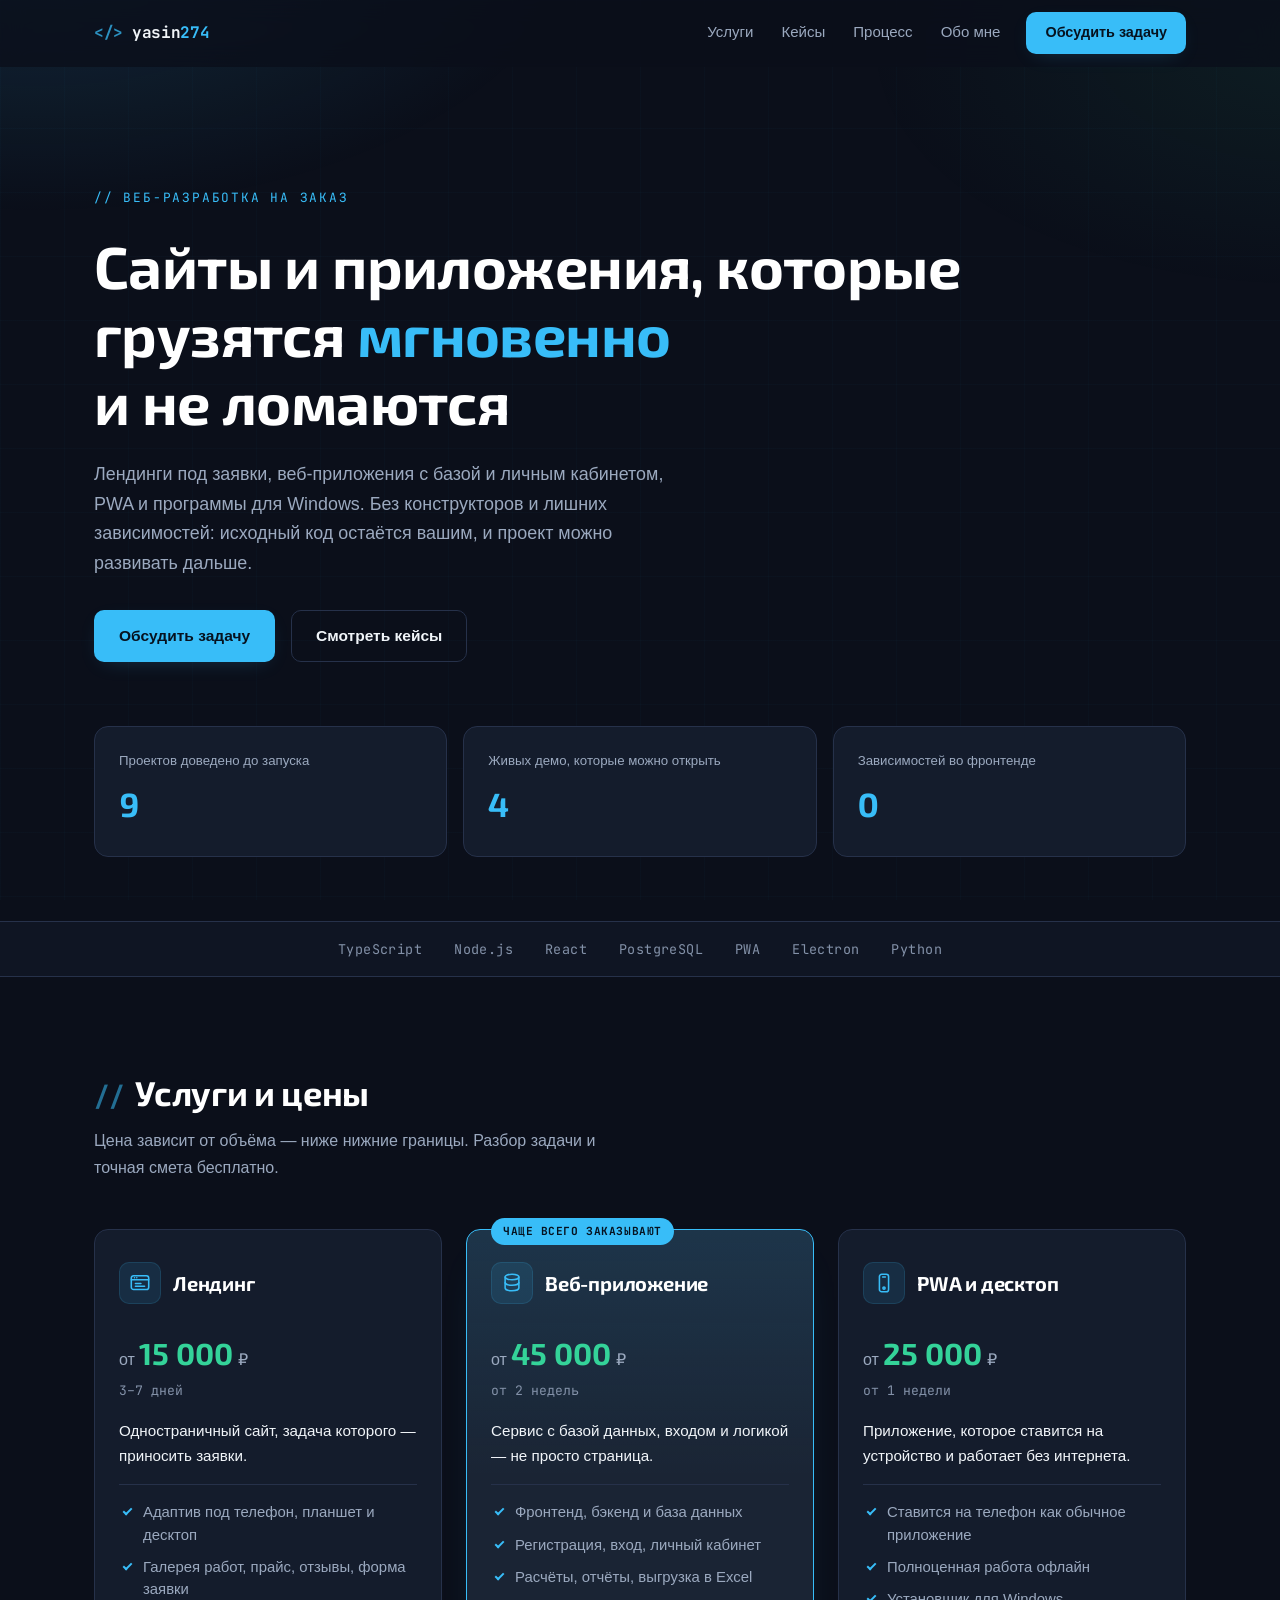
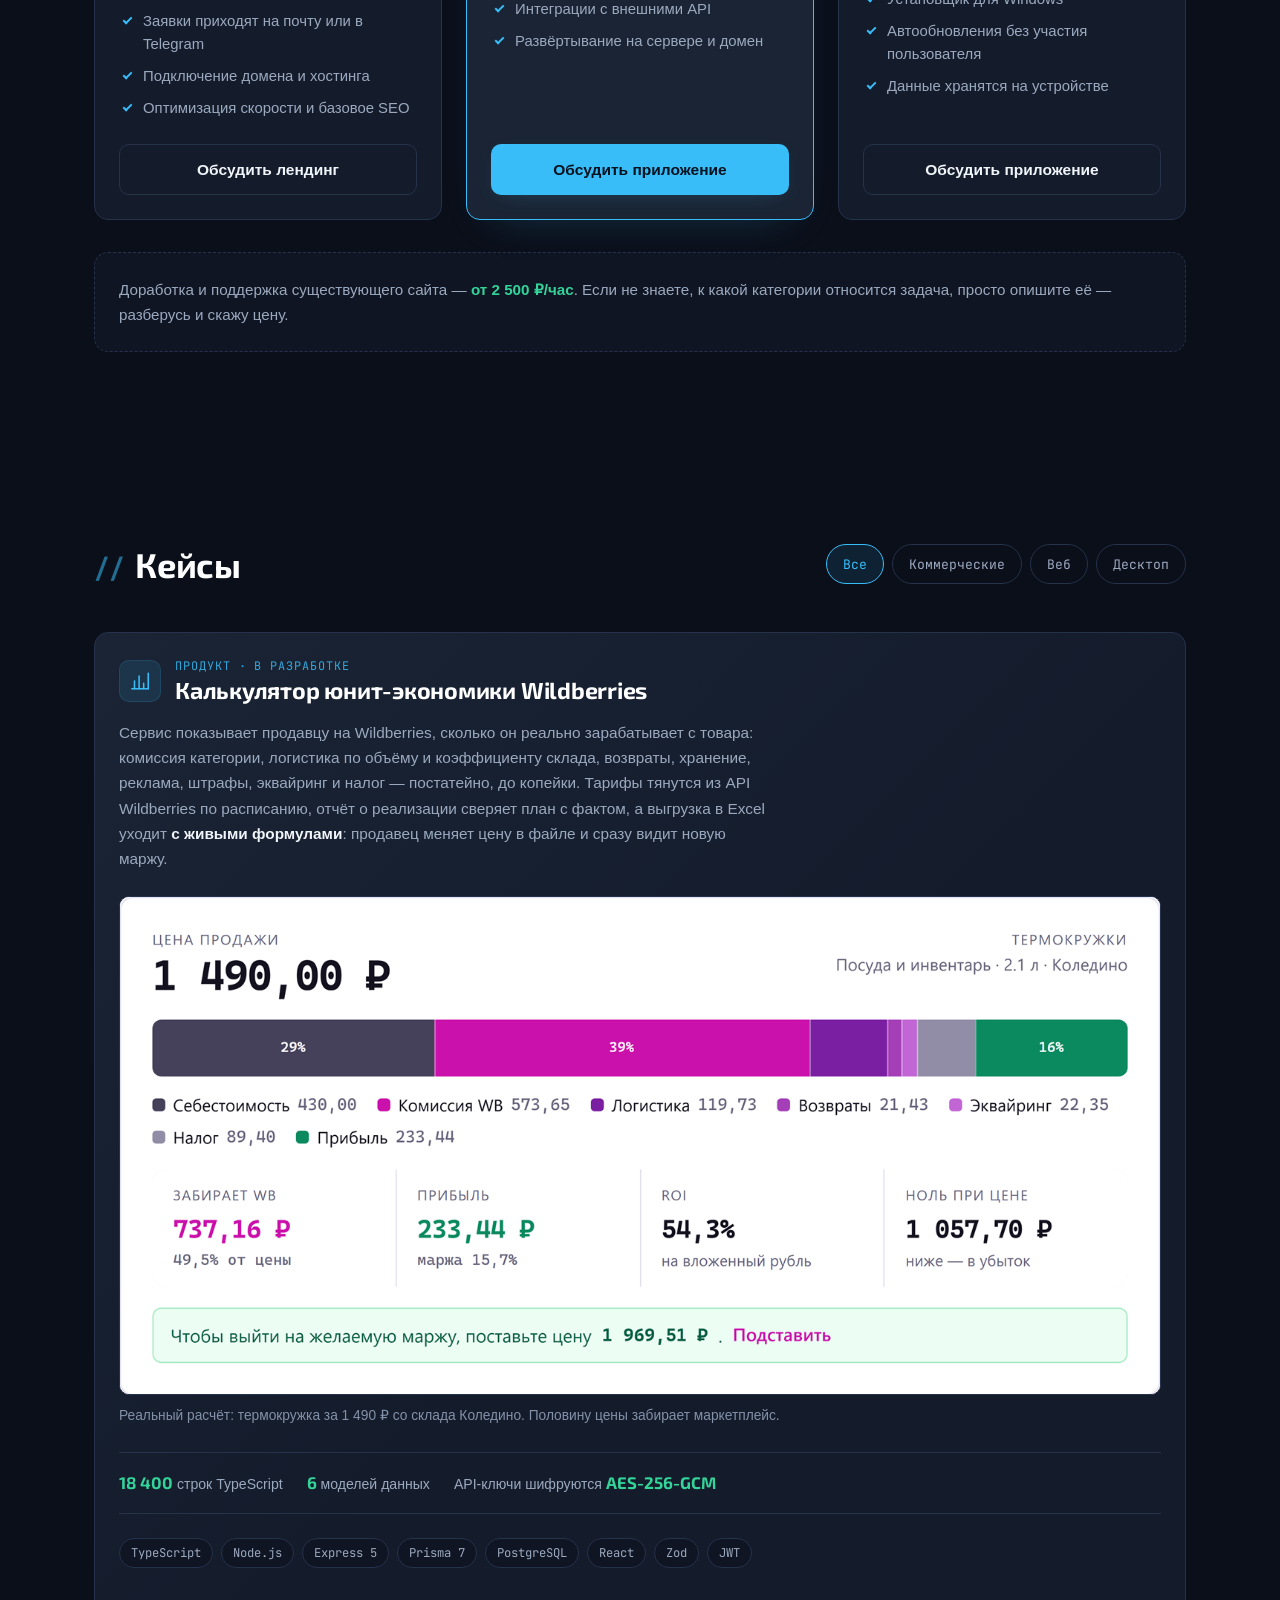
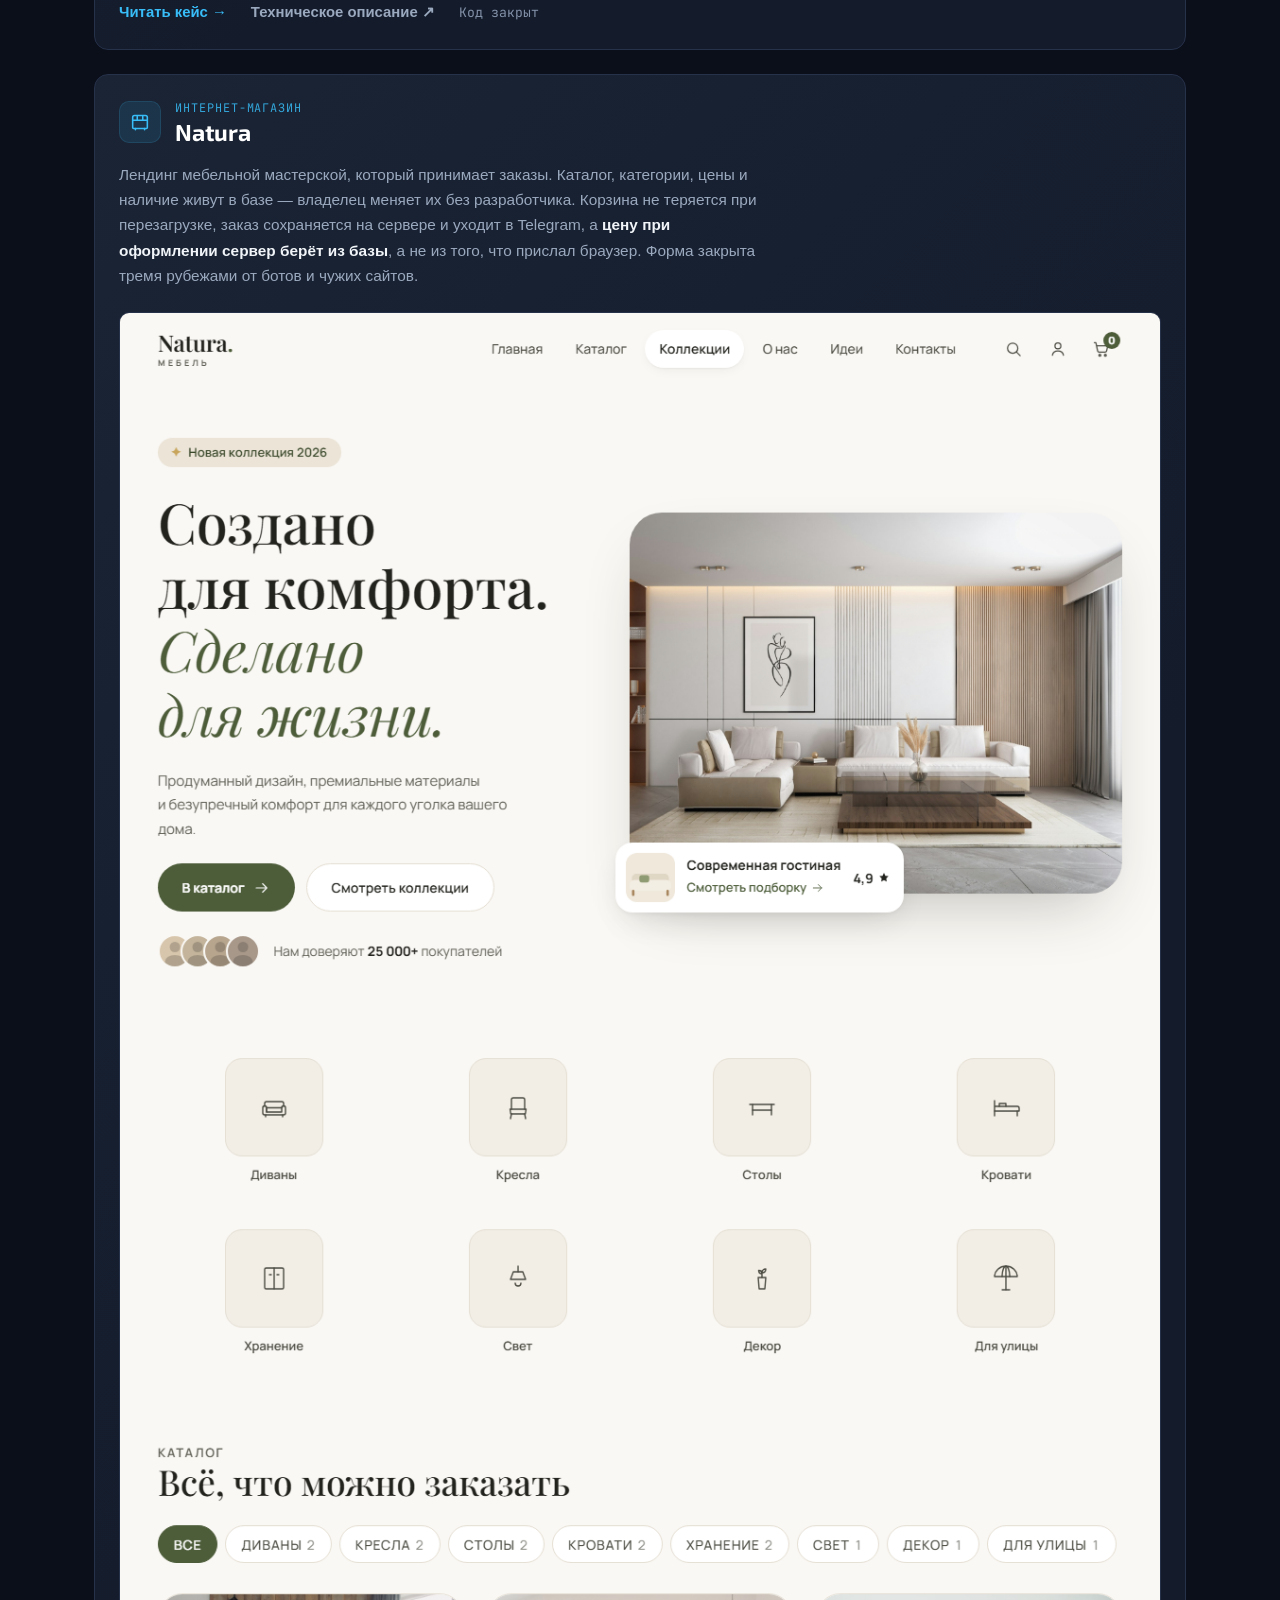
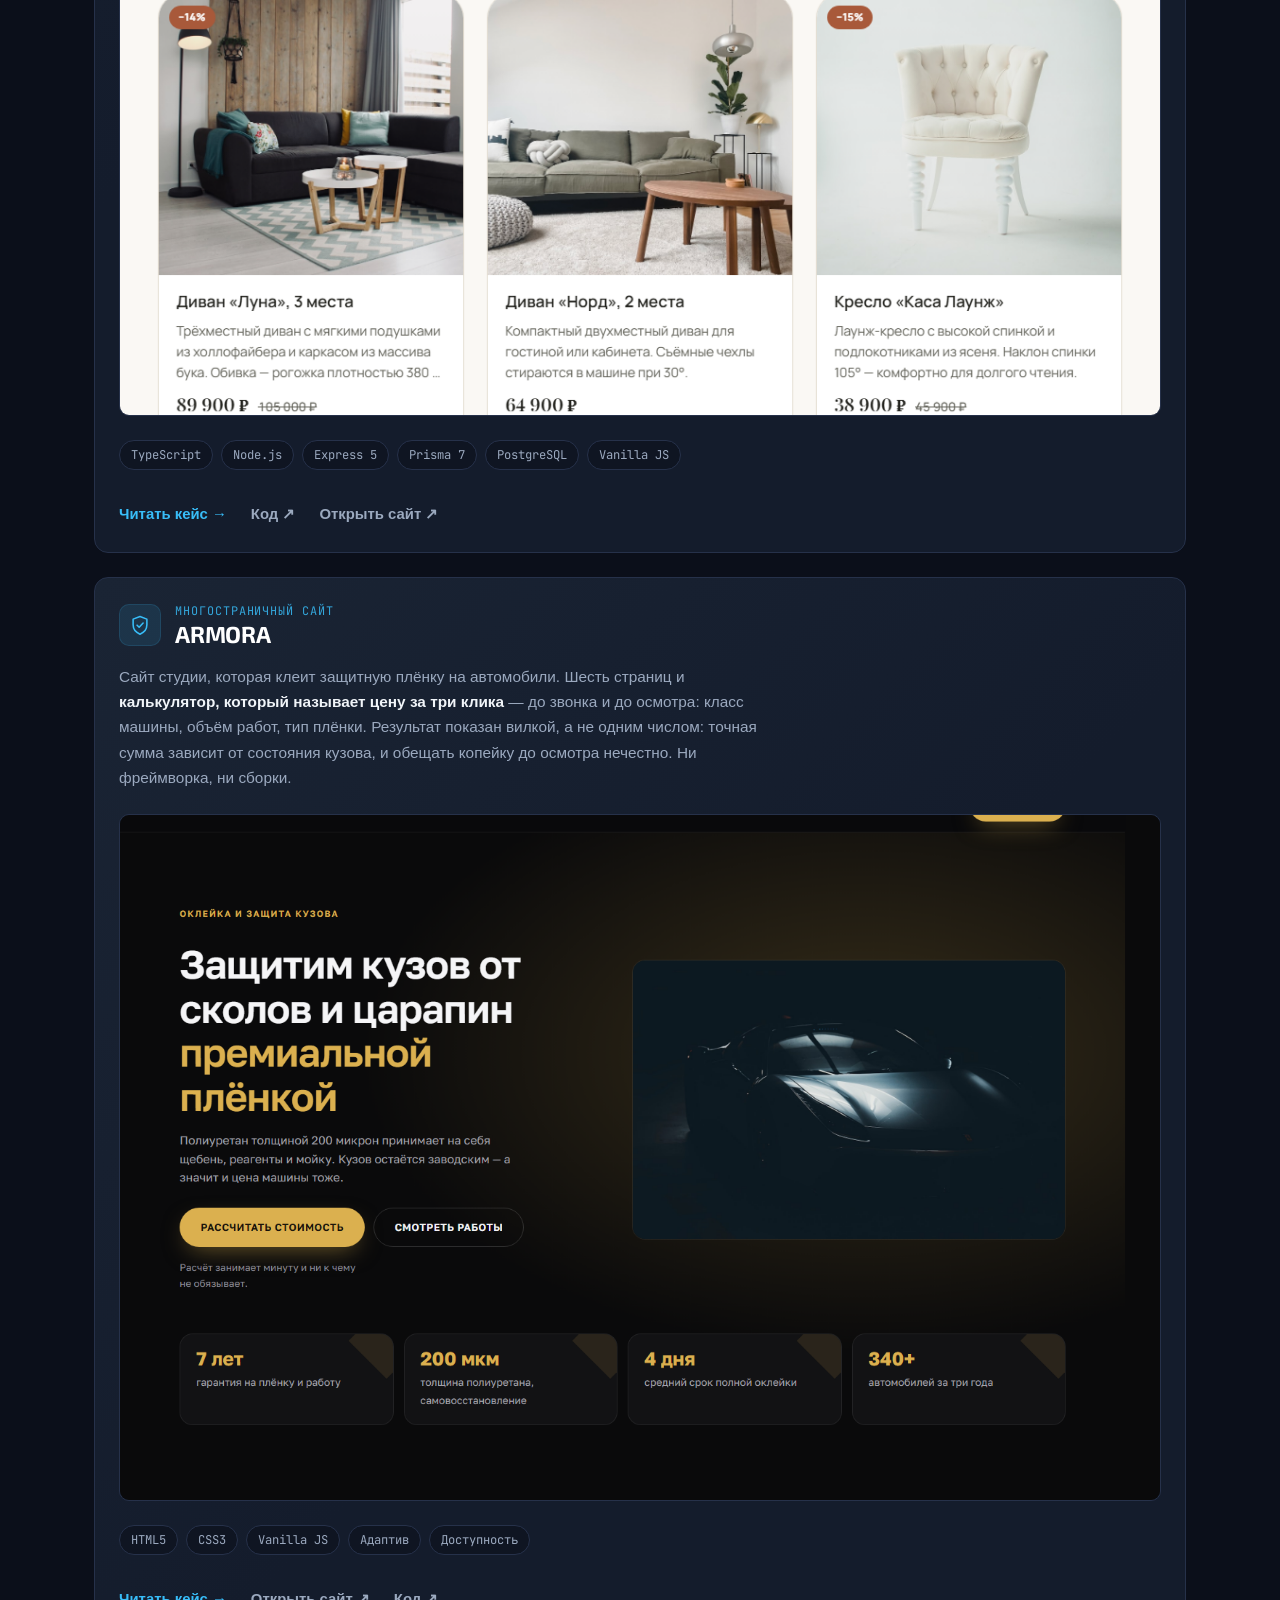
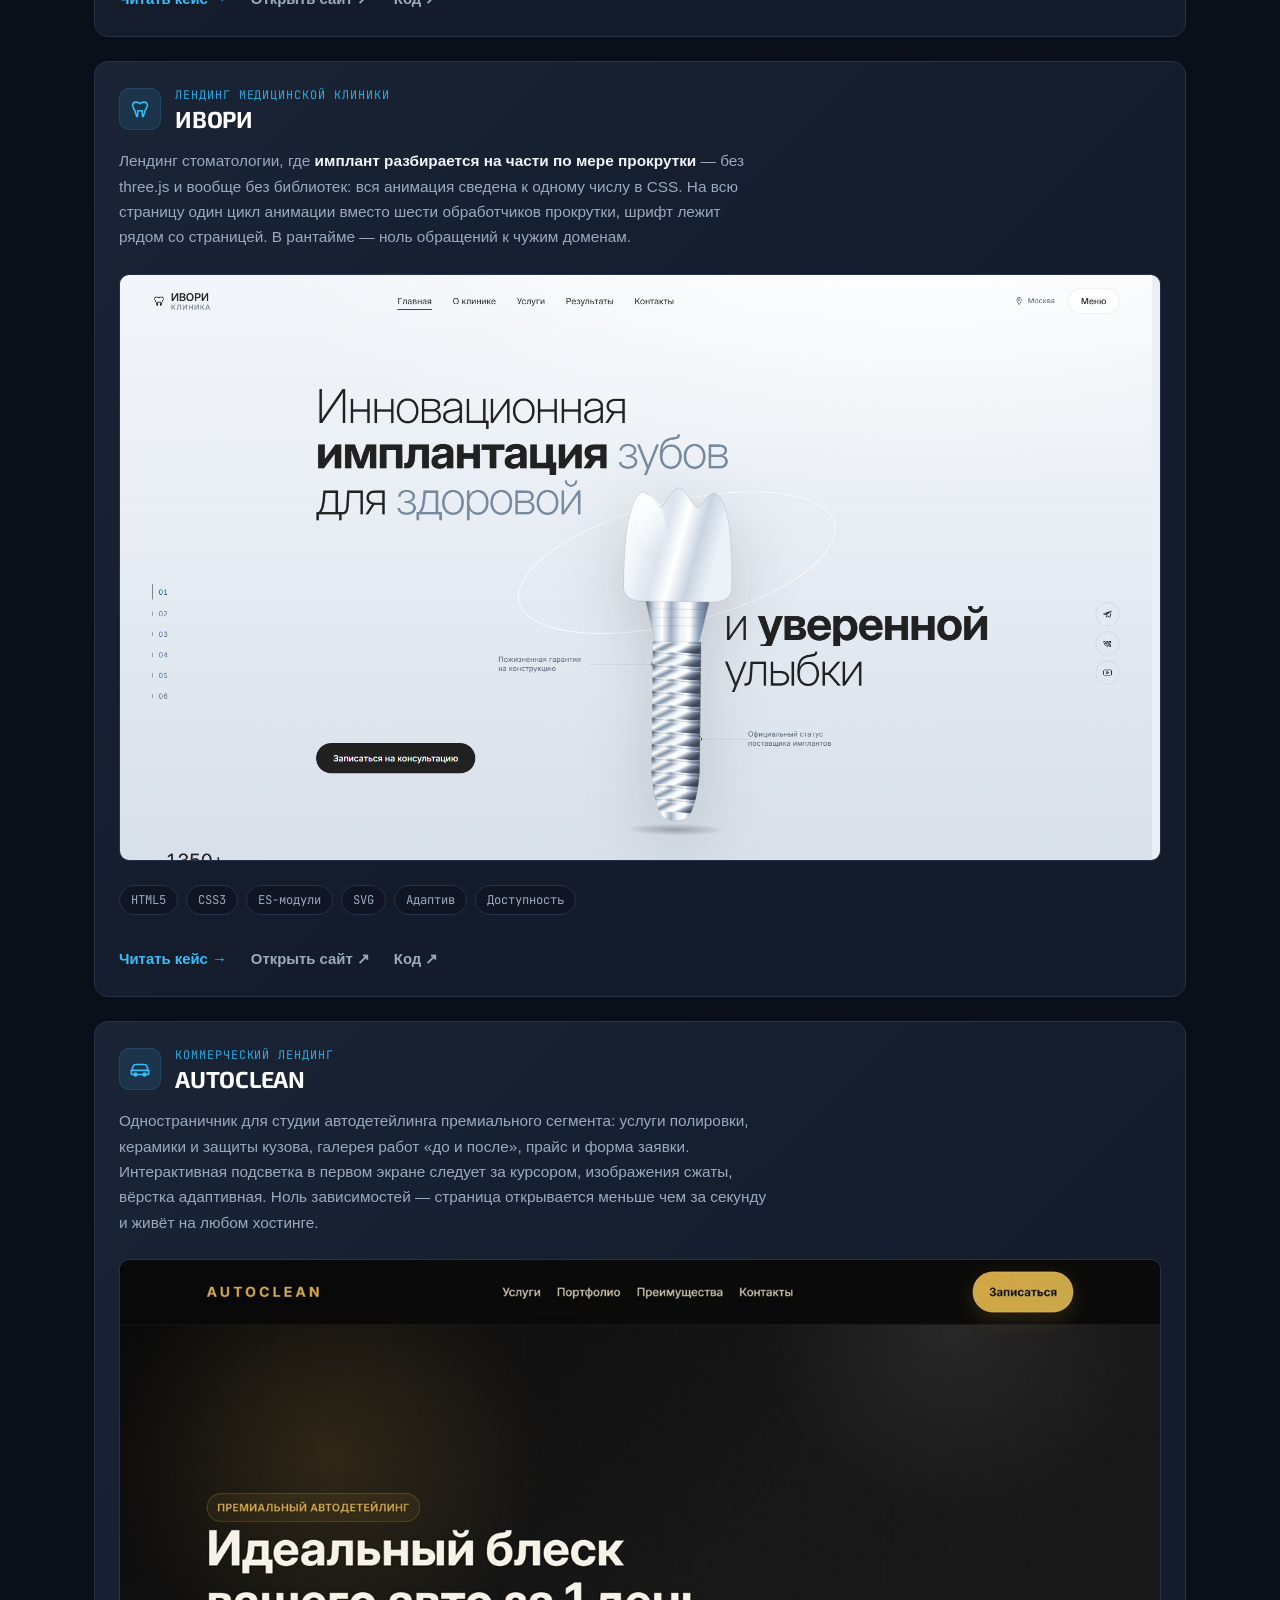
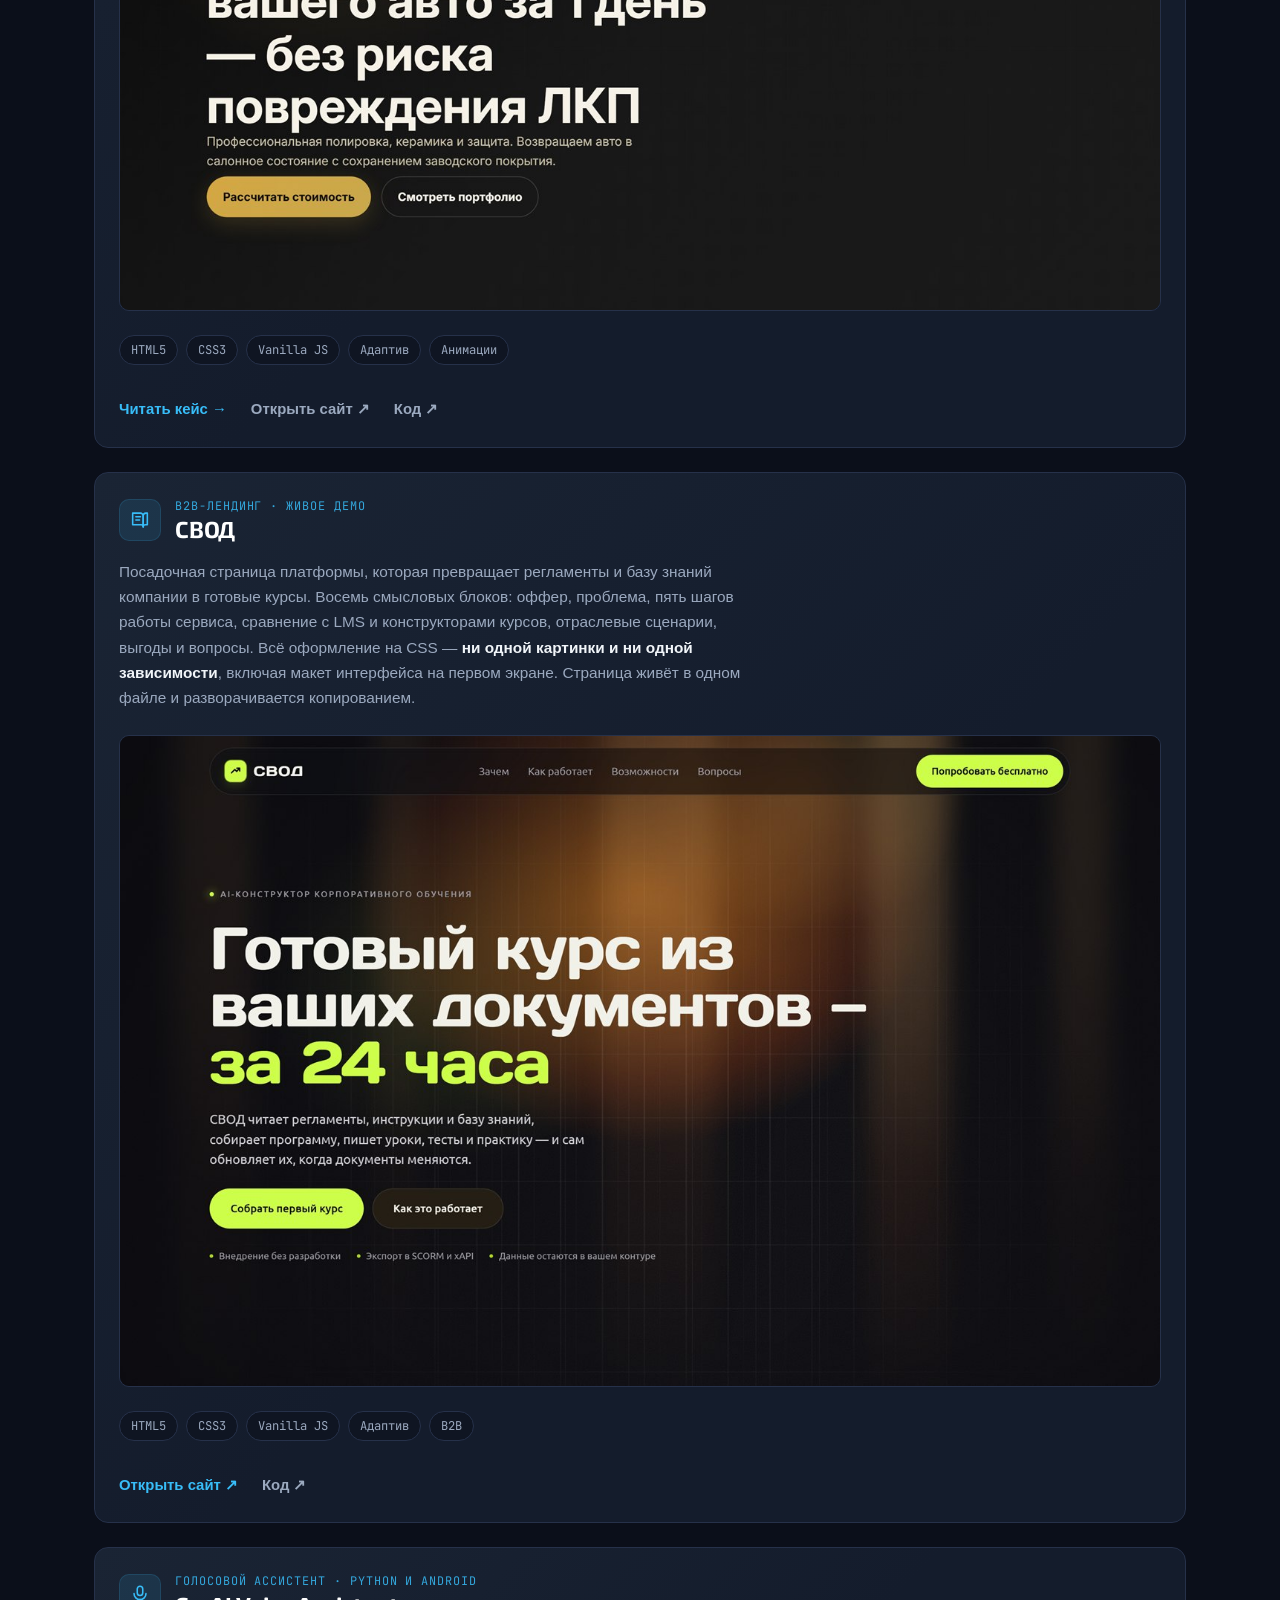
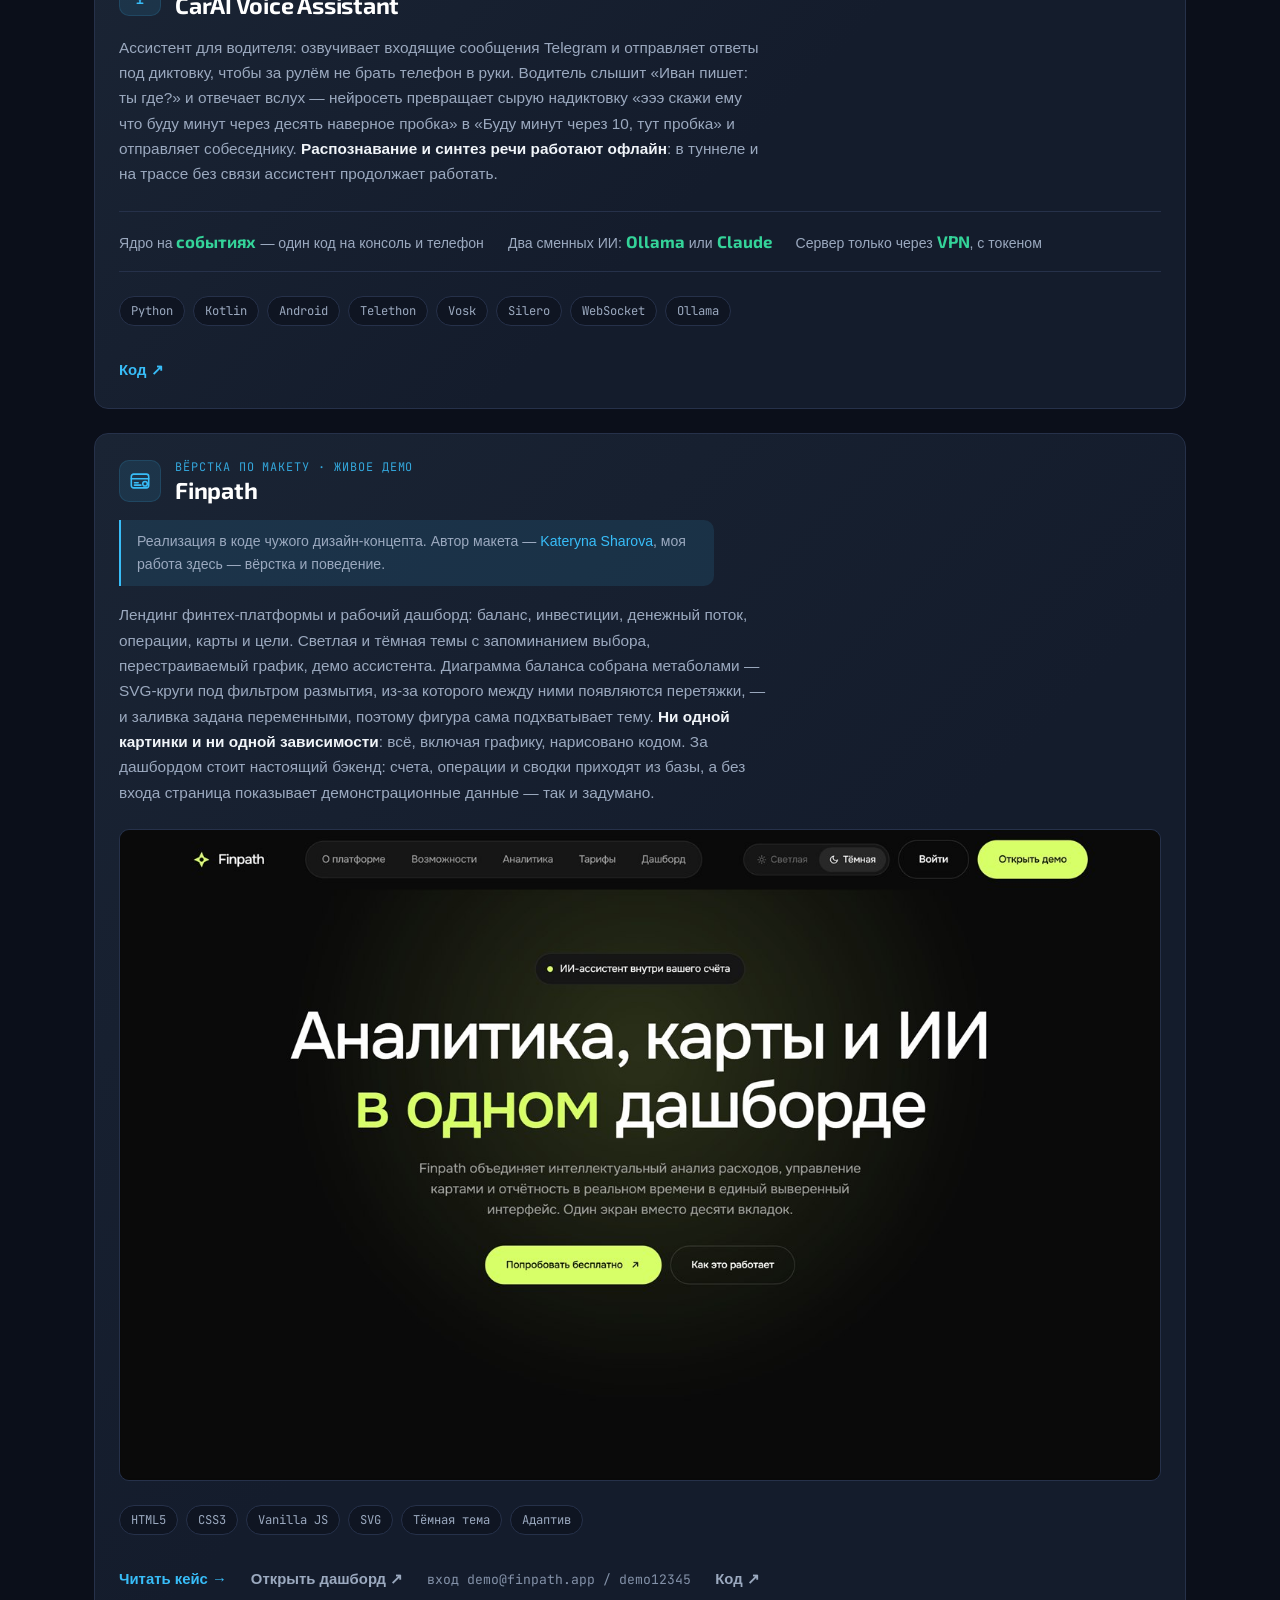
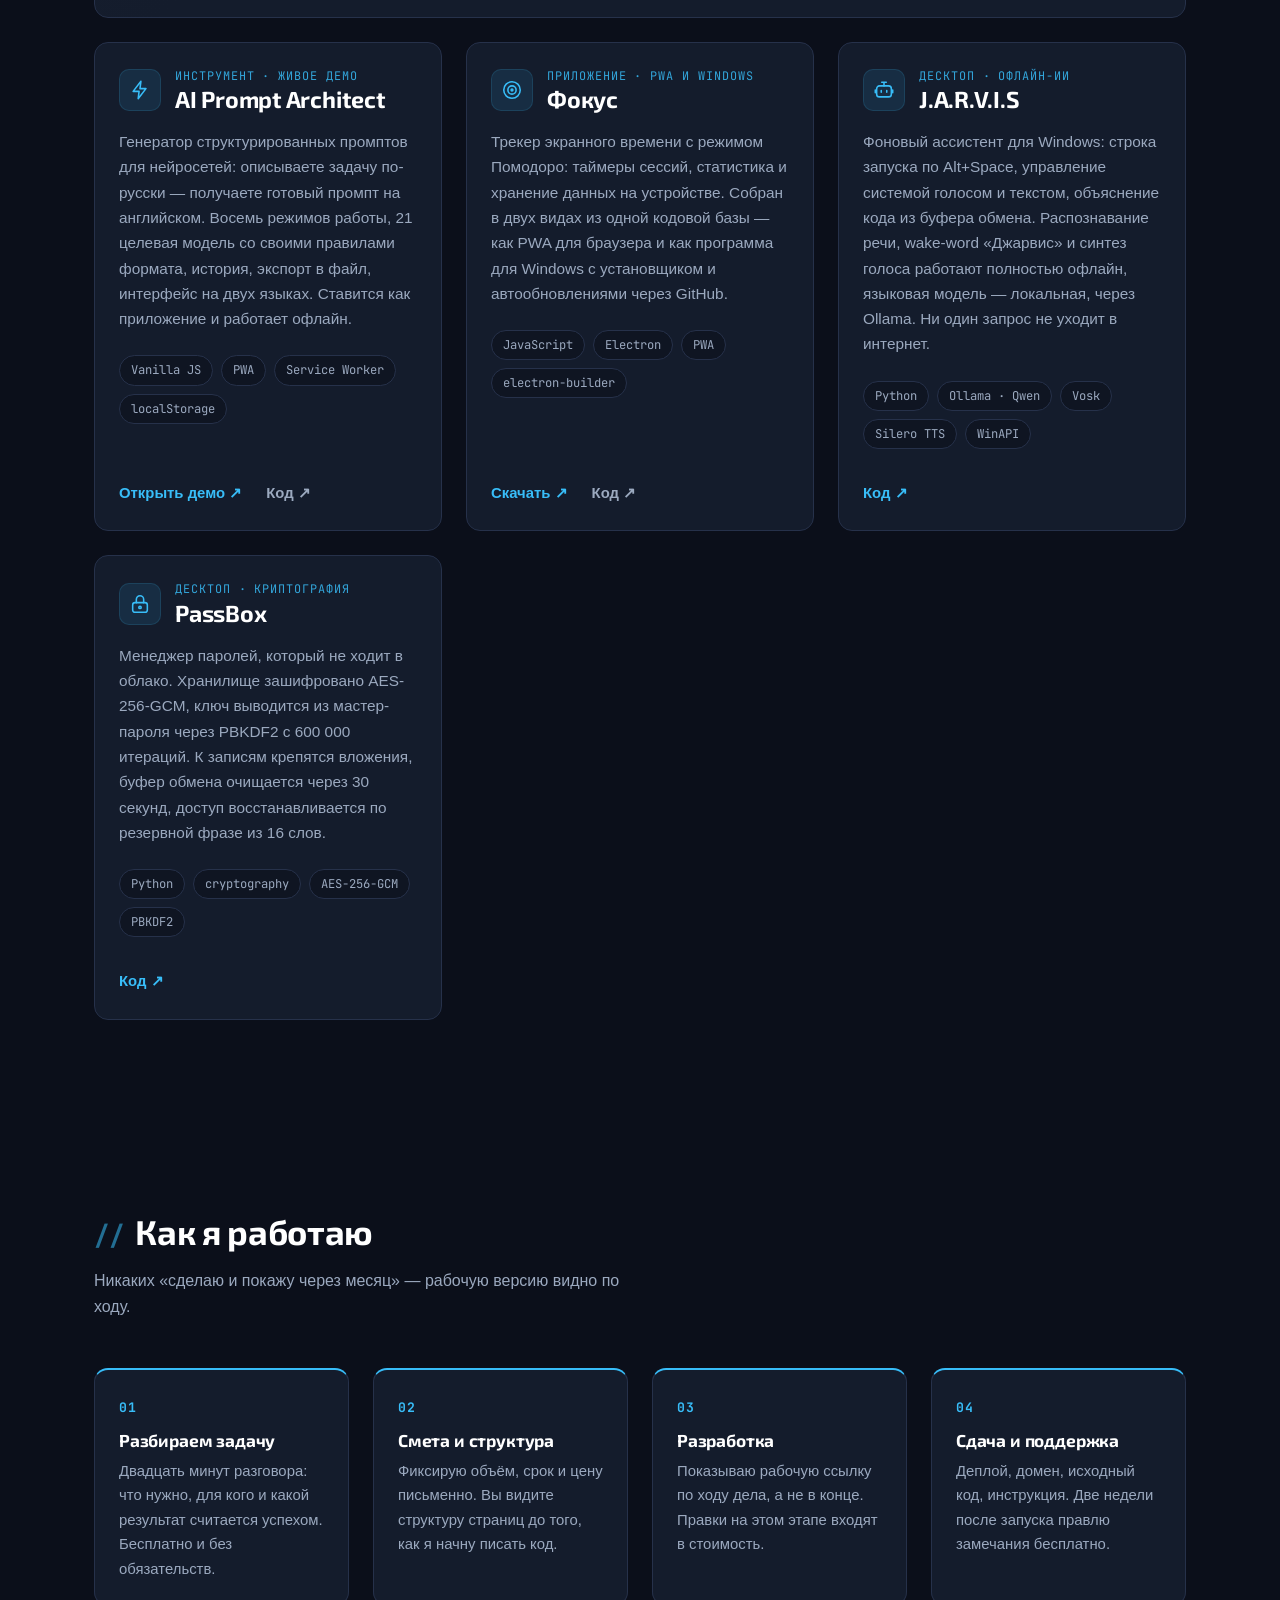
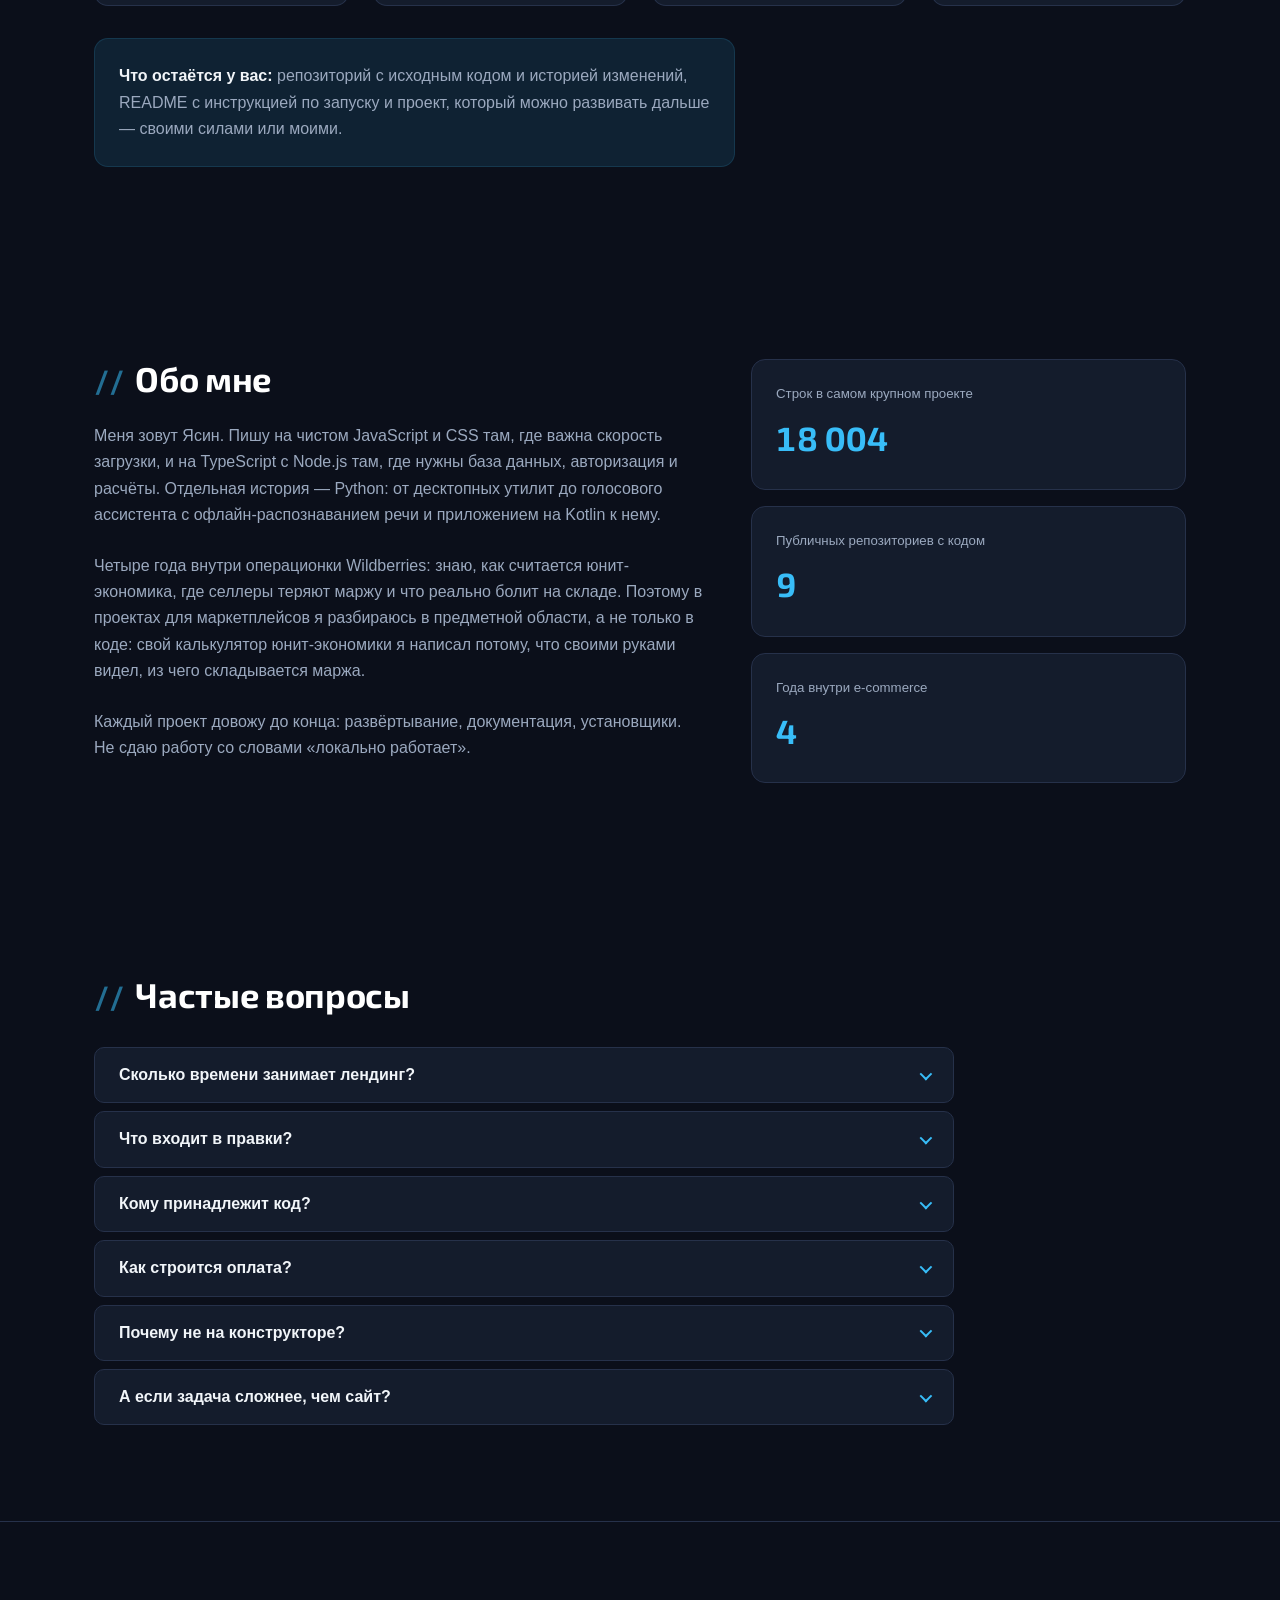
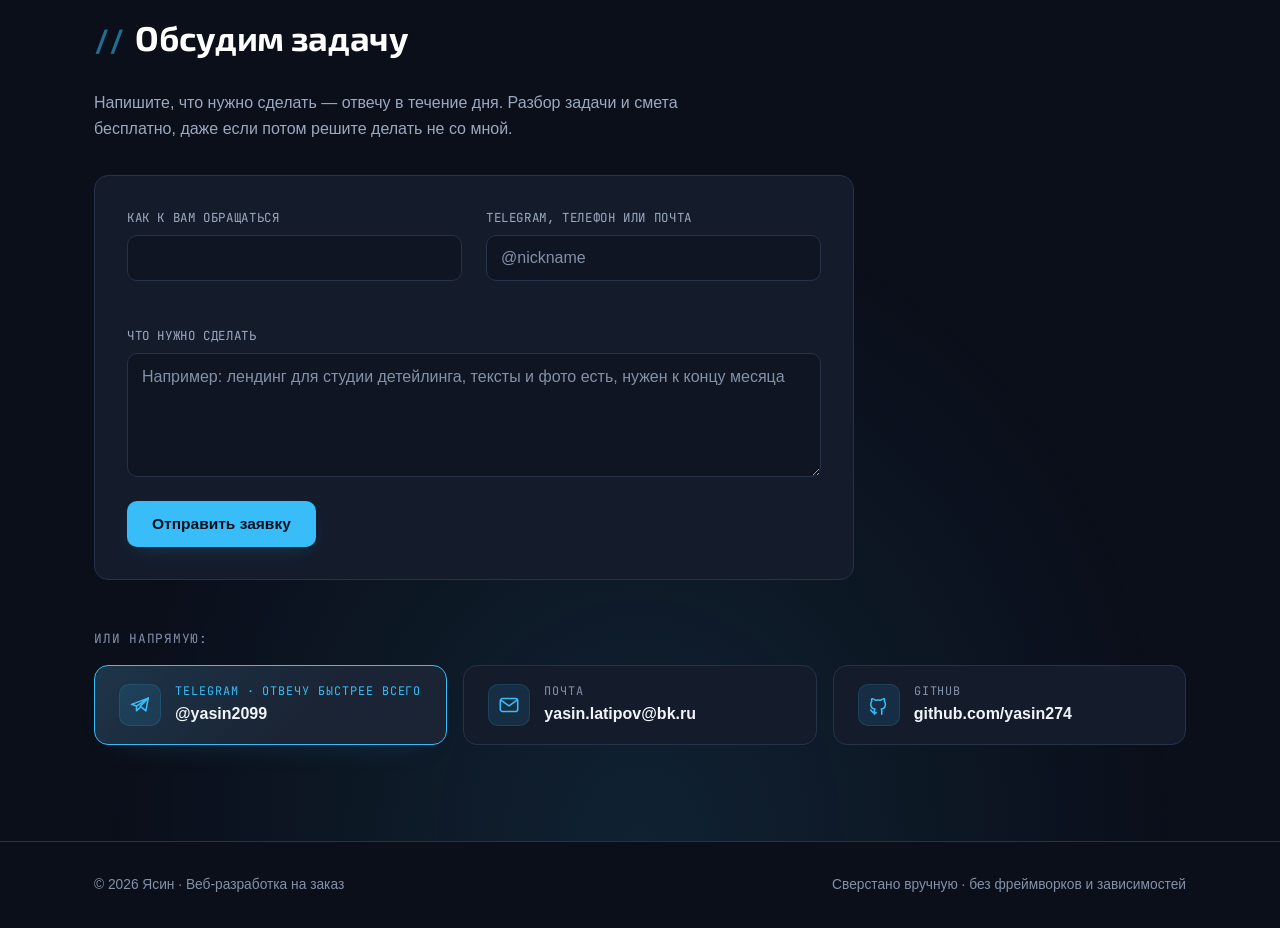
<file: index.html>
<!DOCTYPE html>
<html lang="ru">
<head>
  <meta charset="UTF-8">
  <meta name="viewport" content="width=device-width, initial-scale=1.0">
  <title>Ясин — разработка сайтов и веб-приложений на заказ</title>
  <meta name="description" content="Разработка лендингов, веб-приложений и PWA на заказ. Ручная вёрстка без конструкторов, TypeScript и Node.js для бэкенда. Смета бесплатно, исходный код остаётся у вас.">

  <meta name="theme-color" content="#0b0f1a">
  <meta property="og:type" content="website">
  <meta property="og:title" content="Ясин — разработка сайтов и веб-приложений на заказ">
  <meta property="og:description" content="Лендинги под заявки, веб-приложения с базой и авторизацией, PWA и десктоп-программы. Код остаётся вашим.">
  <meta property="og:url" content="https://yasin274.github.io/">

  <link rel="icon" href="data:image/svg+xml,%3Csvg xmlns='http://www.w3.org/2000/svg' viewBox='0 0 32 32'%3E%3Crect width='32' height='32' rx='7' fill='%230b0f1a'/%3E%3Cpath d='M11 11l-4 5 4 5M21 11l4 5-4 5M18.5 8l-5 16' fill='none' stroke='%2338bdf8' stroke-width='2.2' stroke-linecap='round' stroke-linejoin='round'/%3E%3C/svg%3E">

  <link rel="stylesheet" href="fonts/fonts.css">
  <link rel="stylesheet" href="style.css">

  <!-- Reveal animations only apply when JS can undo them -->
  <script>document.documentElement.classList.add("js");</script>
</head>
<body>

  <a class="skip-link" href="#main">Перейти к содержанию</a>

  <!-- ===== NAV ===== -->
  <header class="nav" id="nav">
    <div class="nav-inner">
      <a class="nav-logo" href="#top" aria-label="На главную">
        <span class="nav-logo-mark" aria-hidden="true">&lt;/&gt;</span>
        <span class="nav-logo-text">yasin<span class="accent">274</span></span>
      </a>

      <nav class="nav-links" aria-label="Основная навигация">
        <a href="#services">Услуги</a>
        <a href="#cases">Кейсы</a>
        <a href="#process">Процесс</a>
        <a href="#about">Обо мне</a>
      </nav>

      <a class="btn btn-primary btn-sm nav-cta" href="#contact">Обсудить задачу</a>
    </div>
    <div class="scroll-progress" id="progress" aria-hidden="true"></div>
  </header>

  <main id="main">
    <span id="top"></span>

    <!-- ===== HERO ===== -->
    <section class="hero">
      <div class="wrap hero-inner">
        <p class="eyebrow reveal">// Веб-разработка на заказ</p>

        <h1 class="hero-title">
          <span class="line"><span>Сайты и приложения, которые</span></span>
          <span class="line"><span>грузятся <span class="accent-text">мгновенно</span></span></span>
          <span class="line"><span>и не ломаются</span></span>
        </h1>

        <p class="hero-lead reveal">
          Лендинги под заявки, веб-приложения с базой и личным кабинетом,
          PWA и программы для Windows. Без конструкторов и лишних
          зависимостей: исходный код остаётся вашим, и проект можно
          развивать дальше.
        </p>

        <div class="hero-actions reveal">
          <a class="btn btn-primary" href="#contact">Обсудить задачу</a>
          <a class="btn btn-ghost" href="#cases">Смотреть кейсы</a>
        </div>

        <dl class="hero-stats reveal">
          <div class="stat">
            <dt>Проектов доведено до запуска</dt>
            <dd>9</dd>
          </div>
          <div class="stat">
            <dt>Живых демо, которые можно открыть</dt>
            <dd>4</dd>
          </div>
          <div class="stat">
            <dt>Зависимостей во фронтенде</dt>
            <dd>0</dd>
          </div>
        </dl>
      </div>

      <div class="tech-strip reveal" aria-label="Технологии">
        <div class="wrap tech-strip-inner">
          <span>TypeScript</span>
          <span>Node.js</span>
          <span>React</span>
          <span>PostgreSQL</span>
          <span>PWA</span>
          <span>Electron</span>
          <span>Python</span>
        </div>
      </div>
    </section>

    <!-- ===== SERVICES ===== -->
    <section class="section" id="services">
      <div class="wrap">
        <header class="section-head reveal">
          <h2 class="section-title"><span class="title-decor">//</span> Услуги и цены</h2>
          <p class="section-sub">
            Цена зависит от объёма — ниже нижние границы. Разбор задачи и точная
            смета бесплатно.
          </p>
        </header>

        <div class="tiers">

          <article class="tier reveal">
            <div class="tier-head">
              <span class="tier-icon" aria-hidden="true">
                <svg viewBox="0 0 24 24" fill="none" stroke="currentColor" stroke-width="1.7" stroke-linecap="round" stroke-linejoin="round">
                  <rect x="2.5" y="4" width="19" height="15" rx="2.5"/>
                  <path d="M2.5 8.5h19"/><path d="M6 6.2h.01M8.5 6.2h.01"/>
                  <path d="M7 12.5h6M7 15.5h10"/>
                </svg>
              </span>
              <h3 class="tier-name">Лендинг</h3>
            </div>
            <p class="tier-price">от <b>15 000</b> ₽</p>
            <p class="tier-term">3–7 дней</p>
            <p class="tier-desc">
              Одностраничный сайт, задача которого — приносить заявки.
            </p>
            <ul class="tier-list">
              <li>Адаптив под телефон, планшет и десктоп</li>
              <li>Галерея работ, прайс, отзывы, форма заявки</li>
              <li>Заявки приходят на почту или в Telegram</li>
              <li>Подключение домена и хостинга</li>
              <li>Оптимизация скорости и базовое SEO</li>
            </ul>
            <a class="btn btn-ghost btn-block" href="#contact">Обсудить лендинг</a>
          </article>

          <article class="tier tier-featured reveal">
            <div class="tier-badge">Чаще всего заказывают</div>
            <div class="tier-head">
              <span class="tier-icon" aria-hidden="true">
                <svg viewBox="0 0 24 24" fill="none" stroke="currentColor" stroke-width="1.7" stroke-linecap="round" stroke-linejoin="round">
                  <ellipse cx="12" cy="5.5" rx="7.5" ry="3"/>
                  <path d="M4.5 5.5v6c0 1.66 3.36 3 7.5 3s7.5-1.34 7.5-3v-6"/>
                  <path d="M4.5 11.5v6c0 1.66 3.36 3 7.5 3s7.5-1.34 7.5-3v-6"/>
                </svg>
              </span>
              <h3 class="tier-name">Веб-приложение</h3>
            </div>
            <p class="tier-price">от <b>45 000</b> ₽</p>
            <p class="tier-term">от 2 недель</p>
            <p class="tier-desc">
              Сервис с базой данных, входом и логикой — не просто страница.
            </p>
            <ul class="tier-list">
              <li>Фронтенд, бэкенд и база данных</li>
              <li>Регистрация, вход, личный кабинет</li>
              <li>Расчёты, отчёты, выгрузка в Excel</li>
              <li>Интеграции с внешними API</li>
              <li>Развёртывание на сервере и домен</li>
            </ul>
            <a class="btn btn-primary btn-block" href="#contact">Обсудить приложение</a>
          </article>

          <article class="tier reveal">
            <div class="tier-head">
              <span class="tier-icon" aria-hidden="true">
                <svg viewBox="0 0 24 24" fill="none" stroke="currentColor" stroke-width="1.7" stroke-linecap="round" stroke-linejoin="round">
                  <rect x="7" y="2.5" width="10" height="19" rx="2.5"/>
                  <path d="M10.5 5.5h3"/><circle cx="12" cy="17.5" r="1.2"/>
                </svg>
              </span>
              <h3 class="tier-name">PWA и десктоп</h3>
            </div>
            <p class="tier-price">от <b>25 000</b> ₽</p>
            <p class="tier-term">от 1 недели</p>
            <p class="tier-desc">
              Приложение, которое ставится на устройство и работает без интернета.
            </p>
            <ul class="tier-list">
              <li>Ставится на телефон как обычное приложение</li>
              <li>Полноценная работа офлайн</li>
              <li>Установщик для Windows</li>
              <li>Автообновления без участия пользователя</li>
              <li>Данные хранятся на устройстве</li>
            </ul>
            <a class="btn btn-ghost btn-block" href="#contact">Обсудить приложение</a>
          </article>

        </div>

        <p class="tiers-note reveal">
          Доработка и поддержка существующего сайта — <b>от 2 500 ₽/час</b>.
          Если не знаете, к какой категории относится задача, просто опишите её —
          разберусь и скажу цену.
        </p>
      </div>
    </section>

    <!-- ===== CASES ===== -->
    <section class="section" id="cases">
      <div class="wrap">
        <header class="section-head reveal">
          <h2 class="section-title"><span class="title-decor">//</span> Кейсы</h2>
          <div class="filters" role="group" aria-label="Фильтр проектов">
            <button type="button" class="filter is-active" data-filter="all">Все</button>
            <button type="button" class="filter" data-filter="commercial">Коммерческие</button>
            <button type="button" class="filter" data-filter="web">Веб</button>
            <button type="button" class="filter" data-filter="desktop">Десктоп</button>
          </div>
        </header>

        <div class="cases" id="cases-grid">

          <!-- 1. WB unit economics -->
          <article class="case case-wide reveal" data-category="commercial web">
            <div class="case-top">
              <span class="case-icon" aria-hidden="true">
                <svg viewBox="0 0 24 24" fill="none" stroke="currentColor" stroke-width="1.7" stroke-linecap="round" stroke-linejoin="round">
                  <path d="M3 20.5h18"/>
                  <path d="M6 20.5V12M11 20.5V6.5M16 20.5v-6M21 20.5V3.5"/>
                </svg>
              </span>
              <div>
                <p class="case-kicker">Продукт · в разработке</p>
                <h3 class="case-title">Калькулятор юнит-экономики Wildberries</h3>
              </div>
            </div>

            <p class="case-text">
              Сервис показывает продавцу на Wildberries, сколько он реально
              зарабатывает с товара: комиссия категории, логистика по объёму
              и коэффициенту склада, возвраты, хранение, реклама, штрафы,
              эквайринг и налог — постатейно, до копейки. Тарифы тянутся
              из API Wildberries по расписанию, отчёт о реализации
              сверяет план с фактом, а выгрузка в Excel уходит
              <b>с живыми формулами</b>: продавец меняет цену в файле
              и сразу видит новую маржу.
            </p>

            <figure class="case-media">
              <img src="images/wb-calc-summary.png" width="1400" height="670"
                   loading="lazy" decoding="async"
                   alt="Сводка расчёта: цена 1 490 ₽, Wildberries забирает 737,16 ₽ — это 49,5% от цены, прибыль 233,44 ₽, маржа 15,7%, ROI 54,3%, точка нуля 1 057,70 ₽">
              <figcaption>
                Реальный расчёт: термокружка за 1 490 ₽ со склада Коледино.
                Половину цены забирает маркетплейс.
              </figcaption>
            </figure>

            <ul class="case-facts">
              <li><b>18 400</b> строк TypeScript</li>
              <li><b>6</b> моделей данных</li>
              <li>API-ключи шифруются <b>AES-256-GCM</b></li>
            </ul>

            <ul class="case-tags">
              <li>TypeScript</li><li>Node.js</li><li>Express 5</li>
              <li>Prisma 7</li><li>PostgreSQL</li><li>React</li><li>Zod</li><li>JWT</li>
            </ul>

            <div class="case-links">
              <a class="link-primary" href="case-wb.html">Читать кейс →</a>
              <a class="link-code" href="https://github.com/yasin274/wb-unit-economics-showcase" target="_blank" rel="noopener">Техническое описание ↗</a>
              <span class="link-muted">Код закрыт</span>
            </div>
          </article>

          <!-- 2. Natura -->
          <article class="case case-wide reveal" data-category="commercial web">
            <div class="case-top">
              <span class="case-icon" aria-hidden="true">
                <svg viewBox="0 0 24 24" fill="none" stroke="currentColor" stroke-width="1.7" stroke-linecap="round" stroke-linejoin="round">
                  <path d="M4 10h16v8a1 1 0 01-1 1H5a1 1 0 01-1-1z"/>
                  <path d="M4 10V7a2 2 0 012-2h12a2 2 0 012 2v3"/>
                  <path d="M9 10V6M15 10V6M7 19v1.5M17 19v1.5"/>
                </svg>
              </span>
              <div>
                <p class="case-kicker">Интернет-магазин</p>
                <h3 class="case-title">Natura</h3>
              </div>
            </div>

            <p class="case-text">
              Лендинг мебельной мастерской, который принимает заказы. Каталог,
              категории, цены и наличие живут в базе — владелец меняет их
              без разработчика. Корзина не теряется при перезагрузке, заказ
              сохраняется на сервере и уходит в Telegram, а <b>цену при
              оформлении сервер берёт из базы</b>, а не из того, что прислал
              браузер. Форма закрыта тремя рубежами от ботов и чужих сайтов.
            </p>

            <figure class="case-media">
              <img src="images/natura-catalog.png" width="1100" height="1800"
                   loading="lazy" decoding="async"
                   alt="Главная страница Natura: первый экран с фотографией светлой гостиной, плитки категорий мебели и каталог с фильтрами по категориям, карточками товаров, ценами и скидками">
            </figure>

            <ul class="case-tags">
              <li>TypeScript</li><li>Node.js</li><li>Express 5</li>
              <li>Prisma 7</li><li>PostgreSQL</li><li>Vanilla JS</li>
            </ul>

            <div class="case-links">
              <a class="link-primary" href="case-natura.html">Читать кейс →</a>
              <a class="link-code" href="https://github.com/yasin274/natura-landing" target="_blank" rel="noopener">Код ↗</a>
              <a class="link-code" href="https://natura-landing.vercel.app" target="_blank" rel="noopener">Открыть сайт ↗</a>
            </div>
          </article>

          <!-- 3. ARMORA -->
          <article class="case case-wide reveal" data-category="commercial web">
            <div class="case-top">
              <span class="case-icon" aria-hidden="true">
                <svg viewBox="0 0 24 24" fill="none" stroke="currentColor" stroke-width="1.7" stroke-linecap="round" stroke-linejoin="round">
                  <path d="M12 2.8l7.5 2.8v6.2c0 4.5-3.1 8.4-7.5 10.2-4.4-1.8-7.5-5.7-7.5-10.2V5.6z"/>
                  <path d="M8.8 12.2l2.3 2.3 4.3-4.6"/>
                </svg>
              </span>
              <div>
                <p class="case-kicker">Многостраничный сайт</p>
                <h3 class="case-title">ARMORA</h3>
              </div>
            </div>

            <p class="case-text">
              Сайт студии, которая клеит защитную плёнку на автомобили. Шесть
              страниц и <b>калькулятор, который называет цену за три клика</b> —
              до звонка и до осмотра: класс машины, объём работ, тип плёнки.
              Результат показан вилкой, а не одним числом: точная сумма зависит
              от состояния кузова, и обещать копейку до осмотра нечестно.
              Ни фреймворка, ни сборки.
            </p>

            <figure class="case-media">
              <img src="images/armora-hero.png" width="1432" height="942"
                   loading="lazy" decoding="async"
                   alt="Первый экран сайта ARMORA: тёмный фон с золотым заревом, заголовок про защиту кузова плёнкой, кнопки расчёта и перехода к работам, справа тёмный спортивный автомобиль">
            </figure>

            <ul class="case-tags">
              <li>HTML5</li><li>CSS3</li><li>Vanilla JS</li>
              <li>Адаптив</li><li>Доступность</li>
            </ul>

            <div class="case-links">
              <a class="link-primary" href="case-armora.html">Читать кейс →</a>
              <a class="link-code" href="https://armora-eight.vercel.app" target="_blank" rel="noopener">Открыть сайт ↗</a>
              <a class="link-code" href="https://github.com/yasin274/armora" target="_blank" rel="noopener">Код ↗</a>
            </div>
          </article>

          <!-- 4. ИВОРИ -->
          <article class="case case-wide reveal" data-category="commercial web">
            <div class="case-top">
              <span class="case-icon" aria-hidden="true">
                <svg viewBox="0 0 24 24" fill="none" stroke="currentColor" stroke-width="1.7" stroke-linecap="round" stroke-linejoin="round">
                  <path d="M4 8C4 5.4 5.9 4.5 8 4.5C10.3 4.5 11.3 5.5 12 6.3C12.7 5.5 13.7 4.5 16 4.5C18.1 4.5 20 5.4 20 8C20 10.6 18.4 12.2 17.5 14C17 16.2 16.3 18.2 15.5 20C15.1 20.6 14.8 20.5 14.7 19.9C14.4 18 14.5 15.8 14.5 14L9.5 14C9.5 15.8 9.6 18 9.3 19.9C9.2 20.5 8.9 20.6 8.5 20C7.7 18.2 7 16.2 6.5 14C5.6 12.2 4 10.6 4 8Z"/>
                </svg>
              </span>
              <div>
                <p class="case-kicker">Лендинг медицинской клиники</p>
                <h3 class="case-title">ИВОРИ</h3>
              </div>
            </div>

            <p class="case-text">
              Лендинг стоматологии, где <b>имплант разбирается на части по мере
              прокрутки</b> — без three.js и вообще без библиотек: вся анимация
              сведена к одному числу в CSS. На всю страницу один цикл анимации
              вместо шести обработчиков прокрутки, шрифт лежит рядом со
              страницей. В рантайме — ноль обращений к чужим доменам.
            </p>

            <figure class="case-media">
              <img src="images/ivory-hero.png" width="1920" height="1080"
                   loading="lazy" decoding="async"
                   alt="Первый экран лендинга ИВОРИ: светло-голубой фон, крупный заголовок про имплантацию зубов, в центре реалистичный зубной имплант с коронкой и тонкими линиями-выносками, внизу тёмная кнопка записи на консультацию">
            </figure>

            <ul class="case-tags">
              <li>HTML5</li><li>CSS3</li><li>ES-модули</li>
              <li>SVG</li><li>Адаптив</li><li>Доступность</li>
            </ul>

            <div class="case-links">
              <a class="link-primary" href="case-ivory.html">Читать кейс →</a>
              <a class="link-code" href="https://ivory-dental-alpha.vercel.app" target="_blank" rel="noopener">Открыть сайт ↗</a>
              <a class="link-code" href="https://github.com/yasin274/ivory-dental" target="_blank" rel="noopener">Код ↗</a>
            </div>
          </article>

          <!-- 5. AUTOCLEAN -->
          <article class="case case-wide reveal" data-category="commercial web">
            <div class="case-top">
              <span class="case-icon" aria-hidden="true">
                <svg viewBox="0 0 24 24" fill="none" stroke="currentColor" stroke-width="1.7" stroke-linecap="round" stroke-linejoin="round">
                  <path d="M3 13.5l1.8-5A2.5 2.5 0 017.2 7h9.6a2.5 2.5 0 012.4 1.5l1.8 5"/>
                  <path d="M2.5 13.5h19v3.5a1 1 0 01-1 1h-17a1 1 0 01-1-1z"/>
                  <circle cx="7" cy="18" r="1.6"/><circle cx="17" cy="18" r="1.6"/>
                </svg>
              </span>
              <div>
                <p class="case-kicker">Коммерческий лендинг</p>
                <h3 class="case-title">AUTOCLEAN</h3>
              </div>
            </div>

            <p class="case-text">
              Одностраничник для студии автодетейлинга премиального сегмента:
              услуги полировки, керамики и защиты кузова, галерея работ
              «до и после», прайс и форма заявки. Интерактивная подсветка
              в первом экране следует за курсором, изображения сжаты,
              вёрстка адаптивная. Ноль зависимостей — страница открывается
              меньше чем за секунду и живёт на любом хостинге.
            </p>

            <figure class="case-media">
              <img src="images/autoclean.jpg" width="1400" height="875"
                   loading="lazy" decoding="async"
                   alt="Первый экран лендинга AUTOCLEAN: тёмный фон, золотой акцент, заголовок про полировку и защиту кузова, кнопки записи и перехода к портфолио">
            </figure>

            <ul class="case-tags">
              <li>HTML5</li><li>CSS3</li><li>Vanilla JS</li><li>Адаптив</li><li>Анимации</li>
            </ul>

            <div class="case-links">
              <a class="link-primary" href="case-autoclean.html">Читать кейс →</a>
              <a class="link-code" href="https://yasin274.github.io/auto-detailing-landing/" target="_blank" rel="noopener">Открыть сайт ↗</a>
              <a class="link-code" href="https://github.com/yasin274/auto-detailing-landing" target="_blank" rel="noopener">Код ↗</a>
            </div>
          </article>

          <!-- 3. СВОД -->
          <article class="case case-wide reveal" data-category="commercial web">
            <div class="case-top">
              <span class="case-icon" aria-hidden="true">
                <svg viewBox="0 0 24 24" fill="none" stroke="currentColor" stroke-width="1.7" stroke-linecap="round" stroke-linejoin="round">
                  <path d="M4 4.5h8.5a3 3 0 013 3v12a2.4 2.4 0 00-2.4-2.4H4z"/>
                  <path d="M20 4.5h-1.5a3 3 0 00-3 3v12a2.4 2.4 0 012.4-2.4H20z"/>
                  <path d="M7.5 8.5h5M7.5 12h4"/>
                </svg>
              </span>
              <div>
                <p class="case-kicker">B2B-лендинг · живое демо</p>
                <h3 class="case-title">СВОД</h3>
              </div>
            </div>

            <p class="case-text">
              Посадочная страница платформы, которая превращает регламенты и базу
              знаний компании в готовые курсы. Восемь смысловых блоков: оффер,
              проблема, пять шагов работы сервиса, сравнение с LMS и
              конструкторами курсов, отраслевые сценарии, выгоды и вопросы.
              Всё оформление на CSS — <b>ни одной картинки и ни одной
              зависимости</b>, включая макет интерфейса на первом экране.
              Страница живёт в одном файле и разворачивается копированием.
            </p>

            <figure class="case-media">
              <img src="images/svod.jpg" width="1400" height="875"
                   loading="lazy" decoding="async"
                   alt="Первый экран лендинга СВОД: тёмный фон с кислотно-зелёным акцентом, заголовок «Готовый курс из ваших документов — за 24 часа»">
            </figure>

            <ul class="case-tags">
              <li>HTML5</li><li>CSS3</li><li>Vanilla JS</li><li>Адаптив</li><li>B2B</li>
            </ul>

            <div class="case-links">
              <a class="link-primary" href="https://yasin274.github.io/svod-landing/" target="_blank" rel="noopener">Открыть сайт ↗</a>
              <a class="link-code" href="https://github.com/yasin274/svod-landing" target="_blank" rel="noopener">Код ↗</a>
            </div>
          </article>

          <!-- 4. CarAI Voice Assistant -->
          <article class="case case-wide reveal" data-category="desktop">
            <div class="case-top">
              <span class="case-icon" aria-hidden="true">
                <svg viewBox="0 0 24 24" fill="none" stroke="currentColor" stroke-width="1.7" stroke-linecap="round" stroke-linejoin="round">
                  <rect x="9" y="2.5" width="6" height="10" rx="3"/>
                  <path d="M5.5 10.5a6.5 6.5 0 0013 0"/>
                  <path d="M12 17v4M9 21h6"/>
                </svg>
              </span>
              <div>
                <p class="case-kicker">Голосовой ассистент · Python и Android</p>
                <h3 class="case-title">CarAI Voice Assistant</h3>
              </div>
            </div>

            <p class="case-text">
              Ассистент для водителя: озвучивает входящие сообщения Telegram и
              отправляет ответы под диктовку, чтобы за рулём не брать телефон
              в руки. Водитель слышит «Иван пишет: ты где?» и отвечает вслух —
              нейросеть превращает сырую надиктовку «эээ скажи ему что буду
              минут через десять наверное пробка» в «Буду минут через 10, тут
              пробка» и отправляет собеседнику. <b>Распознавание и синтез речи
              работают офлайн</b>: в туннеле и на трассе без связи ассистент
              продолжает работать.
            </p>

            <ul class="case-facts">
              <li>Ядро на <b>событиях</b> — один код на консоль и телефон</li>
              <li>Два сменных ИИ: <b>Ollama</b> или <b>Claude</b></li>
              <li>Сервер только через <b>VPN</b>, с токеном</li>
            </ul>

            <ul class="case-tags">
              <li>Python</li><li>Kotlin</li><li>Android</li><li>Telethon</li>
              <li>Vosk</li><li>Silero</li><li>WebSocket</li><li>Ollama</li>
            </ul>

            <div class="case-links">
              <a class="link-primary" href="https://github.com/yasin274/carai-voice-assistant" target="_blank" rel="noopener">Код ↗</a>
            </div>
          </article>

          <!-- 5. Finpath -->
          <article class="case case-wide reveal" data-category="web">
            <div class="case-top">
              <span class="case-icon" aria-hidden="true">
                <svg viewBox="0 0 24 24" fill="none" stroke="currentColor" stroke-width="1.7" stroke-linecap="round" stroke-linejoin="round">
                  <rect x="2.5" y="4.5" width="19" height="15" rx="2.5"/>
                  <path d="M2.5 9.5h19"/>
                  <path d="M6 14h4M6 16.5h7"/>
                  <circle cx="17.5" cy="15" r="2.5"/>
                </svg>
              </span>
              <div>
                <p class="case-kicker">Вёрстка по макету · живое демо</p>
                <h3 class="case-title">Finpath</h3>
              </div>
            </div>

            <p class="case-note">
              Реализация в коде чужого дизайн-концепта. Автор макета —
              <a href="https://www.behance.net/gallery/248420885/Finpath-I-AI-Powered-Finance-SaaS-Dashboard-UIUX"
                 target="_blank" rel="noopener">Kateryna Sharova</a>, моя работа здесь — вёрстка и поведение.
            </p>

            <p class="case-text">
              Лендинг финтех-платформы и рабочий дашборд: баланс, инвестиции,
              денежный поток, операции, карты и цели. Светлая и тёмная темы
              с запоминанием выбора, перестраиваемый график, демо ассистента.
              Диаграмма баланса собрана метаболами — SVG-круги под фильтром
              размытия, из-за которого между ними появляются перетяжки, —
              и заливка задана переменными, поэтому фигура сама подхватывает
              тему. <b>Ни одной картинки и ни одной зависимости</b>: всё,
              включая графику, нарисовано кодом. За дашбордом стоит настоящий
              бэкенд: счета, операции и сводки приходят из базы, а без входа
              страница показывает демонстрационные данные — так и задумано.
            </p>

            <figure class="case-media">
              <img src="images/finpath.jpg" width="1400" height="875"
                   loading="lazy" decoding="async"
                   alt="Первый экран Finpath: тёмная тема, переключатель светлой и тёмной темы в шапке, заголовок «Аналитика, карты и ИИ в одном дашборде»">
            </figure>

            <ul class="case-tags">
              <li>HTML5</li><li>CSS3</li><li>Vanilla JS</li><li>SVG</li>
              <li>Тёмная тема</li><li>Адаптив</li>
            </ul>

            <div class="case-links">
              <a class="link-primary" href="case-finpath.html">Читать кейс →</a>
              <a class="link-code" href="https://yasin274.github.io/finpath/dashboard.html" target="_blank" rel="noopener">Открыть дашборд ↗</a>
              <span class="link-muted">вход demo@finpath.app / demo12345</span>
              <a class="link-code" href="https://github.com/yasin274/finpath" target="_blank" rel="noopener">Код ↗</a>
            </div>
          </article>

          <!-- 6. AI Prompt Architect -->
          <article class="case reveal" data-category="web">
            <div class="case-top">
              <span class="case-icon" aria-hidden="true">
                <svg viewBox="0 0 24 24" fill="none" stroke="currentColor" stroke-width="1.7" stroke-linecap="round" stroke-linejoin="round">
                  <path d="M13 2.5L4.5 13.5H11l-1 8 8.5-11H12z"/>
                </svg>
              </span>
              <div>
                <p class="case-kicker">Инструмент · живое демо</p>
                <h3 class="case-title">AI Prompt Architect</h3>
              </div>
            </div>

            <p class="case-text">
              Генератор структурированных промптов для нейросетей: описываете
              задачу по-русски — получаете готовый промпт на английском.
              Восемь режимов работы, 21 целевая модель со своими правилами
              формата, история, экспорт в файл, интерфейс на двух языках.
              Ставится как приложение и работает офлайн.
            </p>

            <ul class="case-tags">
              <li>Vanilla JS</li><li>PWA</li><li>Service Worker</li><li>localStorage</li>
            </ul>

            <div class="case-links">
              <a class="link-primary" href="https://yasin274.github.io/ai-prompt-architect/" target="_blank" rel="noopener">Открыть демо ↗</a>
              <a class="link-code" href="https://github.com/yasin274/ai-prompt-architect" target="_blank" rel="noopener">Код ↗</a>
            </div>
          </article>

          <!-- 7. Focus -->
          <article class="case reveal" data-category="web desktop">
            <div class="case-top">
              <span class="case-icon" aria-hidden="true">
                <svg viewBox="0 0 24 24" fill="none" stroke="currentColor" stroke-width="1.7" stroke-linecap="round" stroke-linejoin="round">
                  <circle cx="12" cy="12" r="9"/><circle cx="12" cy="12" r="4.5"/><circle cx="12" cy="12" r="1"/>
                </svg>
              </span>
              <div>
                <p class="case-kicker">Приложение · PWA и Windows</p>
                <h3 class="case-title">Фокус</h3>
              </div>
            </div>

            <p class="case-text">
              Трекер экранного времени с режимом Помодоро: таймеры сессий,
              статистика и хранение данных на устройстве. Собран в двух видах
              из одной кодовой базы — как PWA для браузера и как программа
              для Windows с установщиком и автообновлениями через GitHub.
            </p>

            <ul class="case-tags">
              <li>JavaScript</li><li>Electron</li><li>PWA</li><li>electron-builder</li>
            </ul>

            <div class="case-links">
              <a class="link-primary" href="https://github.com/yasin274/focus-detox/releases" target="_blank" rel="noopener">Скачать ↗</a>
              <a class="link-code" href="https://github.com/yasin274/focus-detox" target="_blank" rel="noopener">Код ↗</a>
            </div>
          </article>

          <!-- 8. JARVIS -->
          <article class="case reveal" data-category="desktop">
            <div class="case-top">
              <span class="case-icon" aria-hidden="true">
                <svg viewBox="0 0 24 24" fill="none" stroke="currentColor" stroke-width="1.7" stroke-linecap="round" stroke-linejoin="round">
                  <rect x="4" y="7.5" width="16" height="12" rx="3"/>
                  <path d="M12 7.5V4M9.5 3.5h5"/>
                  <path d="M9 12.5v2M15 12.5v2"/><path d="M2.5 12v3M21.5 12v3"/>
                </svg>
              </span>
              <div>
                <p class="case-kicker">Десктоп · офлайн-ИИ</p>
                <h3 class="case-title">J.A.R.V.I.S</h3>
              </div>
            </div>

            <p class="case-text">
              Фоновый ассистент для Windows: строка запуска по Alt+Space,
              управление системой голосом и текстом, объяснение кода
              из буфера обмена. Распознавание речи, wake-word «Джарвис»
              и синтез голоса работают полностью офлайн, языковая модель —
              локальная, через Ollama. Ни один запрос не уходит в интернет.
            </p>

            <ul class="case-tags">
              <li>Python</li><li>Ollama · Qwen</li><li>Vosk</li><li>Silero TTS</li><li>WinAPI</li>
            </ul>

            <div class="case-links">
              <a class="link-primary" href="https://github.com/yasin274/jarvis-assistant" target="_blank" rel="noopener">Код ↗</a>
            </div>
          </article>

          <!-- 9. PassBox -->
          <article class="case reveal" data-category="desktop">
            <div class="case-top">
              <span class="case-icon" aria-hidden="true">
                <svg viewBox="0 0 24 24" fill="none" stroke="currentColor" stroke-width="1.7" stroke-linecap="round" stroke-linejoin="round">
                  <rect x="4" y="10.5" width="16" height="10.5" rx="2.5"/>
                  <path d="M8 10.5V7a4 4 0 018 0v3.5"/><circle cx="12" cy="15.7" r="1.3"/>
                </svg>
              </span>
              <div>
                <p class="case-kicker">Десктоп · криптография</p>
                <h3 class="case-title">PassBox</h3>
              </div>
            </div>

            <p class="case-text">
              Менеджер паролей, который не ходит в облако. Хранилище
              зашифровано AES-256-GCM, ключ выводится из мастер-пароля
              через PBKDF2 с 600 000 итераций. К записям крепятся вложения,
              буфер обмена очищается через 30 секунд, доступ восстанавливается
              по резервной фразе из 16 слов.
            </p>

            <ul class="case-tags">
              <li>Python</li><li>cryptography</li><li>AES-256-GCM</li><li>PBKDF2</li>
            </ul>

            <div class="case-links">
              <a class="link-primary" href="https://github.com/yasin274/passbox" target="_blank" rel="noopener">Код ↗</a>
            </div>
          </article>

        </div>
      </div>
    </section>

    <!-- ===== PROCESS ===== -->
    <section class="section" id="process">
      <div class="wrap">
        <header class="section-head reveal">
          <h2 class="section-title"><span class="title-decor">//</span> Как я работаю</h2>
          <p class="section-sub">
            Никаких «сделаю и покажу через месяц» — рабочую версию видно по ходу.
          </p>
        </header>

        <ol class="steps">
          <li class="step reveal">
            <span class="step-num">01</span>
            <h3>Разбираем задачу</h3>
            <p>
              Двадцать минут разговора: что нужно, для кого и какой результат
              считается успехом. Бесплатно и без обязательств.
            </p>
          </li>
          <li class="step reveal">
            <span class="step-num">02</span>
            <h3>Смета и структура</h3>
            <p>
              Фиксирую объём, срок и цену письменно. Вы видите структуру
              страниц до того, как я начну писать код.
            </p>
          </li>
          <li class="step reveal">
            <span class="step-num">03</span>
            <h3>Разработка</h3>
            <p>
              Показываю рабочую ссылку по ходу дела, а не в конце. Правки
              на этом этапе входят в стоимость.
            </p>
          </li>
          <li class="step reveal">
            <span class="step-num">04</span>
            <h3>Сдача и поддержка</h3>
            <p>
              Деплой, домен, исходный код, инструкция. Две недели после
              запуска правлю замечания бесплатно.
            </p>
          </li>
        </ol>

        <p class="process-note reveal">
          <b>Что остаётся у вас:</b> репозиторий с исходным кодом и историей
          изменений, README с инструкцией по запуску и проект, который можно
          развивать дальше — своими силами или моими.
        </p>
      </div>
    </section>

    <!-- ===== ABOUT ===== -->
    <section class="section" id="about">
      <div class="wrap about-grid">
        <div class="about-text reveal">
          <h2 class="section-title"><span class="title-decor">//</span> Обо мне</h2>
          <p>
            Меня зовут Ясин. Пишу на чистом JavaScript и CSS там, где важна
            скорость загрузки, и на TypeScript с Node.js там, где нужны база
            данных, авторизация и расчёты. Отдельная история — Python: от
            десктопных утилит до голосового ассистента с офлайн-распознаванием
            речи и приложением на Kotlin к нему.
          </p>
          <p>
            Четыре года внутри операционки Wildberries: знаю, как считается
            юнит-экономика, где селлеры теряют маржу и что реально болит на
            складе. Поэтому в проектах для маркетплейсов я разбираюсь в
            предметной области, а не только в коде: свой калькулятор
            юнит-экономики я написал потому, что своими руками видел, из чего
            складывается маржа.
          </p>
          <p>
            Каждый проект довожу до конца: развёртывание, документация,
            установщики. Не сдаю работу со словами «локально работает».
          </p>
        </div>

        <dl class="about-stats reveal">
          <div class="stat">
            <dt>Строк в самом крупном проекте</dt>
            <dd>18 400</dd>
          </div>
          <div class="stat">
            <dt>Публичных репозиториев с кодом</dt>
            <dd>9</dd>
          </div>
          <div class="stat">
            <dt>Года внутри e-commerce</dt>
            <dd>4</dd>
          </div>
        </dl>
      </div>
    </section>

    <!-- ===== FAQ ===== -->
    <section class="section" id="faq">
      <div class="wrap">
        <h2 class="section-title reveal"><span class="title-decor">//</span> Частые вопросы</h2>

        <div class="faq">
          <details class="faq-item reveal">
            <summary>Сколько времени занимает лендинг?</summary>
            <p>
              От трёх до семи рабочих дней, если тексты и фотографии готовы.
              Если текстов нет — помогу собрать структуру и подскажу, что
              должно быть на странице.
            </p>
          </details>

          <details class="faq-item reveal">
            <summary>Что входит в правки?</summary>
            <p>
              Два круга правок после согласования структуры и ещё один после
              сборки. Мелкие исправления вроде опечаток, отступов и замены
              фотографий — без счёта.
            </p>
          </details>

          <details class="faq-item reveal">
            <summary>Кому принадлежит код?</summary>
            <p>
              Вам. Отдаю репозиторий целиком — с историей изменений
              и документацией. Вы не привязаны ни ко мне, ни к конкретному
              хостингу.
            </p>
          </details>

          <details class="faq-item reveal">
            <summary>Как строится оплата?</summary>
            <p>
              Половина до начала работы, половина после сдачи. Для задач
              длиннее месяца делим на этапы и платим по мере их закрытия.
            </p>
          </details>

          <details class="faq-item reveal">
            <summary>Почему не на конструкторе?</summary>
            <p>
              Сайт на конструкторе грузится в разы дольше, его нельзя
              перенести на другой хостинг и нельзя доработать за пределами
              того, что предусмотрел конструктор. Ручная вёрстка открывается
              меньше чем за секунду и остаётся вашей.
            </p>
          </details>

          <details class="faq-item reveal">
            <summary>А если задача сложнее, чем сайт?</summary>
            <p>
              Тогда это веб-приложение: база данных, вход по логину, расчёты,
              отчёты, интеграции с чужими API. Такие проекты я тоже делаю —
              самый крупный на сегодня это 18 400 строк на TypeScript.
            </p>
          </details>
        </div>
      </div>
    </section>

    <!-- ===== CONTACT ===== -->
    <section class="section section-contact" id="contact">
      <div class="wrap">
        <h2 class="section-title reveal"><span class="title-decor">//</span> Обсудим задачу</h2>
        <p class="contact-lead reveal">
          Напишите, что нужно сделать — отвечу в течение дня. Разбор задачи
          и смета бесплатно, даже если потом решите делать не со мной.
        </p>

        <form class="lead-form reveal" id="lead-form" novalidate>
          <div class="lead-row">
            <div class="lead-field">
              <label for="lead-name">Как к вам обращаться</label>
              <input id="lead-name" name="name" type="text" autocomplete="name"
                     maxlength="100" required>
              <span class="lead-error" data-for="name"></span>
            </div>

            <div class="lead-field">
              <label for="lead-contact">Telegram, телефон или почта</label>
              <input id="lead-contact" name="contact" type="text"
                     placeholder="@nickname" maxlength="200" required>
              <span class="lead-error" data-for="contact"></span>
            </div>
          </div>

          <div class="lead-field">
            <label for="lead-message">Что нужно сделать</label>
            <textarea id="lead-message" name="message" rows="4" maxlength="2000"
                      placeholder="Например: лендинг для студии детейлинга, тексты и фото есть, нужен к концу месяца"></textarea>
          </div>

          <!--
            Honeypot: человек этого поля не видит и не заполняет, а
            автозаполнитель — заполняет. Не display:none, потому что часть
            ботов такие поля пропускает; убрано за пределы экрана.
          -->
          <div class="lead-honey" aria-hidden="true">
            <label for="lead-company">Компания</label>
            <input id="lead-company" name="honey" type="text" tabindex="-1" autocomplete="off">
          </div>

          <div class="lead-actions">
            <button class="btn btn-primary" type="submit">Отправить заявку</button>
            <span class="lead-status" role="status" aria-live="polite"></span>
          </div>
        </form>

        <p class="contact-or reveal">Или напрямую:</p>

        <div class="contact-cards reveal">
          <a class="contact-card contact-card-primary" href="https://t.me/yasin2099" target="_blank" rel="noopener">
            <span class="contact-icon" aria-hidden="true">
              <svg viewBox="0 0 24 24" fill="none" stroke="currentColor" stroke-width="1.7" stroke-linecap="round" stroke-linejoin="round">
                <path d="M21 4.5L2.8 11.3l5.4 1.9L21 4.5z"/>
                <path d="M21 4.5l-2.6 14-6.2-5.3L21 4.5z"/>
                <path d="M8.2 13.2v5l3.9-3.5"/>
              </svg>
            </span>
            <span class="contact-info">
              <span class="contact-label">Telegram · отвечу быстрее всего</span>
              <span class="contact-value">@yasin2099</span>
            </span>
          </a>

          <a class="contact-card" href="mailto:yasin.latipov@bk.ru">
            <span class="contact-icon" aria-hidden="true">
              <svg viewBox="0 0 24 24" fill="none" stroke="currentColor" stroke-width="1.7" stroke-linecap="round" stroke-linejoin="round">
                <rect x="2.5" y="5" width="19" height="14" rx="2.5"/>
                <path d="M3.5 7l8.5 6 8.5-6"/>
              </svg>
            </span>
            <span class="contact-info">
              <span class="contact-label">Почта</span>
              <span class="contact-value">yasin.latipov@bk.ru</span>
            </span>
          </a>

          <a class="contact-card" href="https://github.com/yasin274" target="_blank" rel="noopener">
            <span class="contact-icon" aria-hidden="true">
              <svg viewBox="0 0 24 24" fill="none" stroke="currentColor" stroke-width="1.7" stroke-linecap="round" stroke-linejoin="round">
                <path d="M9 20.5c-4.5 1.4-4.5-2.4-6.2-3M15 22v-3.6c0-1 .1-1.5-.5-2 2.3-.3 4.5-1.2 4.5-5.3a4.2 4.2 0 00-1.1-2.9 3.9 3.9 0 00-.1-2.9s-1.3-.4-4.2 1.6a10 10 0 00-5.2 0C5.5 4.9 4.2 5.3 4.2 5.3a3.9 3.9 0 00-.1 2.9A4.2 4.2 0 003 11.1c0 4.1 2.2 5 4.5 5.3-.6.5-.6 1.1-.5 2V22"/>
              </svg>
            </span>
            <span class="contact-info">
              <span class="contact-label">GitHub</span>
              <span class="contact-value">github.com/yasin274</span>
            </span>
          </a>
        </div>
      </div>
    </section>

  </main>

  <footer class="site-footer">
    <div class="wrap footer-inner">
      <span>© <span id="year">2026</span> Ясин · Веб-разработка на заказ</span>
      <span class="footer-tech">Сверстано вручную · без фреймворков и зависимостей</span>
    </div>
  </footer>

  <script src="script.js"></script>
</body>
</html>
</file>
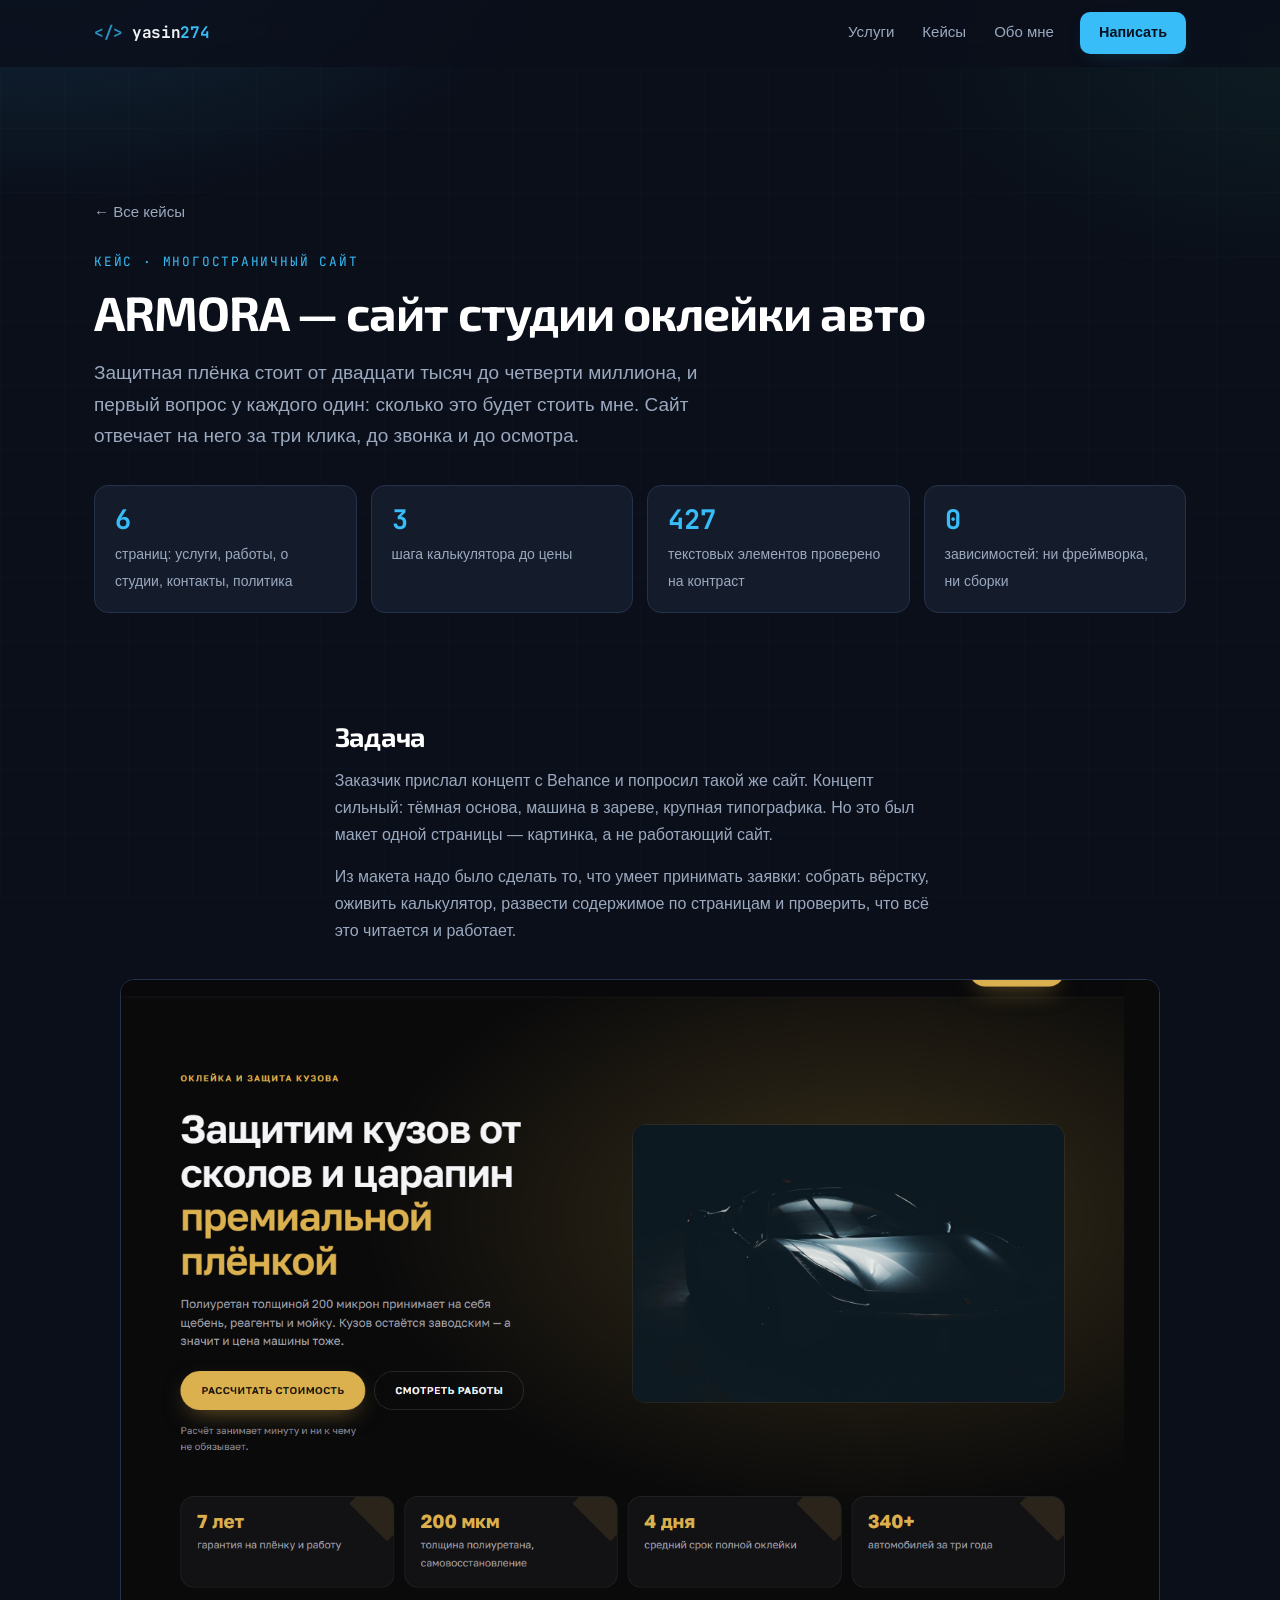
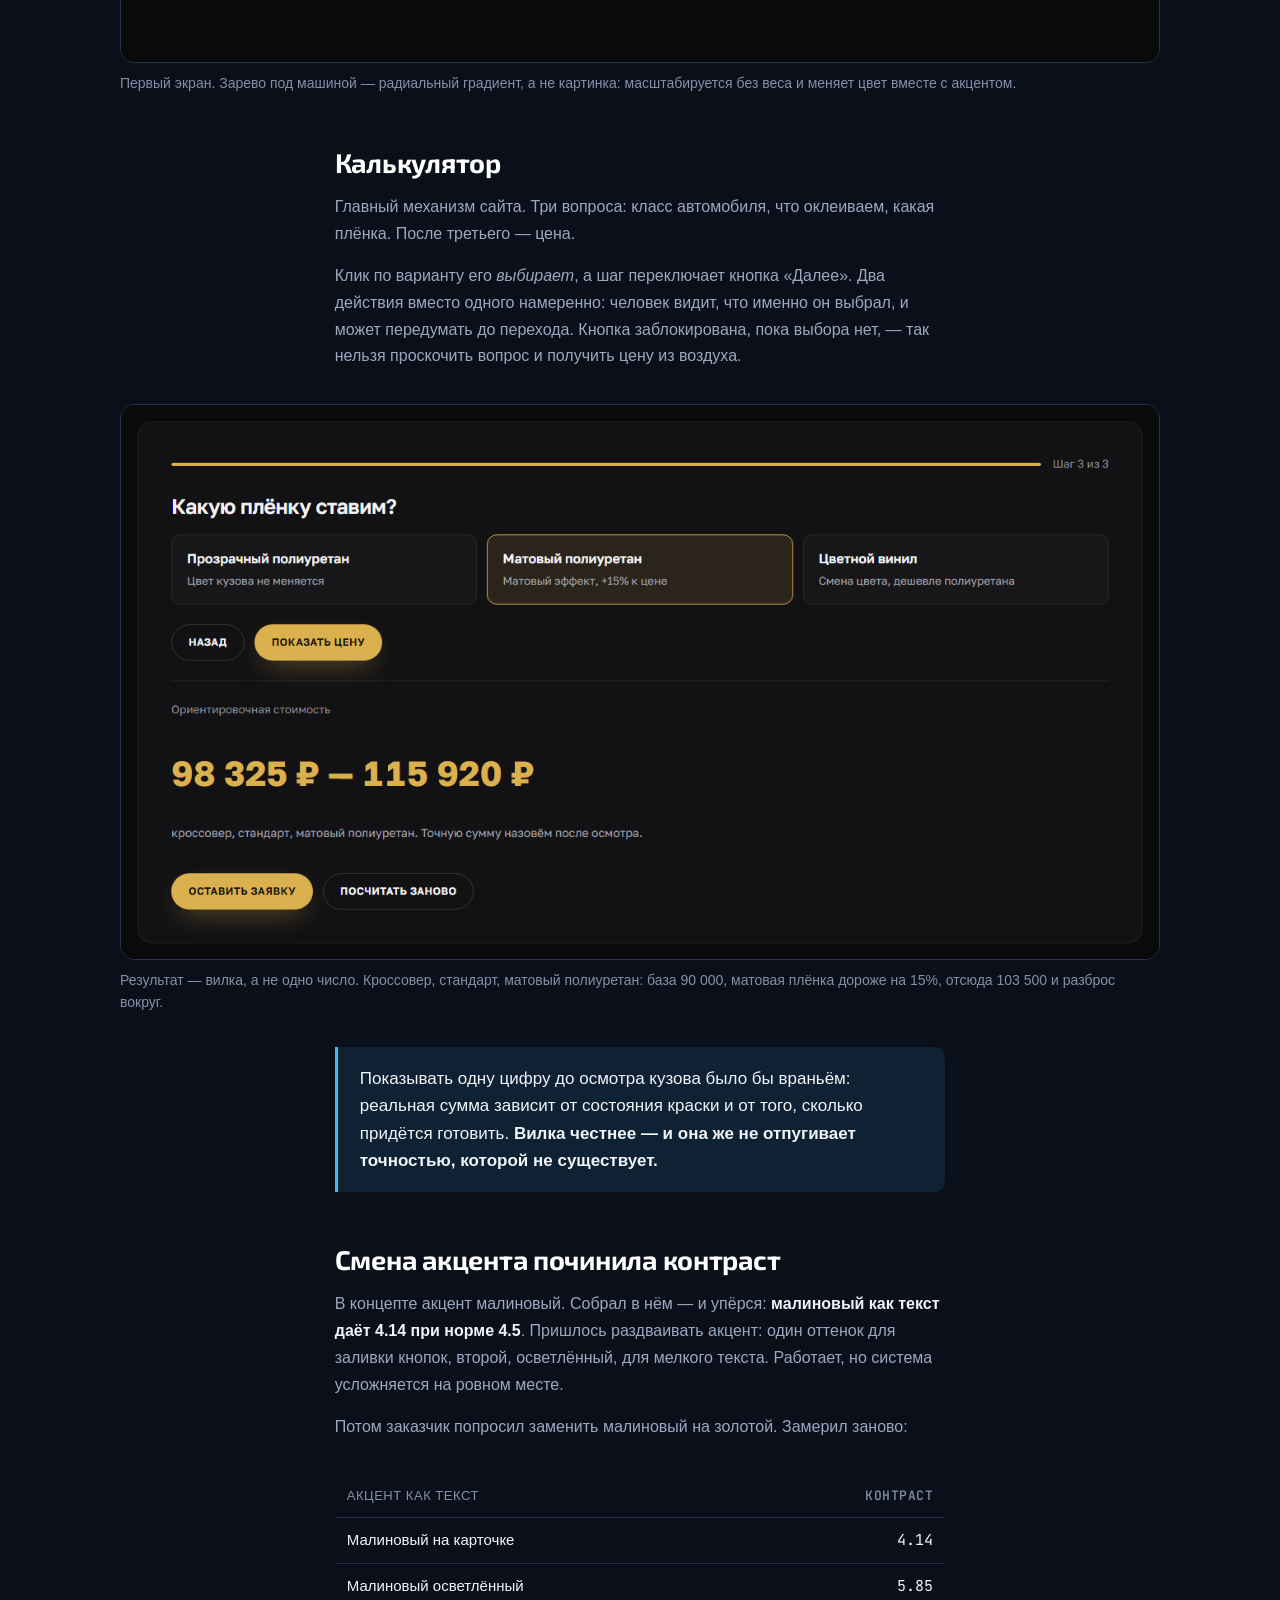
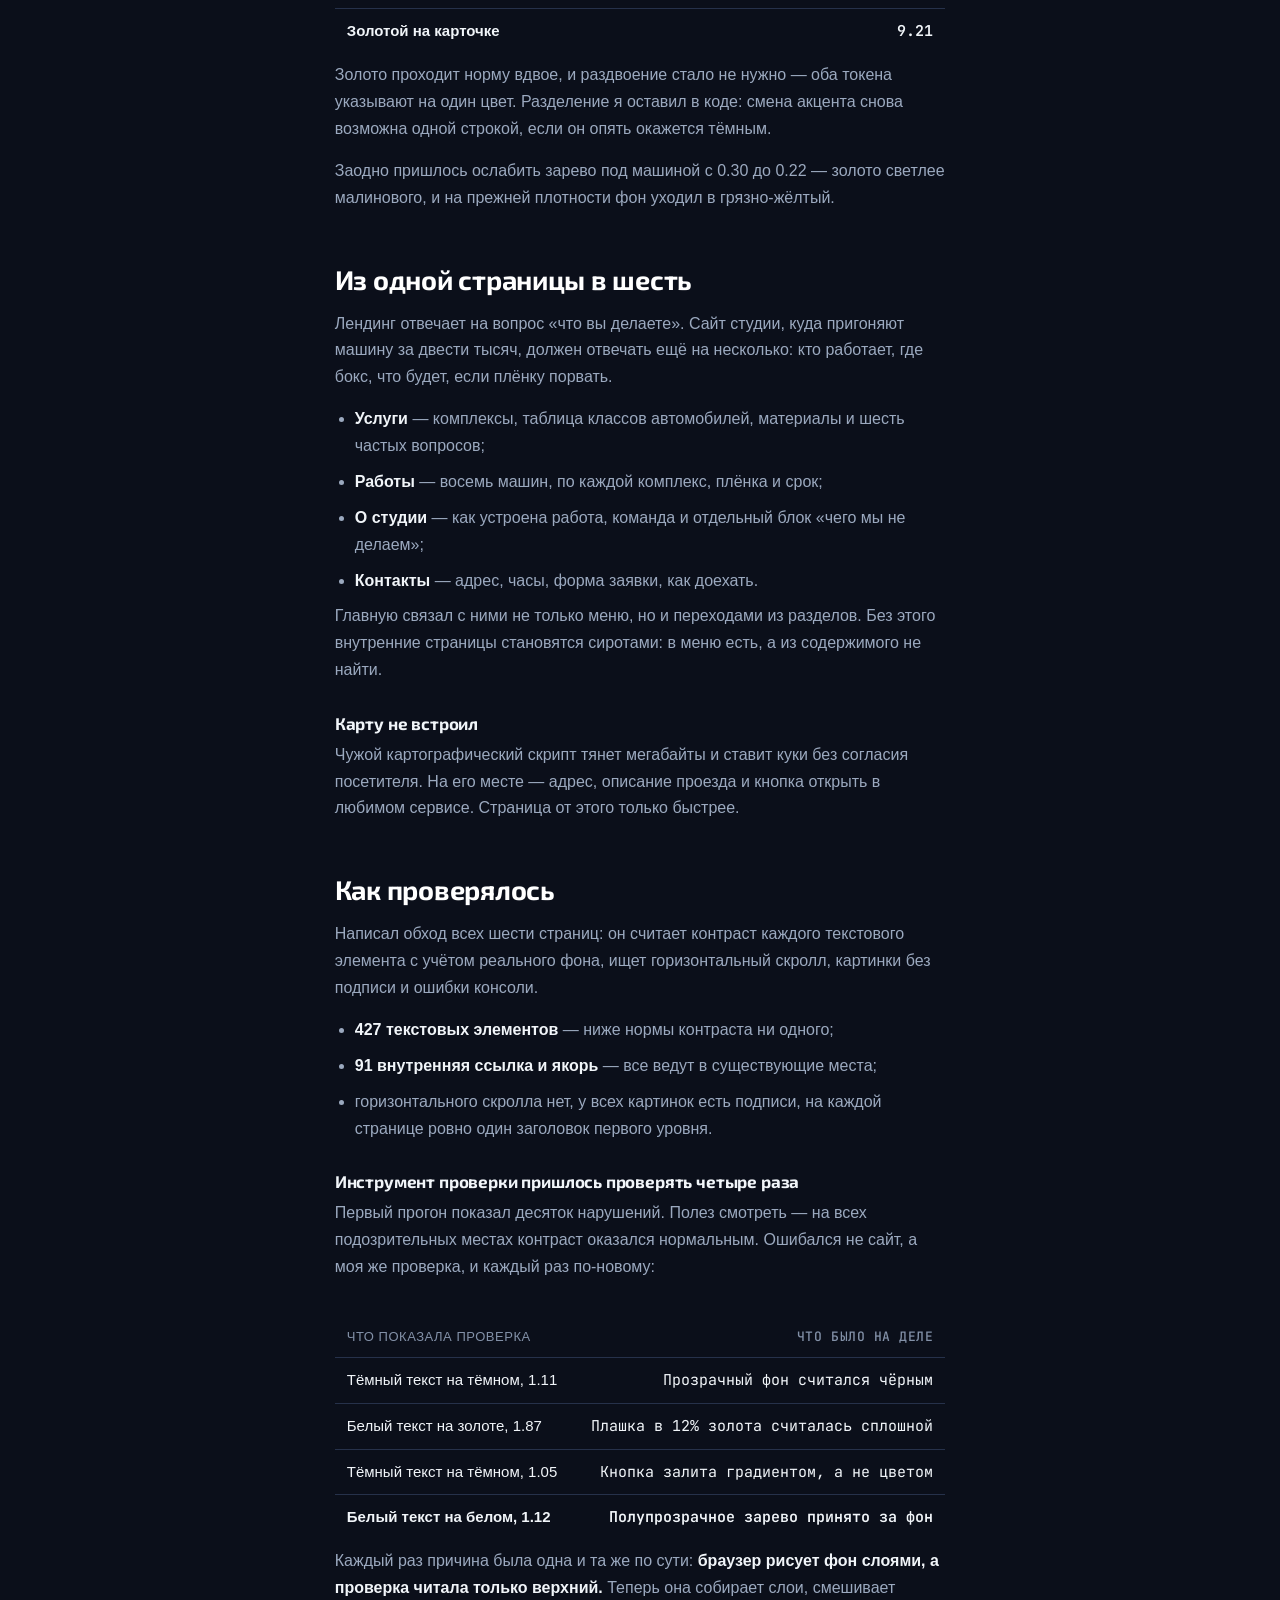
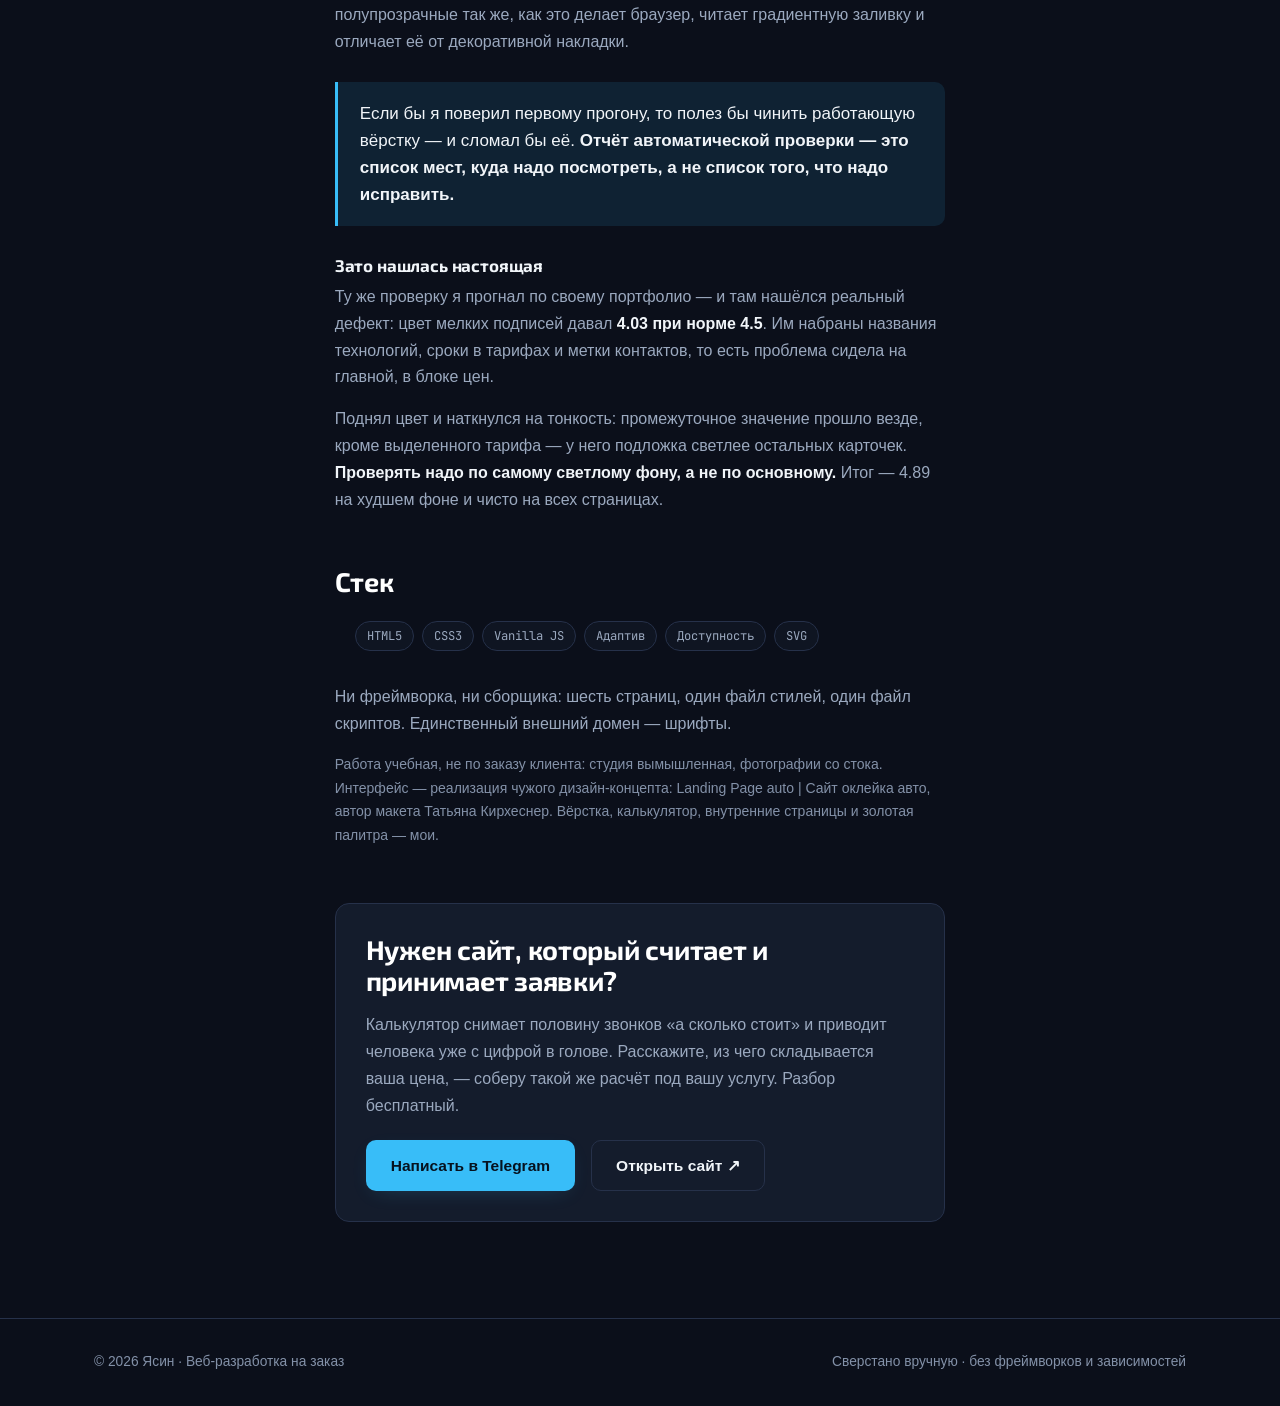
<file: case-armora.html>
<!DOCTYPE html>
<html lang="ru">
<head>
<meta charset="UTF-8">
<meta name="viewport" content="width=device-width, initial-scale=1.0">
<title>Кейс: ARMORA — сайт студии оклейки авто — Ясин</title>
<meta name="description" content="Шестистраничный сайт студии защиты кузова плёнкой: калькулятор за три шага, смена акцента с малинового на золотой и проверка 427 элементов на контраст.">

<meta name="theme-color" content="#0b0f1a">
<meta property="og:type" content="article">
<meta property="og:title" content="Кейс: ARMORA — сайт студии оклейки авто">
<meta property="og:description" content="Калькулятор за три шага, шесть страниц, ноль зависимостей. И почему смена цвета починила контраст.">
<meta property="og:url" content="https://yasin274.github.io/case-armora.html">

<link rel="icon" href="data:image/svg+xml,%3Csvg xmlns='http://www.w3.org/2000/svg' viewBox='0 0 32 32'%3E%3Crect width='32' height='32' rx='7' fill='%230b0f1a'/%3E%3Cpath d='M11 11l-4 5 4 5M21 11l4 5-4 5M18.5 8l-5 16' fill='none' stroke='%2338bdf8' stroke-width='2.2' stroke-linecap='round' stroke-linejoin='round'/%3E%3C/svg%3E">

<link rel="stylesheet" href="fonts/fonts.css">
<link rel="stylesheet" href="style.css">

<style>
  /* Та же типографика, что в остальных кейсах — серия должна читаться
     как одна работа, а не как пять разных страниц. */
  .case-hero { padding: 132px 0 56px; }
  .case-hero .eyebrow { margin-bottom: 14px; }
  .case-hero h1 {
    font-family: var(--font-display);
    font-size: clamp(30px, 5vw, 48px);
    line-height: 1.12;
    margin: 0 0 18px;
    letter-spacing: -0.02em;
  }
  .case-hero .lead {
    font-size: clamp(16px, 2.2vw, 19px);
    color: var(--text-muted);
    max-width: 62ch;
    margin: 0 0 30px;
  }

  .num-grid {
    display: grid;
    grid-template-columns: repeat(auto-fit, minmax(190px, 1fr));
    gap: 14px;
    margin: 34px 0 0;
    padding: 0;
    list-style: none;
  }
  .num-grid li {
    background: var(--surface);
    border: 1px solid var(--border);
    border-radius: var(--radius);
    padding: 18px 20px;
  }
  .num-grid b {
    display: block;
    font-family: var(--font-mono);
    font-size: 27px;
    font-variant-numeric: tabular-nums;
    color: var(--accent);
    line-height: 1.15;
    margin-bottom: 6px;
  }
  .num-grid span { color: var(--text-muted); font-size: 14px; line-height: 1.45; }

  .case-body { max-width: 74ch; }
  .case-body h2 {
    font-family: var(--font-display);
    font-size: clamp(21px, 3vw, 27px);
    margin: 52px 0 16px;
    letter-spacing: -0.01em;
  }
  .case-body h3 { font-size: 17px; margin: 30px 0 8px; color: var(--text); }
  .case-body p { color: var(--text-muted); margin: 0 0 15px; line-height: 1.68; }
  .case-body strong, .case-body b { color: var(--text); font-weight: 600; }
  .case-body ul { color: var(--text-muted); line-height: 1.68; padding-left: 20px; }
  .case-body li { margin-bottom: 9px; }
  .case-body code {
    font-family: var(--font-mono);
    font-size: 0.92em;
    background: var(--bg-soft);
    border: 1px solid var(--border);
    border-radius: 5px;
    padding: 1px 5px;
    color: var(--text);
  }

  .pull {
    border-left: 3px solid var(--accent);
    background: var(--accent-soft);
    border-radius: 0 var(--radius-sm) var(--radius-sm) 0;
    padding: 18px 22px;
    margin: 26px 0;
  }
  .pull p { color: var(--text); margin: 0; font-size: 17px; line-height: 1.6; }

  .ledger { width: 100%; border-collapse: collapse; margin: 20px 0 8px; font-size: 15px; }
  .ledger th, .ledger td { padding: 10px 12px; border-bottom: 1px solid var(--border); text-align: left; }
  .ledger th { color: var(--text-faint); font-weight: 500; font-size: 13px; text-transform: uppercase; letter-spacing: .04em; }
  .ledger td:last-child, .ledger th:last-child { text-align: right; font-family: var(--font-mono); font-variant-numeric: tabular-nums; }
  .ledger tr:last-child td { border-bottom: none; font-weight: 600; color: var(--text); }
  .table-scroll { overflow-x: auto; }

  /* Скриншот шире текстовой колонки: в 74 символа интерфейс нечитаем.
     Ширина ограничена окном минус поля, поэтому вбок ничего не выезжает. */
  .shot {
    width: min(1040px, calc(100vw - 48px));
    margin: 34px 0 34px 50%;
    transform: translateX(-50%);
  }
  .shot img {
    width: 100%;
    height: auto;
    display: block;
    border: 1px solid var(--border);
    border-radius: var(--radius);
    background: var(--bg-soft);
  }
  .shot figcaption { color: var(--text-faint); font-size: 14px; line-height: 1.55; margin-top: 10px; }

  .case-cta {
    background: var(--surface);
    border: 1px solid var(--border);
    border-radius: var(--radius);
    padding: 30px;
    margin: 56px 0 0;
  }
  .case-cta h2 { margin-top: 0; }

  .back-link {
    display: inline-flex;
    align-items: center;
    gap: 7px;
    color: var(--text-muted);
    text-decoration: none;
    font-size: 15px;
    margin-bottom: 26px;
    transition: color var(--t);
  }
  .back-link:hover { color: var(--accent); }

  .visually-hidden {
    position: absolute;
    width: 1px; height: 1px;
    margin: -1px; padding: 0;
    overflow: hidden;
    clip: rect(0 0 0 0);
    white-space: nowrap;
    border: 0;
  }

  @media (max-width: 640px) {
    .case-hero { padding: 108px 0 40px; }
    .case-cta { padding: 22px; }
  }
</style>
<!-- Класса js здесь намеренно нет: он включает скрытие блоков до появления,
     а script.js на этой странице не подключён — контент остался бы невидимым. -->
</head>
<body>

<a class="skip-link" href="#main">Перейти к содержанию</a>

<header class="nav" id="nav">
  <div class="nav-inner">
    <a class="nav-logo" href="index.html" aria-label="На главную">
      <span class="nav-logo-mark" aria-hidden="true">&lt;/&gt;</span>
      <span class="nav-logo-text">yasin<span class="accent">274</span></span>
    </a>
    <nav class="nav-links" aria-label="Основная навигация">
      <a href="index.html#services">Услуги</a>
      <a href="index.html#cases">Кейсы</a>
      <a href="index.html#about">Обо мне</a>
    </nav>
    <a class="btn btn-primary btn-sm nav-cta" href="https://t.me/yasin2099" target="_blank" rel="noopener">Написать</a>
  </div>
</header>

<main id="main">

  <section class="section case-hero">
    <div class="wrap">
      <a class="back-link" href="index.html#cases">← Все кейсы</a>
      <p class="eyebrow">Кейс · многостраничный сайт</p>
      <h1>ARMORA — сайт студии оклейки авто</h1>
      <p class="lead">
        Защитная плёнка стоит от двадцати тысяч до четверти миллиона, и первый
        вопрос у каждого один: сколько это будет стоить мне. Сайт отвечает на
        него за три клика, до звонка и до осмотра.
      </p>

      <ul class="num-grid">
        <li><b>6</b><span>страниц: услуги, работы, о студии, контакты, политика</span></li>
        <li><b>3</b><span>шага калькулятора до цены</span></li>
        <li><b>427</b><span>текстовых элементов проверено на контраст</span></li>
        <li><b>0</b><span>зависимостей: ни фреймворка, ни сборки</span></li>
      </ul>
    </div>
  </section>

  <section class="section" style="padding-top:0">
    <div class="wrap case-body">

      <h2>Задача</h2>
      <p>
        Заказчик прислал концепт с Behance и попросил такой же сайт. Концепт
        сильный: тёмная основа, машина в зареве, крупная типографика. Но это
        был макет одной страницы — картинка, а не работающий сайт.
      </p>
      <p>
        Из макета надо было сделать то, что умеет принимать заявки: собрать
        вёрстку, оживить калькулятор, развести содержимое по страницам и
        проверить, что всё это читается и работает.
      </p>

      <figure class="shot">
        <img src="images/armora-hero.png" width="1432" height="942"
             loading="lazy" decoding="async"
             alt="Первый экран сайта ARMORA: тёмный фон с золотым заревом, заголовок «Защитим кузов от сколов и царапин премиальной плёнкой», кнопки «Рассчитать стоимость» и «Смотреть работы», справа тёмный спортивный автомобиль. Ниже четыре плашки: гарантия 7 лет, толщина 200 микрон, срок 4 дня, 340 автомобилей.">
        <figcaption>
          Первый экран. Зарево под машиной — радиальный градиент, а не картинка:
          масштабируется без веса и меняет цвет вместе с акцентом.
        </figcaption>
      </figure>

      <h2>Калькулятор</h2>
      <p>
        Главный механизм сайта. Три вопроса: класс автомобиля, что оклеиваем,
        какая плёнка. После третьего — цена.
      </p>
      <p>
        Клик по варианту его <em>выбирает</em>, а шаг переключает кнопка
        «Далее». Два действия вместо одного намеренно: человек видит, что
        именно он выбрал, и может передумать до перехода. Кнопка заблокирована,
        пока выбора нет, — так нельзя проскочить вопрос и получить цену из
        воздуха.
      </p>

      <figure class="shot">
        <img src="images/armora-result.png" width="1260" height="672"
             loading="lazy" decoding="async"
             alt="Третий шаг калькулятора: вопрос «Какую плёнку ставим?», три варианта, выбранный «Матовый полиуретан» подсвечен золотом. Ниже результат: ориентировочная стоимость 98 325 ₽ — 115 920 ₽ и пояснение «кроссовер, стандарт, матовый полиуретан. Точную сумму назовём после осмотра».">
        <figcaption>
          Результат — вилка, а не одно число. Кроссовер, стандарт, матовый
          полиуретан: база 90 000, матовая плёнка дороже на 15%, отсюда 103 500
          и разброс вокруг.
        </figcaption>
      </figure>

      <div class="pull">
        <p>
          Показывать одну цифру до осмотра кузова было бы враньём: реальная
          сумма зависит от состояния краски и от того, сколько придётся
          готовить. <b>Вилка честнее — и она же не отпугивает точностью,
          которой не существует.</b>
        </p>
      </div>

      <h2>Смена акцента починила контраст</h2>
      <p>
        В концепте акцент малиновый. Собрал в нём — и упёрся: <b>малиновый
        как текст даёт 4.14 при норме 4.5</b>. Пришлось раздваивать акцент:
        один оттенок для заливки кнопок, второй, осветлённый, для мелкого
        текста. Работает, но система усложняется на ровном месте.
      </p>
      <p>
        Потом заказчик попросил заменить малиновый на золотой. Замерил заново:
      </p>

      <div class="table-scroll">
        <table class="ledger">
          <caption class="visually-hidden">Контраст акцента до и после замены</caption>
          <thead>
            <tr><th>Акцент как текст</th><th>Контраст</th></tr>
          </thead>
          <tbody>
            <tr><td>Малиновый на карточке</td><td>4.14</td></tr>
            <tr><td>Малиновый осветлённый</td><td>5.85</td></tr>
            <tr><td>Золотой на карточке</td><td>9.21</td></tr>
          </tbody>
        </table>
      </div>

      <p>
        Золото проходит норму вдвое, и раздвоение стало не нужно — оба токена
        указывают на один цвет. Разделение я оставил в коде: смена акцента
        снова возможна одной строкой, если он опять окажется тёмным.
      </p>
      <p>
        Заодно пришлось ослабить зарево под машиной с 0.30 до 0.22 — золото
        светлее малинового, и на прежней плотности фон уходил в грязно-жёлтый.
      </p>

      <h2>Из одной страницы в шесть</h2>
      <p>
        Лендинг отвечает на вопрос «что вы делаете». Сайт студии, куда
        пригоняют машину за двести тысяч, должен отвечать ещё на несколько:
        кто работает, где бокс, что будет, если плёнку порвать.
      </p>
      <ul>
        <li><b>Услуги</b> — комплексы, таблица классов автомобилей, материалы и шесть частых вопросов;</li>
        <li><b>Работы</b> — восемь машин, по каждой комплекс, плёнка и срок;</li>
        <li><b>О студии</b> — как устроена работа, команда и отдельный блок «чего мы не делаем»;</li>
        <li><b>Контакты</b> — адрес, часы, форма заявки, как доехать.</li>
      </ul>
      <p>
        Главную связал с ними не только меню, но и переходами из разделов.
        Без этого внутренние страницы становятся сиротами: в меню есть, а из
        содержимого не найти.
      </p>

      <h3>Карту не встроил</h3>
      <p>
        Чужой картографический скрипт тянет мегабайты и ставит куки без
        согласия посетителя. На его месте — адрес, описание проезда и кнопка
        открыть в любимом сервисе. Страница от этого только быстрее.
      </p>

      <h2>Как проверялось</h2>
      <p>
        Написал обход всех шести страниц: он считает контраст каждого
        текстового элемента с учётом реального фона, ищет горизонтальный
        скролл, картинки без подписи и ошибки консоли.
      </p>
      <ul>
        <li><b>427 текстовых элементов</b> — ниже нормы контраста ни одного;</li>
        <li><b>91 внутренняя ссылка и якорь</b> — все ведут в существующие места;</li>
        <li>горизонтального скролла нет, у всех картинок есть подписи, на каждой странице ровно один заголовок первого уровня.</li>
      </ul>

      <h3>Инструмент проверки пришлось проверять четыре раза</h3>
      <p>
        Первый прогон показал десяток нарушений. Полез смотреть — на всех
        подозрительных местах контраст оказался нормальным. Ошибался не сайт,
        а моя же проверка, и каждый раз по-новому:
      </p>

      <div class="table-scroll">
        <table class="ledger">
          <caption class="visually-hidden">Ложные срабатывания проверки и их причины</caption>
          <thead>
            <tr><th>Что показала проверка</th><th>Что было на деле</th></tr>
          </thead>
          <tbody>
            <tr><td>Тёмный текст на тёмном, 1.11</td><td>Прозрачный фон считался чёрным</td></tr>
            <tr><td>Белый текст на золоте, 1.87</td><td>Плашка в 12% золота считалась сплошной</td></tr>
            <tr><td>Тёмный текст на тёмном, 1.05</td><td>Кнопка залита градиентом, а не цветом</td></tr>
            <tr><td>Белый текст на белом, 1.12</td><td>Полупрозрачное зарево принято за фон</td></tr>
          </tbody>
        </table>
      </div>

      <p>
        Каждый раз причина была одна и та же по сути: <b>браузер рисует фон
        слоями, а проверка читала только верхний.</b> Теперь она собирает
        слои, смешивает полупрозрачные так же, как это делает браузер, читает
        градиентную заливку и отличает её от декоративной накладки.
      </p>

      <div class="pull">
        <p>
          Если бы я поверил первому прогону, то полез бы чинить работающую
          вёрстку — и сломал бы её. <b>Отчёт автоматической проверки — это
          список мест, куда надо посмотреть, а не список того, что надо
          исправить.</b>
        </p>
      </div>

      <h3>Зато нашлась настоящая</h3>
      <p>
        Ту же проверку я прогнал по своему портфолио — и там нашёлся реальный
        дефект: цвет мелких подписей давал <b>4.03 при норме 4.5</b>. Им
        набраны названия технологий, сроки в тарифах и метки контактов, то есть
        проблема сидела на главной, в блоке цен.
      </p>
      <p>
        Поднял цвет и наткнулся на тонкость: промежуточное значение прошло
        везде, кроме выделенного тарифа — у него подложка светлее остальных
        карточек. <b>Проверять надо по самому светлому фону, а не по
        основному.</b> Итог — 4.89 на худшем фоне и чисто на всех страницах.
      </p>

      <h2>Стек</h2>
      <ul class="case-tags">
        <li>HTML5</li><li>CSS3</li><li>Vanilla JS</li>
        <li>Адаптив</li><li>Доступность</li><li>SVG</li>
      </ul>
      <p style="margin-top:16px">
        Ни фреймворка, ни сборщика: шесть страниц, один файл стилей, один файл
        скриптов. Единственный внешний домен — шрифты.
      </p>
      <p style="color:var(--text-faint);font-size:14px">
        Работа учебная, не по заказу клиента: студия вымышленная, фотографии
        со стока. Интерфейс — реализация чужого дизайн-концепта:
        <a href="https://www.behance.net/gallery/246422753/Landing-Page-auto-Cajt-oklejka-avto-Car-wrapping" target="_blank" rel="noopener">Landing Page auto | Сайт оклейка авто</a>,
        автор макета Татьяна Кирхеснер. Вёрстка, калькулятор, внутренние
        страницы и золотая палитра — мои.
      </p>

      <div class="case-cta">
        <h2>Нужен сайт, который считает и принимает заявки?</h2>
        <p>
          Калькулятор снимает половину звонков «а сколько стоит» и приводит
          человека уже с цифрой в голове. Расскажите, из чего складывается ваша
          цена, — соберу такой же расчёт под вашу услугу. Разбор бесплатный.
        </p>
        <div class="hero-actions" style="margin-top:20px">
          <a class="btn btn-primary" href="https://t.me/yasin2099" target="_blank" rel="noopener">Написать в Telegram</a>
          <a class="btn btn-ghost" href="https://armora-eight.vercel.app" target="_blank" rel="noopener">Открыть сайт ↗</a>
        </div>
      </div>

    </div>
  </section>

</main>

<footer class="site-footer">
  <div class="wrap footer-inner">
    <span>© <span id="year">2026</span> Ясин · Веб-разработка на заказ</span>
    <span class="footer-tech">Сверстано вручную · без фреймворков и зависимостей</span>
  </div>
</footer>

<script>
  document.getElementById("year").textContent = new Date().getFullYear();
</script>
</body>
</html>
</file>
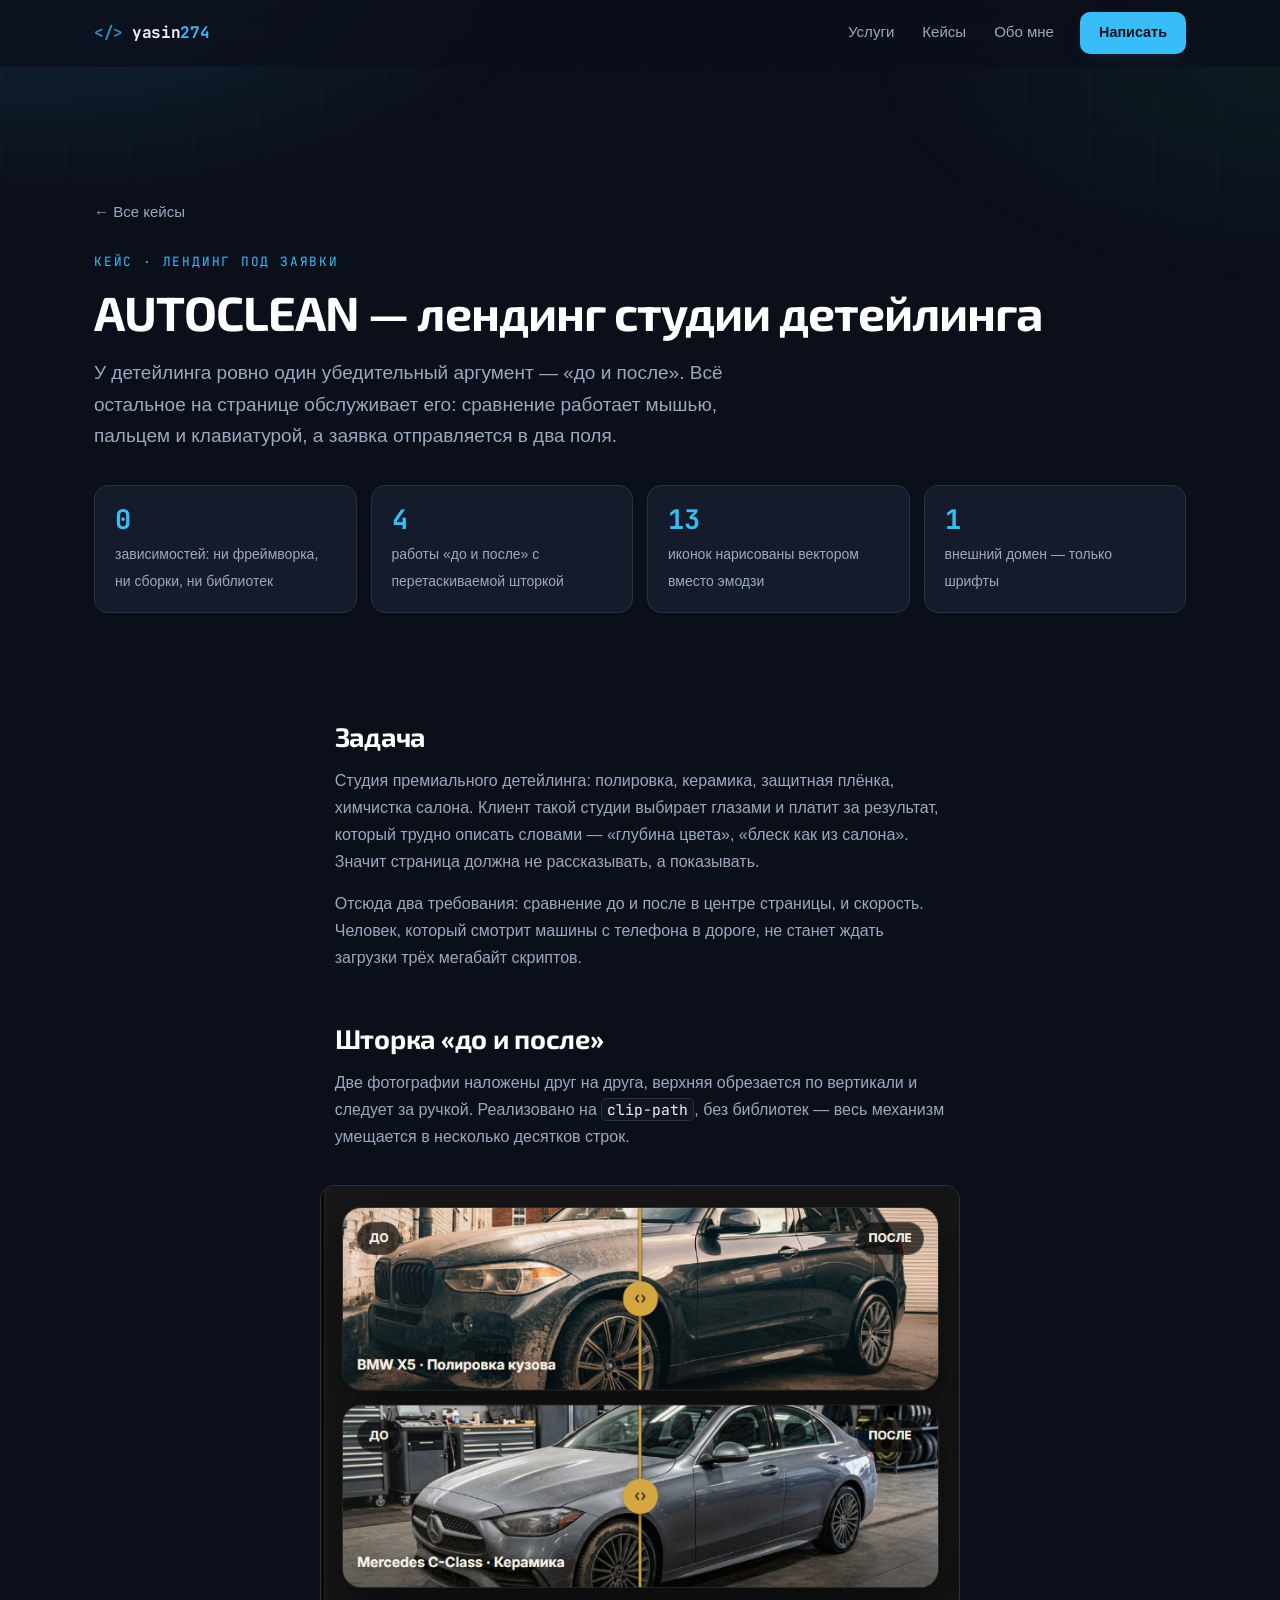
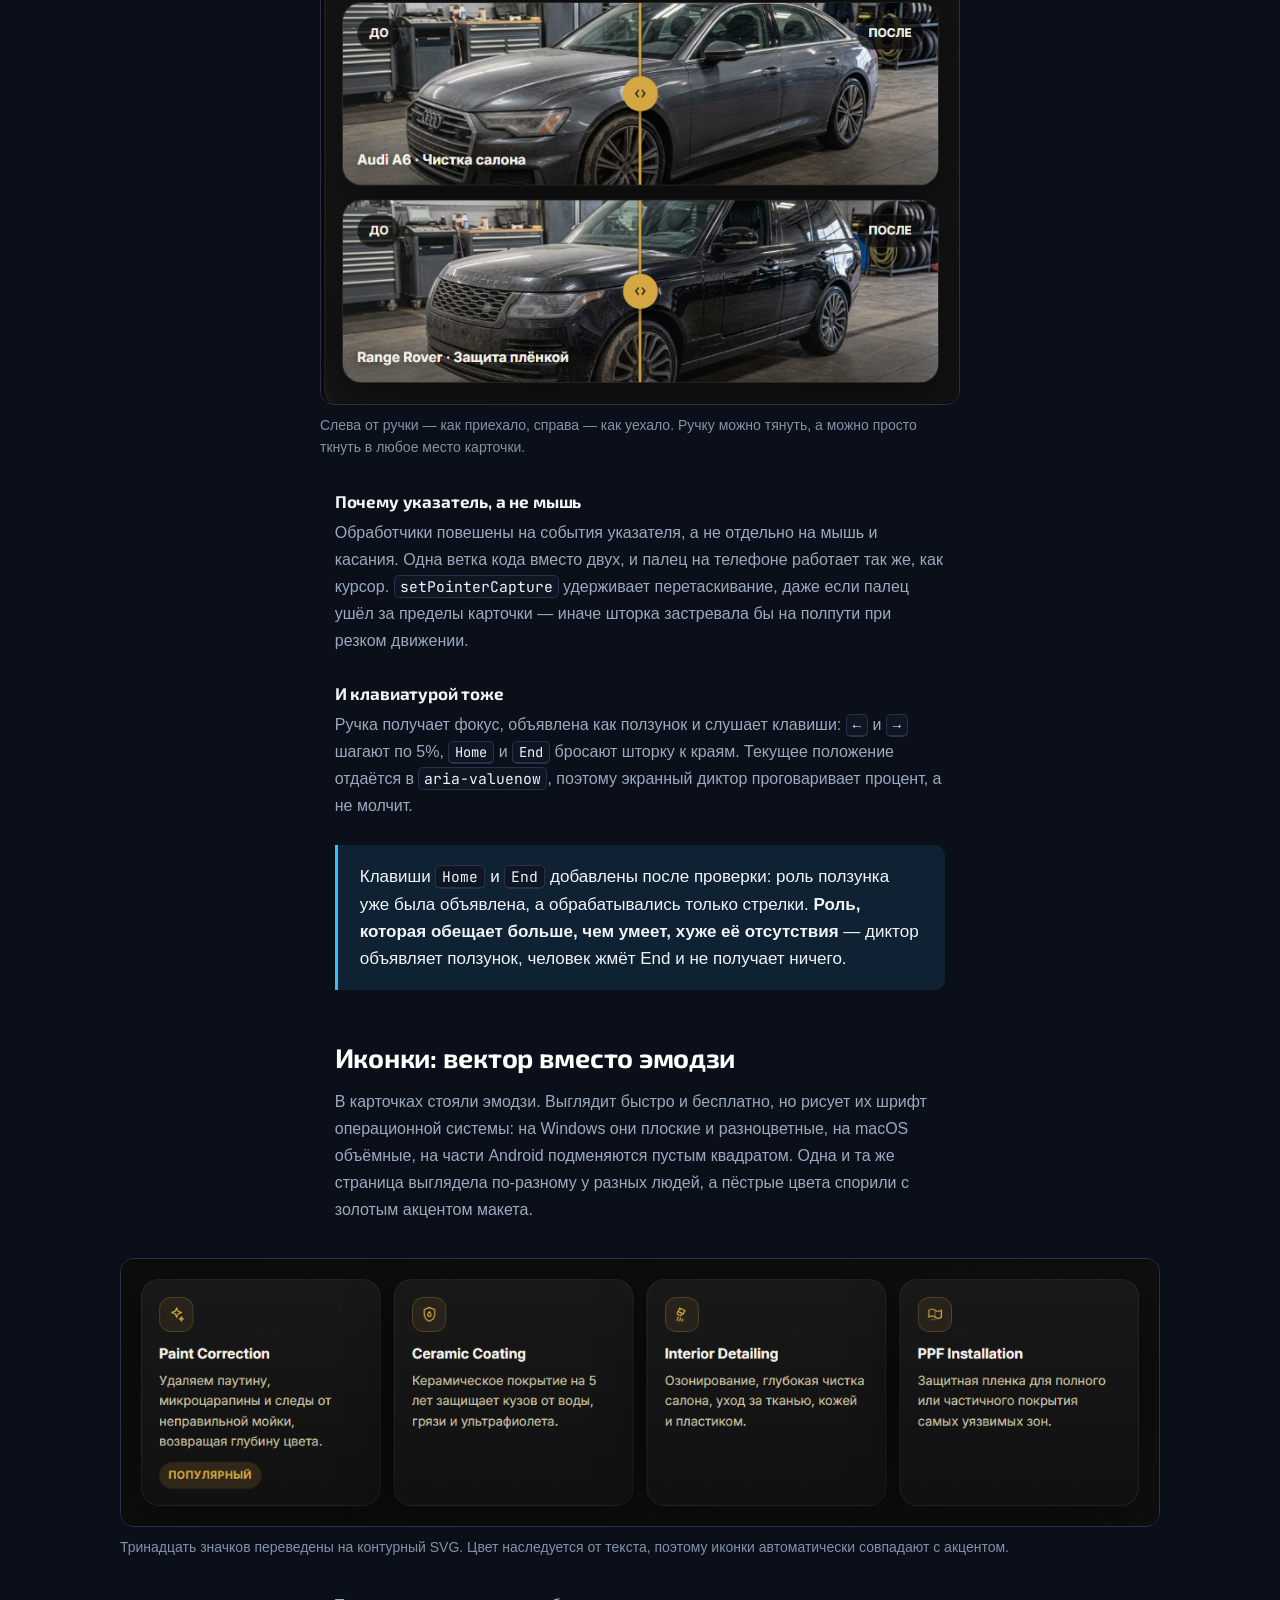
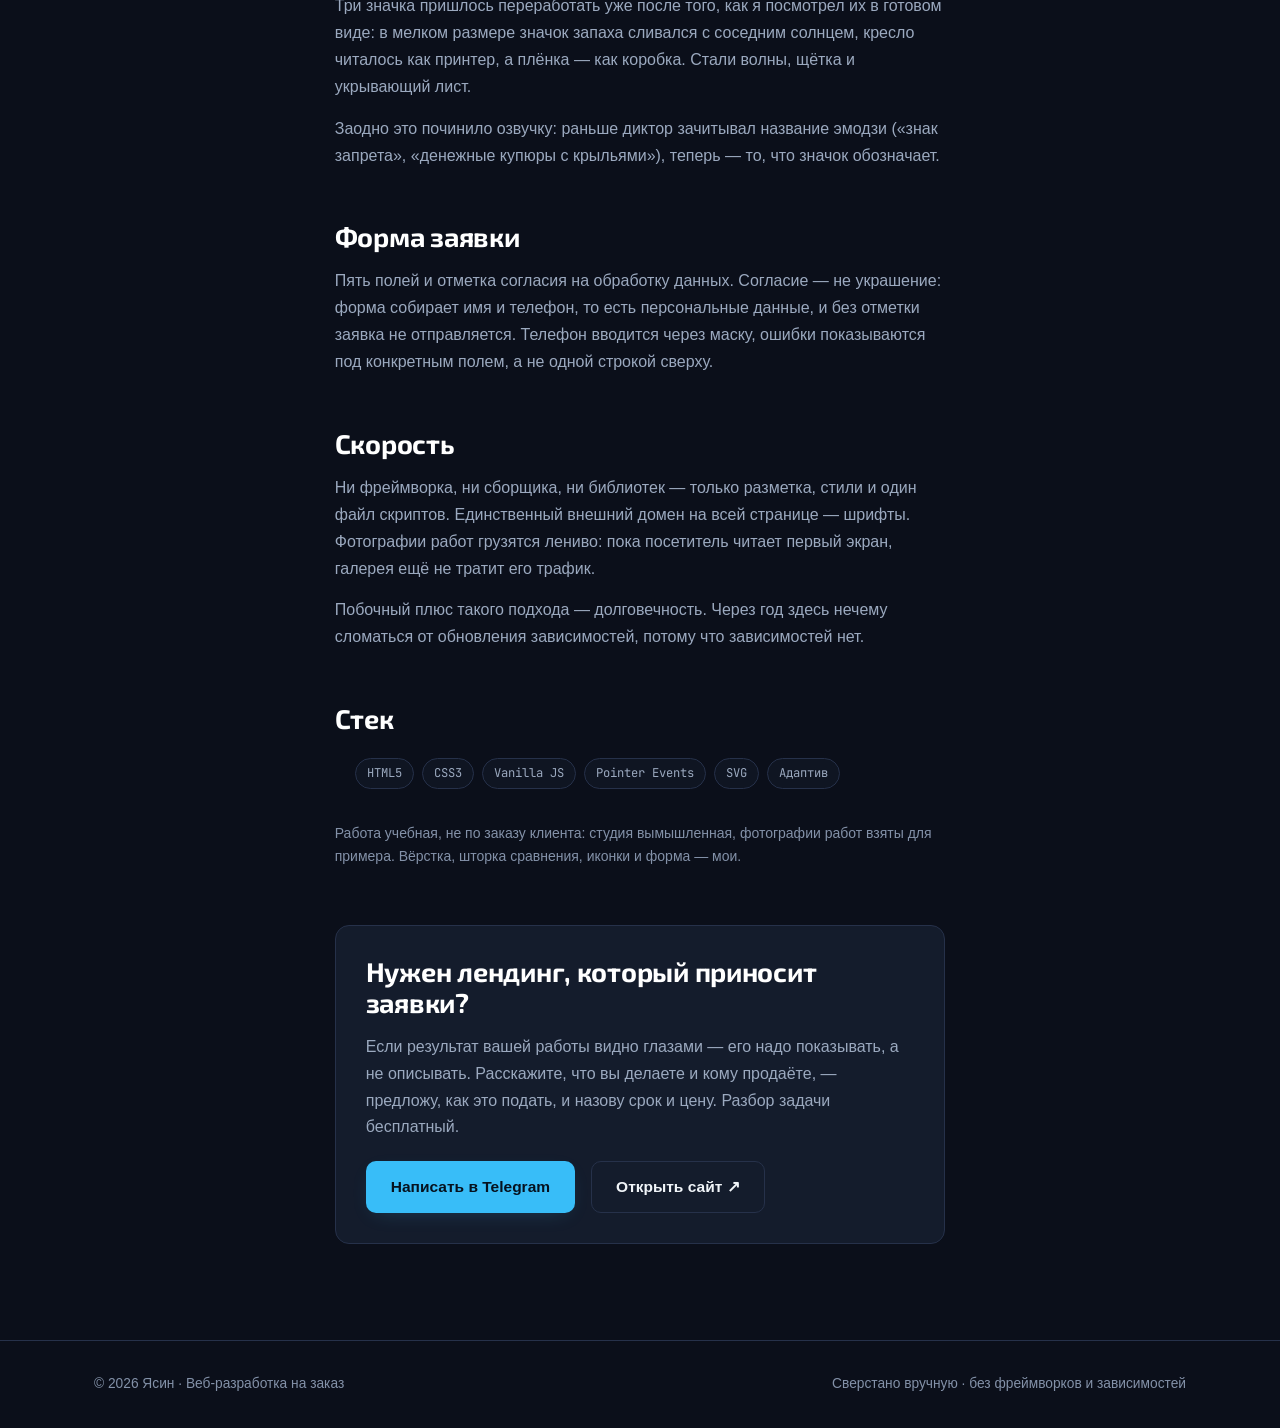
<file: case-autoclean.html>
<!DOCTYPE html>
<html lang="ru">
<head>
  <meta charset="UTF-8">
  <meta name="viewport" content="width=device-width, initial-scale=1.0">
  <title>Кейс: AUTOCLEAN — лендинг автодетейлинга — Ясин</title>
  <meta name="description" content="Лендинг студии детейлинга без единой зависимости: шторка «до и после» с поддержкой клавиатуры, форма заявки с согласием на обработку данных, тринадцать иконок нарисованы вектором вместо эмодзи.">

  <meta name="theme-color" content="#0b0f1a">
  <meta property="og:type" content="article">
  <meta property="og:title" content="Кейс: AUTOCLEAN — лендинг автодетейлинга">
  <meta property="og:description" content="Главный аргумент детейлинга — «до и после». Как сделать его так, чтобы он работал мышью, пальцем и клавиатурой.">
  <meta property="og:url" content="https://yasin274.github.io/case-autoclean.html">

  <link rel="icon" href="data:image/svg+xml,%3Csvg xmlns='http://www.w3.org/2000/svg' viewBox='0 0 32 32'%3E%3Crect width='32' height='32' rx='7' fill='%230b0f1a'/%3E%3Cpath d='M11 11l-4 5 4 5M21 11l4 5-4 5M18.5 8l-5 16' fill='none' stroke='%2338bdf8' stroke-width='2.2' stroke-linecap='round' stroke-linejoin='round'/%3E%3C/svg%3E">

  <link rel="stylesheet" href="fonts/fonts.css">
  <link rel="stylesheet" href="style.css">

  <style>
    /* Та же типографика, что в остальных кейсах — серия должна читаться
       как одна работа, а не как четыре разные страницы. */
    .case-hero { padding: 132px 0 56px; }
    .case-hero .eyebrow { margin-bottom: 14px; }
    .case-hero h1 {
      font-family: var(--font-display);
      font-size: clamp(30px, 5vw, 48px);
      line-height: 1.12;
      margin: 0 0 18px;
      letter-spacing: -0.02em;
    }
    .case-hero .lead {
      font-size: clamp(16px, 2.2vw, 19px);
      color: var(--text-muted);
      max-width: 62ch;
      margin: 0 0 30px;
    }

    .num-grid {
      display: grid;
      grid-template-columns: repeat(auto-fit, minmax(190px, 1fr));
      gap: 14px;
      margin: 34px 0 0;
      padding: 0;
      list-style: none;
    }
    .num-grid li {
      background: var(--surface);
      border: 1px solid var(--border);
      border-radius: var(--radius);
      padding: 18px 20px;
    }
    .num-grid b {
      display: block;
      font-family: var(--font-mono);
      font-size: 27px;
      font-variant-numeric: tabular-nums;
      color: var(--accent);
      line-height: 1.15;
      margin-bottom: 6px;
    }
    .num-grid span { color: var(--text-muted); font-size: 14px; line-height: 1.45; }

    .case-body { max-width: 74ch; }
    .case-body h2 {
      font-family: var(--font-display);
      font-size: clamp(21px, 3vw, 27px);
      margin: 52px 0 16px;
      letter-spacing: -0.01em;
    }
    .case-body h3 { font-size: 17px; margin: 30px 0 8px; color: var(--text); }
    .case-body p { color: var(--text-muted); margin: 0 0 15px; line-height: 1.68; }
    .case-body strong, .case-body b { color: var(--text); font-weight: 600; }
    .case-body ul { color: var(--text-muted); line-height: 1.68; padding-left: 20px; }
    .case-body li { margin-bottom: 9px; }
    .case-body kbd {
      font-family: var(--font-mono);
      font-size: 0.86em;
      background: var(--bg-soft);
      border: 1px solid var(--border);
      border-bottom-width: 2px;
      border-radius: 5px;
      padding: 1px 6px;
      color: var(--text);
    }
    .case-body code {
      font-family: var(--font-mono);
      font-size: 0.92em;
      background: var(--bg-soft);
      border: 1px solid var(--border);
      border-radius: 5px;
      padding: 1px 5px;
      color: var(--text);
    }

    .pull {
      border-left: 3px solid var(--accent);
      background: var(--accent-soft);
      border-radius: 0 var(--radius-sm) var(--radius-sm) 0;
      padding: 18px 22px;
      margin: 26px 0;
    }
    .pull p { color: var(--text); margin: 0; font-size: 17px; line-height: 1.6; }

    /* Скриншот шире текстовой колонки: в 74 символа интерфейс нечитаем.
       Ширина ограничена окном минус поля, поэтому вбок ничего не выезжает. */
    .shot {
      width: min(1040px, calc(100vw - 48px));
      margin: 34px 0 34px 50%;
      transform: translateX(-50%);
    }
    .shot img {
      width: 100%;
      height: auto;
      display: block;
      border: 1px solid var(--border);
      border-radius: var(--radius);
      background: var(--bg-soft);
    }
    .shot figcaption {
      color: var(--text-faint);
      font-size: 14px;
      line-height: 1.55;
      margin-top: 10px;
    }
    /* Галерея вертикальная и узкая — во всю ширину она выглядела бы башней. */
    .shot--narrow { width: min(640px, calc(100vw - 48px)); }

    .case-cta {
      background: var(--surface);
      border: 1px solid var(--border);
      border-radius: var(--radius);
      padding: 30px;
      margin: 56px 0 0;
    }
    .case-cta h2 { margin-top: 0; }

    .back-link {
      display: inline-flex;
      align-items: center;
      gap: 7px;
      color: var(--text-muted);
      text-decoration: none;
      font-size: 15px;
      margin-bottom: 26px;
      transition: color var(--t);
    }
    .back-link:hover { color: var(--accent); }

    @media (max-width: 640px) {
      .case-hero { padding: 108px 0 40px; }
      .case-cta { padding: 22px; }
    }
  </style>
  <!-- Класса js здесь намеренно нет: он включает скрытие блоков до появления,
       а script.js на этой странице не подключён — контент остался бы невидимым. -->
</head>
<body>

  <a class="skip-link" href="#main">Перейти к содержанию</a>

  <header class="nav" id="nav">
    <div class="nav-inner">
      <a class="nav-logo" href="index.html" aria-label="На главную">
        <span class="nav-logo-mark" aria-hidden="true">&lt;/&gt;</span>
        <span class="nav-logo-text">yasin<span class="accent">274</span></span>
      </a>
      <nav class="nav-links" aria-label="Основная навигация">
        <a href="index.html#services">Услуги</a>
        <a href="index.html#cases">Кейсы</a>
        <a href="index.html#about">Обо мне</a>
      </nav>
      <a class="btn btn-primary btn-sm nav-cta" href="https://t.me/yasin2099" target="_blank" rel="noopener">Написать</a>
    </div>
  </header>

  <main id="main">

    <section class="section case-hero">
      <div class="wrap">
        <a class="back-link" href="index.html#cases">← Все кейсы</a>
        <p class="eyebrow">Кейс · лендинг под заявки</p>
        <h1>AUTOCLEAN — лендинг студии детейлинга</h1>
        <p class="lead">
          У детейлинга ровно один убедительный аргумент — «до и после».
          Всё остальное на странице обслуживает его: сравнение работает мышью,
          пальцем и клавиатурой, а заявка отправляется в два поля.
        </p>

        <ul class="num-grid">
          <li><b>0</b><span>зависимостей: ни фреймворка, ни сборки, ни библиотек</span></li>
          <li><b>4</b><span>работы «до и после» с перетаскиваемой шторкой</span></li>
          <li><b>13</b><span>иконок нарисованы вектором вместо эмодзи</span></li>
          <li><b>1</b><span>внешний домен — только шрифты</span></li>
        </ul>
      </div>
    </section>

    <section class="section" style="padding-top:0">
      <div class="wrap case-body">

        <h2>Задача</h2>
        <p>
          Студия премиального детейлинга: полировка, керамика, защитная плёнка,
          химчистка салона. Клиент такой студии выбирает глазами и платит за
          результат, который трудно описать словами — «глубина цвета», «блеск
          как из салона». Значит страница должна не рассказывать, а показывать.
        </p>
        <p>
          Отсюда два требования: сравнение до и после в центре страницы, и
          скорость. Человек, который смотрит машины с телефона в дороге, не
          станет ждать загрузки трёх мегабайт скриптов.
        </p>

        <h2>Шторка «до и после»</h2>
        <p>
          Две фотографии наложены друг на друга, верхняя обрезается по вертикали
          и следует за ручкой. Реализовано на <code>clip-path</code>, без
          библиотек — весь механизм умещается в несколько десятков строк.
        </p>

        <figure class="shot shot--narrow">
          <img src="images/autoclean-gallery.png" width="730" height="936"
               loading="lazy" decoding="async"
               alt="Четыре карточки работ со шторкой сравнения: BMW X5 — полировка кузова, Mercedes C-Class — керамика, Audi A6 — чистка салона, Range Rover — защита плёнкой. На каждой слева грязный автомобиль с меткой «до», справа отполированный с меткой «после», между ними золотая вертикальная ручка.">
          <figcaption>
            Слева от ручки — как приехало, справа — как уехало. Ручку можно
            тянуть, а можно просто ткнуть в любое место карточки.
          </figcaption>
        </figure>

        <h3>Почему указатель, а не мышь</h3>
        <p>
          Обработчики повешены на события указателя, а не отдельно на мышь и
          касания. Одна ветка кода вместо двух, и палец на телефоне работает
          так же, как курсор. <code>setPointerCapture</code> удерживает
          перетаскивание, даже если палец ушёл за пределы карточки — иначе
          шторка застревала бы на полпути при резком движении.
        </p>

        <h3>И клавиатурой тоже</h3>
        <p>
          Ручка получает фокус, объявлена как ползунок и слушает клавиши:
          <kbd>←</kbd> и <kbd>→</kbd> шагают по 5%, <kbd>Home</kbd> и
          <kbd>End</kbd> бросают шторку к краям. Текущее положение отдаётся в
          <code>aria-valuenow</code>, поэтому экранный диктор проговаривает
          процент, а не молчит.
        </p>

        <div class="pull">
          <p>
            Клавиши <kbd>Home</kbd> и <kbd>End</kbd> добавлены после проверки:
            роль ползунка уже была объявлена, а обрабатывались только стрелки.
            <b>Роль, которая обещает больше, чем умеет, хуже её отсутствия</b> —
            диктор объявляет ползунок, человек жмёт End и не получает ничего.
          </p>
        </div>

        <h2>Иконки: вектор вместо эмодзи</h2>
        <p>
          В карточках стояли эмодзи. Выглядит быстро и бесплатно, но рисует их
          шрифт операционной системы: на Windows они плоские и разноцветные,
          на macOS объёмные, на части Android подменяются пустым квадратом.
          Одна и та же страница выглядела по-разному у разных людей, а пёстрые
          цвета спорили с золотым акцентом макета.
        </p>

        <figure class="shot">
          <img src="images/autoclean-icons.png" width="1248" height="322"
               loading="lazy" decoding="async"
               alt="Четыре карточки услуг на тёмном фоне: Paint Correction с меткой «популярный», Ceramic Coating, Interior Detailing, PPF Installation. У каждой сверху золотой контурный значок в квадратной плашке: блик полировки, щит, щётка и укрывающий лист.">
          <figcaption>
            Тринадцать значков переведены на контурный SVG. Цвет наследуется
            от текста, поэтому иконки автоматически совпадают с акцентом.
          </figcaption>
        </figure>

        <p>
          Три значка пришлось переработать уже после того, как я посмотрел их
          в готовом виде: в мелком размере значок запаха сливался с соседним
          солнцем, кресло читалось как принтер, а плёнка — как коробка. Стали
          волны, щётка и укрывающий лист.
        </p>
        <p>
          Заодно это починило озвучку: раньше диктор зачитывал название эмодзи
          («знак запрета», «денежные купюры с крыльями»), теперь — то, что
          значок обозначает.
        </p>

        <h2>Форма заявки</h2>
        <p>
          Пять полей и отметка согласия на обработку данных. Согласие —
          не украшение: форма собирает имя и телефон, то есть персональные
          данные, и без отметки заявка не отправляется. Телефон вводится
          через маску, ошибки показываются под конкретным полем, а не одной
          строкой сверху.
        </p>

        <h2>Скорость</h2>
        <p>
          Ни фреймворка, ни сборщика, ни библиотек — только разметка, стили и
          один файл скриптов. Единственный внешний домен на всей странице —
          шрифты. Фотографии работ грузятся лениво: пока посетитель читает
          первый экран, галерея ещё не тратит его трафик.
        </p>
        <p>
          Побочный плюс такого подхода — долговечность. Через год здесь нечему
          сломаться от обновления зависимостей, потому что зависимостей нет.
        </p>

        <h2>Стек</h2>
        <ul class="case-tags">
          <li>HTML5</li><li>CSS3</li><li>Vanilla JS</li>
          <li>Pointer Events</li><li>SVG</li><li>Адаптив</li>
        </ul>
        <p style="margin-top:16px;color:var(--text-faint);font-size:14px">
          Работа учебная, не по заказу клиента: студия вымышленная, фотографии
          работ взяты для примера. Вёрстка, шторка сравнения, иконки и форма —
          мои.
        </p>

        <div class="case-cta">
          <h2>Нужен лендинг, который приносит заявки?</h2>
          <p>
            Если результат вашей работы видно глазами — его надо показывать, а
            не описывать. Расскажите, что вы делаете и кому продаёте, — предложу,
            как это подать, и назову срок и цену. Разбор задачи бесплатный.
          </p>
          <div class="hero-actions" style="margin-top:20px">
            <a class="btn btn-primary" href="https://t.me/yasin2099" target="_blank" rel="noopener">Написать в Telegram</a>
            <a class="btn btn-ghost" href="https://yasin274.github.io/auto-detailing-landing/" target="_blank" rel="noopener">Открыть сайт ↗</a>
          </div>
        </div>

      </div>
    </section>

  </main>

  <footer class="site-footer">
    <div class="wrap footer-inner">
      <span>© <span id="year">2026</span> Ясин · Веб-разработка на заказ</span>
      <span class="footer-tech">Сверстано вручную · без фреймворков и зависимостей</span>
    </div>
  </footer>

  <script>
    document.getElementById("year").textContent = new Date().getFullYear();
  </script>
</body>
</html>
</file>
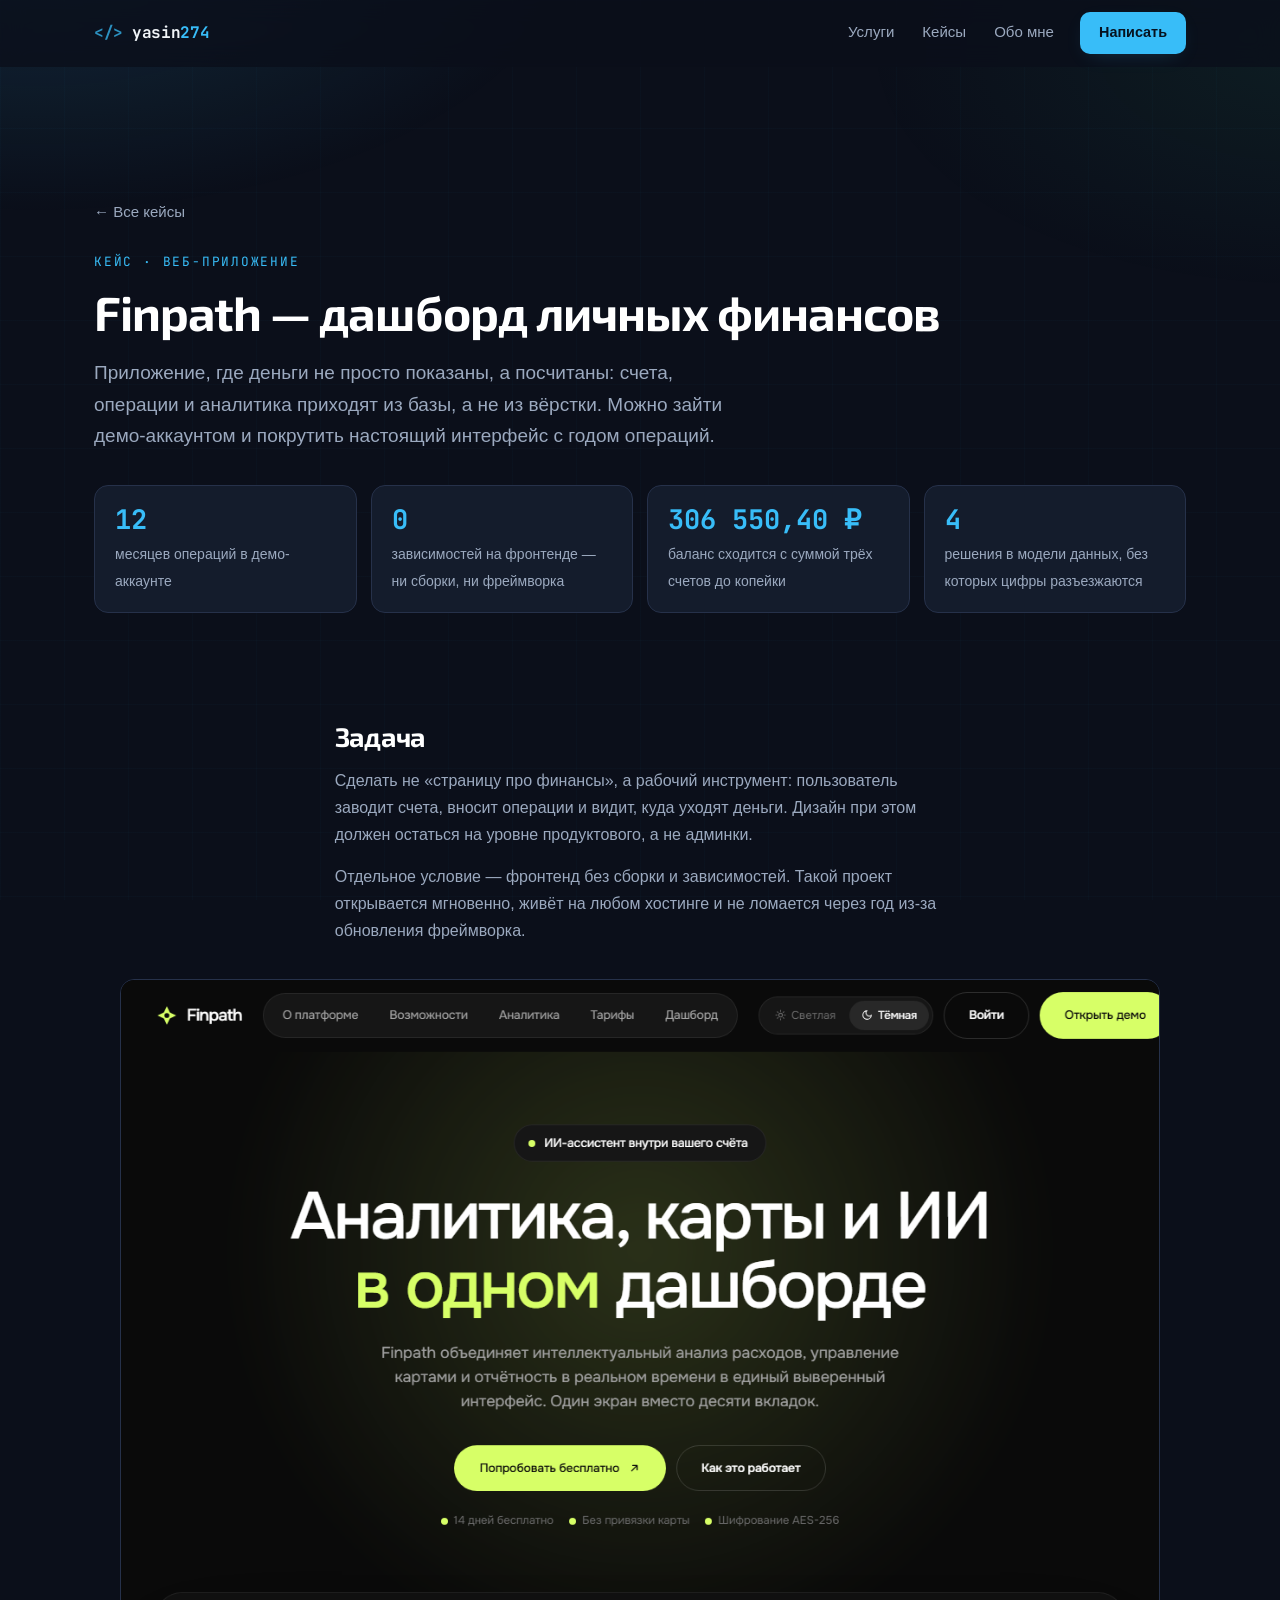
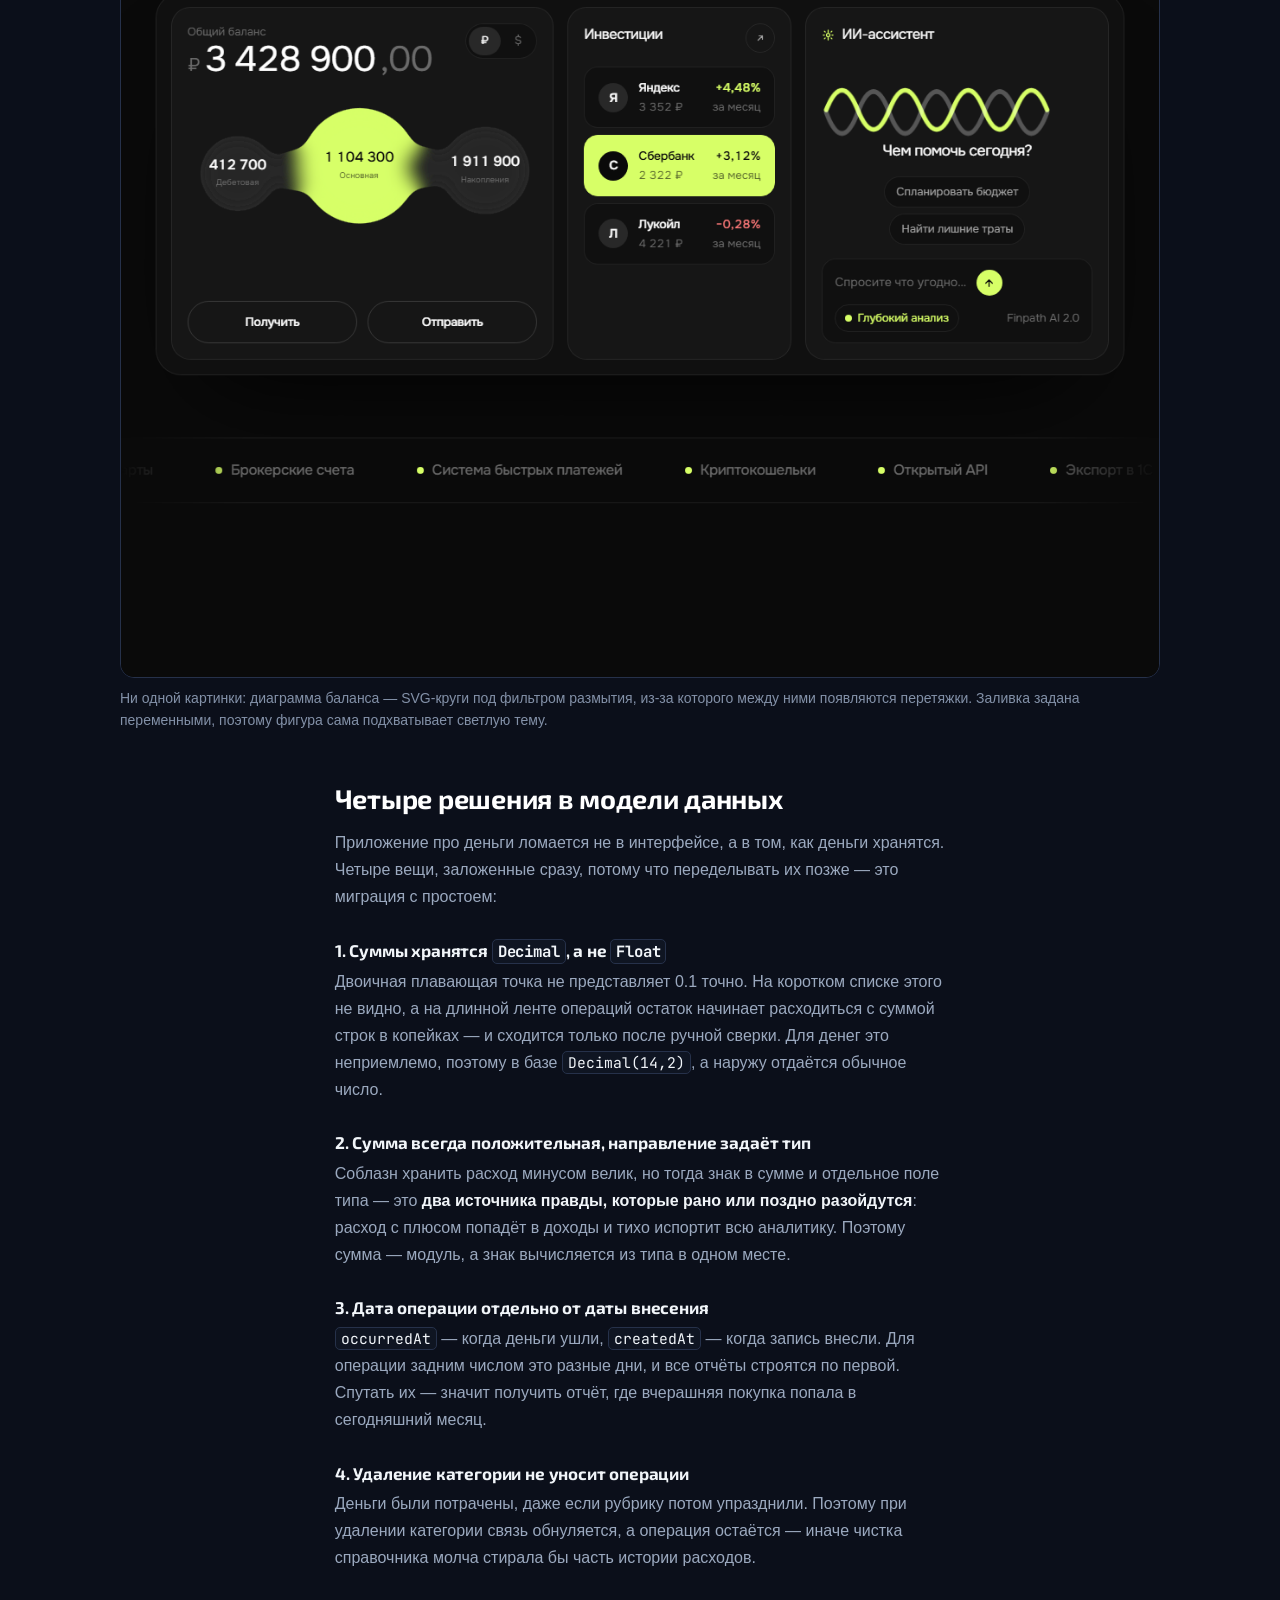
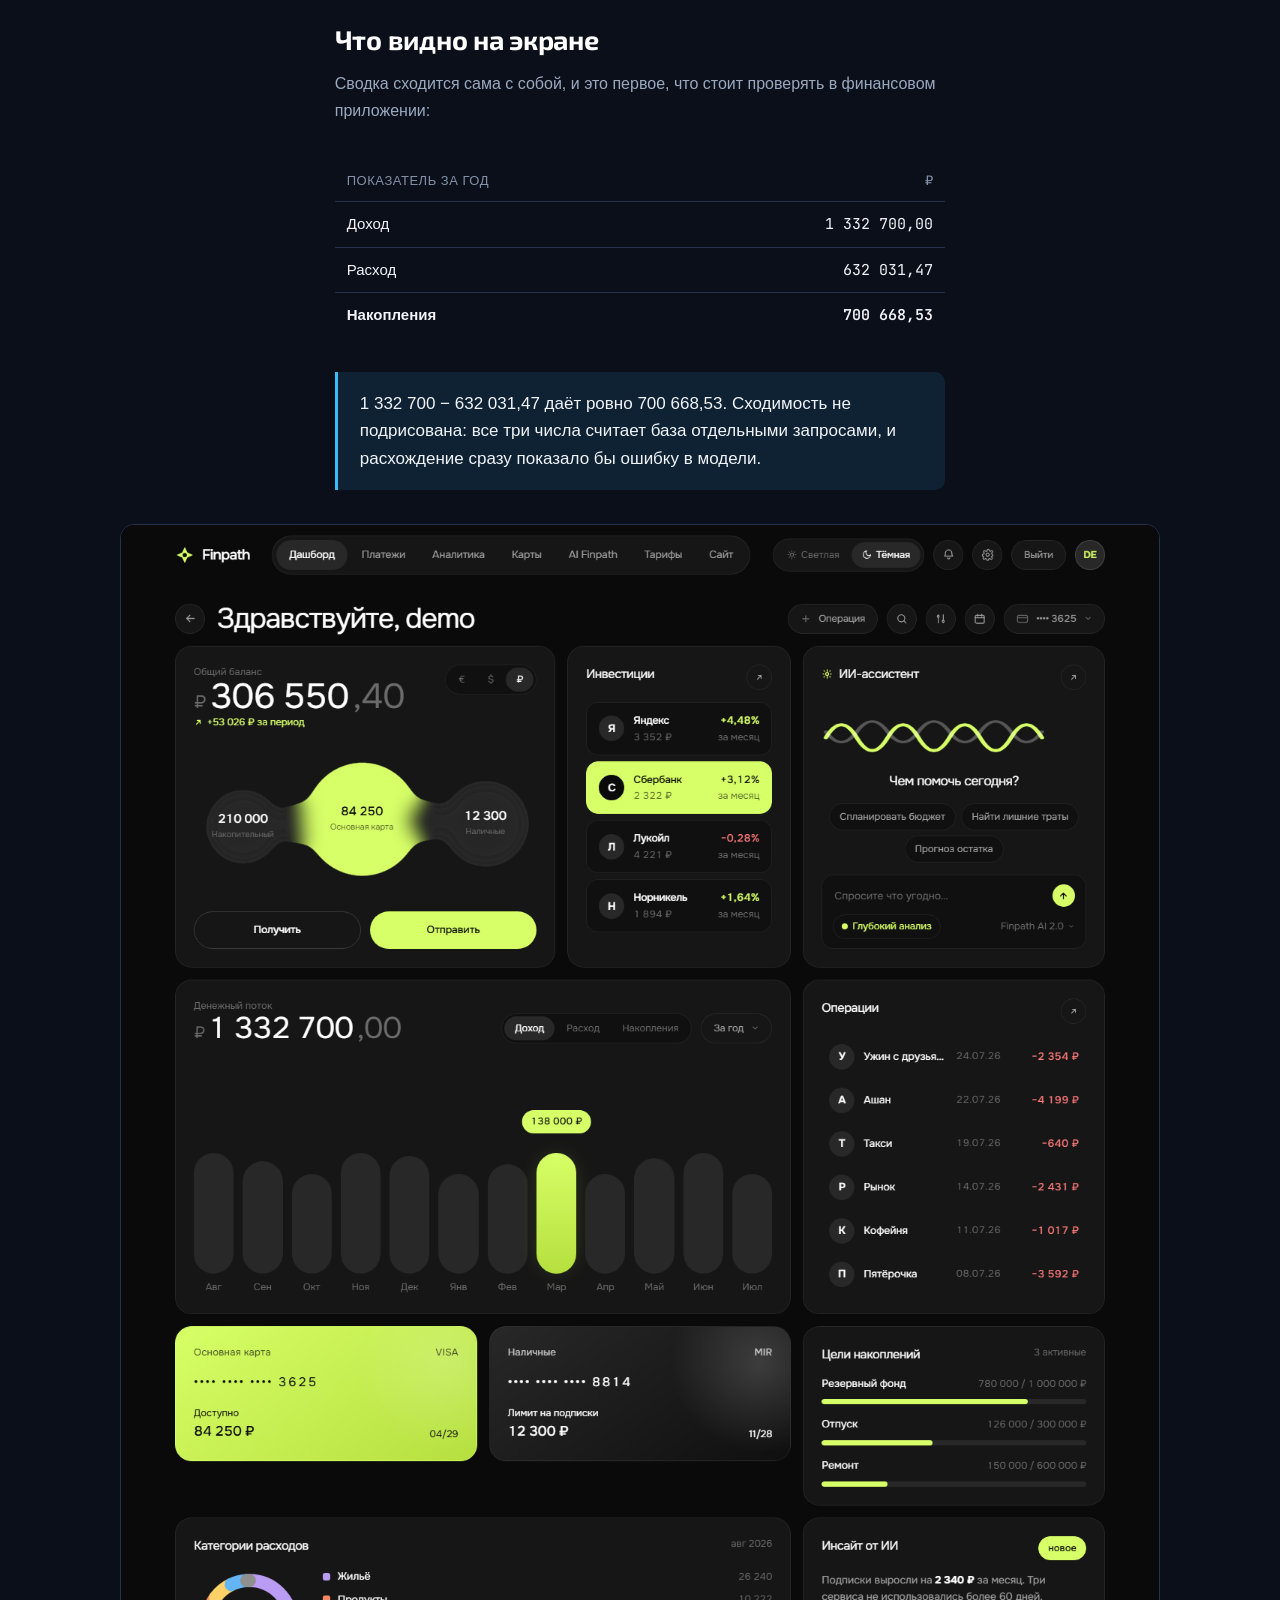
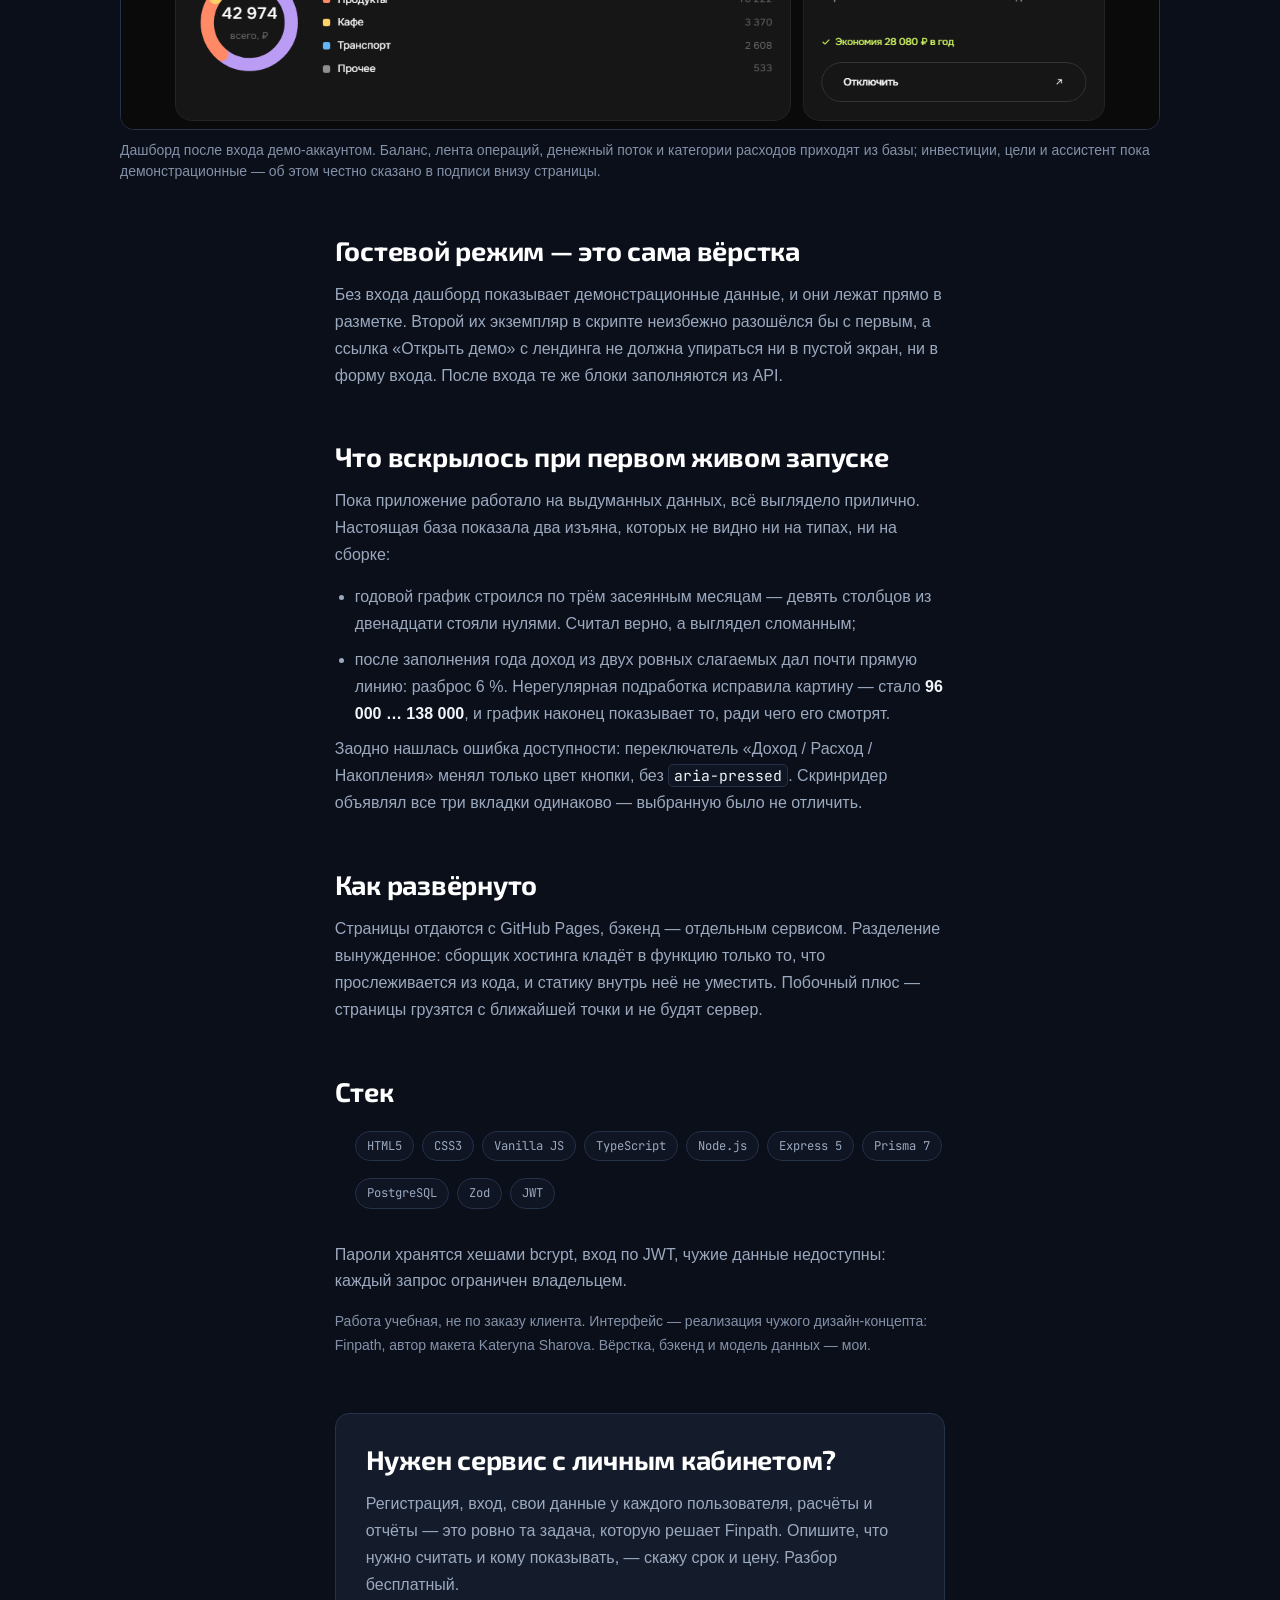
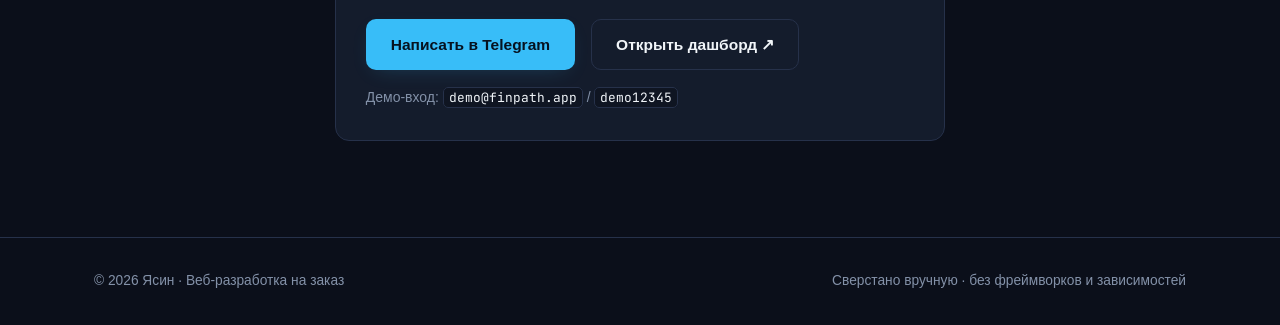
<file: case-finpath.html>
<!DOCTYPE html>
<html lang="ru">
<head>
  <meta charset="UTF-8">
  <meta name="viewport" content="width=device-width, initial-scale=1.0">
  <title>Кейс: Finpath — дашборд личных финансов — Ясин</title>
  <meta name="description" content="Финансовый дашборд с настоящим бэкендом: счета, операции и сводки из базы. Почему деньги хранятся Decimal, а не Float, и почему сумма всегда положительная.">

  <meta name="theme-color" content="#0b0f1a">
  <meta property="og:type" content="article">
  <meta property="og:title" content="Кейс: Finpath — дашборд личных финансов">
  <meta property="og:description" content="Год операций, 12 месяцев аналитики, ноль зависимостей на фронтенде. И разбор решений, из-за которых деньги не разъезжаются в копейках.">
  <meta property="og:url" content="https://yasin274.github.io/case-finpath.html">

  <link rel="icon" href="data:image/svg+xml,%3Csvg xmlns='http://www.w3.org/2000/svg' viewBox='0 0 32 32'%3E%3Crect width='32' height='32' rx='7' fill='%230b0f1a'/%3E%3Cpath d='M11 11l-4 5 4 5M21 11l4 5-4 5M18.5 8l-5 16' fill='none' stroke='%2338bdf8' stroke-width='2.2' stroke-linecap='round' stroke-linejoin='round'/%3E%3C/svg%3E">

  <link rel="stylesheet" href="fonts/fonts.css">
  <link rel="stylesheet" href="style.css">

  <style>
    /* Та же типографика, что в двух других кейсах — серия должна читаться
       как одна работа, а не как три разные страницы. */
    .case-hero { padding: 132px 0 56px; }
    .case-hero .eyebrow { margin-bottom: 14px; }
    .case-hero h1 {
      font-family: var(--font-display);
      font-size: clamp(30px, 5vw, 48px);
      line-height: 1.12;
      margin: 0 0 18px;
      letter-spacing: -0.02em;
    }
    .case-hero .lead {
      font-size: clamp(16px, 2.2vw, 19px);
      color: var(--text-muted);
      max-width: 62ch;
      margin: 0 0 30px;
    }

    .num-grid {
      display: grid;
      grid-template-columns: repeat(auto-fit, minmax(190px, 1fr));
      gap: 14px;
      margin: 34px 0 0;
      padding: 0;
      list-style: none;
    }
    .num-grid li {
      background: var(--surface);
      border: 1px solid var(--border);
      border-radius: var(--radius);
      padding: 18px 20px;
    }
    .num-grid b {
      display: block;
      font-family: var(--font-mono);
      font-size: 27px;
      font-variant-numeric: tabular-nums;
      color: var(--accent);
      line-height: 1.15;
      margin-bottom: 6px;
    }
    .num-grid span { color: var(--text-muted); font-size: 14px; line-height: 1.45; }

    .case-body { max-width: 74ch; }
    .case-body h2 {
      font-family: var(--font-display);
      font-size: clamp(21px, 3vw, 27px);
      margin: 52px 0 16px;
      letter-spacing: -0.01em;
    }
    .case-body h3 { font-size: 17px; margin: 30px 0 8px; color: var(--text); }
    .case-body p { color: var(--text-muted); margin: 0 0 15px; line-height: 1.68; }
    .case-body strong, .case-body b { color: var(--text); font-weight: 600; }
    .case-body ul { color: var(--text-muted); line-height: 1.68; padding-left: 20px; }
    .case-body li { margin-bottom: 9px; }
    .case-body code {
      font-family: var(--font-mono);
      font-size: 0.92em;
      background: var(--bg-soft);
      border: 1px solid var(--border);
      border-radius: 5px;
      padding: 1px 5px;
      color: var(--text);
    }

    .pull {
      border-left: 3px solid var(--accent);
      background: var(--accent-soft);
      border-radius: 0 var(--radius-sm) var(--radius-sm) 0;
      padding: 18px 22px;
      margin: 26px 0;
    }
    .pull p { color: var(--text); margin: 0; font-size: 17px; line-height: 1.6; }

    .ledger {
      width: 100%;
      border-collapse: collapse;
      margin: 20px 0 8px;
      font-size: 15px;
    }
    .ledger th, .ledger td {
      padding: 10px 12px;
      border-bottom: 1px solid var(--border);
      text-align: left;
    }
    .ledger th { color: var(--text-faint); font-weight: 500; font-size: 13px; text-transform: uppercase; letter-spacing: .04em; }
    .ledger td:last-child, .ledger th:last-child { text-align: right; font-family: var(--font-mono); font-variant-numeric: tabular-nums; }
    .ledger tr:last-child td { border-bottom: none; font-weight: 600; color: var(--text); }
    .table-scroll { overflow-x: auto; }

    /* Скриншот шире текстовой колонки: в 74 символа интерфейс нечитаем.
       Ширина ограничена окном минус поля, поэтому вбок ничего не выезжает. */
    .shot {
      width: min(1040px, calc(100vw - 48px));
      margin: 34px 0 34px 50%;
      transform: translateX(-50%);
    }
    .shot img {
      width: 100%;
      height: auto;
      display: block;
      border: 1px solid var(--border);
      border-radius: var(--radius);
      background: var(--bg-soft);
    }
    .shot figcaption {
      color: var(--text-faint);
      font-size: 14px;
      line-height: 1.55;
      margin-top: 10px;
    }

    .case-cta {
      background: var(--surface);
      border: 1px solid var(--border);
      border-radius: var(--radius);
      padding: 30px;
      margin: 56px 0 0;
    }
    .case-cta h2 { margin-top: 0; }

    .back-link {
      display: inline-flex;
      align-items: center;
      gap: 7px;
      color: var(--text-muted);
      text-decoration: none;
      font-size: 15px;
      margin-bottom: 26px;
      transition: color var(--t);
    }
    .back-link:hover { color: var(--accent); }

    .visually-hidden {
      position: absolute;
      width: 1px; height: 1px;
      margin: -1px; padding: 0;
      overflow: hidden;
      clip: rect(0 0 0 0);
      white-space: nowrap;
      border: 0;
    }

    @media (max-width: 640px) {
      .case-hero { padding: 108px 0 40px; }
      .case-cta { padding: 22px; }
    }
  </style>
  <!-- Класса js здесь намеренно нет: он включает скрытие блоков до появления,
       а script.js на этой странице не подключён — контент остался бы невидимым. -->
</head>
<body>

  <a class="skip-link" href="#main">Перейти к содержанию</a>

  <header class="nav" id="nav">
    <div class="nav-inner">
      <a class="nav-logo" href="index.html" aria-label="На главную">
        <span class="nav-logo-mark" aria-hidden="true">&lt;/&gt;</span>
        <span class="nav-logo-text">yasin<span class="accent">274</span></span>
      </a>
      <nav class="nav-links" aria-label="Основная навигация">
        <a href="index.html#services">Услуги</a>
        <a href="index.html#cases">Кейсы</a>
        <a href="index.html#about">Обо мне</a>
      </nav>
      <a class="btn btn-primary btn-sm nav-cta" href="https://t.me/yasin2099" target="_blank" rel="noopener">Написать</a>
    </div>
  </header>

  <main id="main">

    <section class="section case-hero">
      <div class="wrap">
        <a class="back-link" href="index.html#cases">← Все кейсы</a>
        <p class="eyebrow">Кейс · веб-приложение</p>
        <h1>Finpath — дашборд личных финансов</h1>
        <p class="lead">
          Приложение, где деньги не просто показаны, а посчитаны: счета,
          операции и аналитика приходят из базы, а не из вёрстки. Можно зайти
          демо-аккаунтом и покрутить настоящий интерфейс с годом операций.
        </p>

        <ul class="num-grid">
          <li><b>12</b><span>месяцев операций в демо-аккаунте</span></li>
          <li><b>0</b><span>зависимостей на фронтенде — ни сборки, ни фреймворка</span></li>
          <li><b>306 550,40 ₽</b><span>баланс сходится с суммой трёх счетов до копейки</span></li>
          <li><b>4</b><span>решения в модели данных, без которых цифры разъезжаются</span></li>
        </ul>
      </div>
    </section>

    <section class="section" style="padding-top:0">
      <div class="wrap case-body">

        <h2>Задача</h2>
        <p>
          Сделать не «страницу про финансы», а рабочий инструмент: пользователь
          заводит счета, вносит операции и видит, куда уходят деньги. Дизайн
          при этом должен остаться на уровне продуктового, а не админки.
        </p>
        <p>
          Отдельное условие — фронтенд без сборки и зависимостей. Такой проект
          открывается мгновенно, живёт на любом хостинге и не ломается через
          год из-за обновления фреймворка.
        </p>

        <figure class="shot">
          <img src="images/finpath-landing.png" width="1200" height="1500"
               loading="lazy" decoding="async"
               alt="Первый экран Finpath: тёмная тема, заголовок «Аналитика, карты и ИИ в одном дашборде», кнопки «Попробовать бесплатно» и «Как это работает», ниже превью дашборда с общим балансом, диаграммой распределения, списком инвестиций и панелью ИИ-ассистента.">
          <figcaption>
            Ни одной картинки: диаграмма баланса — SVG-круги под фильтром
            размытия, из-за которого между ними появляются перетяжки. Заливка
            задана переменными, поэтому фигура сама подхватывает светлую тему.
          </figcaption>
        </figure>

        <h2>Четыре решения в модели данных</h2>
        <p>
          Приложение про деньги ломается не в интерфейсе, а в том, как деньги
          хранятся. Четыре вещи, заложенные сразу, потому что переделывать их
          позже — это миграция с простоем:
        </p>

        <h3>1. Суммы хранятся <code>Decimal</code>, а не <code>Float</code></h3>
        <p>
          Двоичная плавающая точка не представляет 0.1 точно. На коротком
          списке этого не видно, а на длинной ленте операций остаток начинает
          расходиться с суммой строк в копейках — и сходится только после
          ручной сверки. Для денег это неприемлемо, поэтому в базе
          <code>Decimal(14,2)</code>, а наружу отдаётся обычное число.
        </p>

        <h3>2. Сумма всегда положительная, направление задаёт тип</h3>
        <p>
          Соблазн хранить расход минусом велик, но тогда знак в сумме и
          отдельное поле типа — это <b>два источника правды, которые рано или
          поздно разойдутся</b>: расход с плюсом попадёт в доходы и тихо
          испортит всю аналитику. Поэтому сумма — модуль, а знак вычисляется
          из типа в одном месте.
        </p>

        <h3>3. Дата операции отдельно от даты внесения</h3>
        <p>
          <code>occurredAt</code> — когда деньги ушли, <code>createdAt</code> —
          когда запись внесли. Для операции задним числом это разные дни, и
          все отчёты строятся по первой. Спутать их — значит получить отчёт,
          где вчерашняя покупка попала в сегодняшний месяц.
        </p>

        <h3>4. Удаление категории не уносит операции</h3>
        <p>
          Деньги были потрачены, даже если рубрику потом упразднили. Поэтому
          при удалении категории связь обнуляется, а операция остаётся — иначе
          чистка справочника молча стирала бы часть истории расходов.
        </p>

        <h2>Что видно на экране</h2>
        <p>
          Сводка сходится сама с собой, и это первое, что стоит проверять в
          финансовом приложении:
        </p>

        <div class="table-scroll">
          <table class="ledger">
            <caption class="visually-hidden">Годовая сводка демо-аккаунта</caption>
            <thead>
              <tr><th>Показатель за год</th><th>₽</th></tr>
            </thead>
            <tbody>
              <tr><td>Доход</td><td>1 332 700,00</td></tr>
              <tr><td>Расход</td><td>632 031,47</td></tr>
              <tr><td>Накопления</td><td>700 668,53</td></tr>
            </tbody>
          </table>
        </div>

        <div class="pull">
          <p>
            1 332 700 − 632 031,47 даёт ровно 700 668,53. Сходимость не
            подрисована: все три числа считает база отдельными запросами, и
            расхождение сразу показало бы ошибку в модели.
          </p>
        </div>

        <figure class="shot">
          <img src="images/finpath-dashboard.png" width="1384" height="1605"
               loading="lazy" decoding="async"
               alt="Дашборд после входа: общий баланс 306 550,40 ₽ с диаграммой распределения по трём счетам, список инвестиций, панель ИИ-ассистента, столбчатый график денежного потока за двенадцать месяцев, лента операций с датами и суммами, карты, цели накоплений и разбивка расходов по категориям.">
          <figcaption>
            Дашборд после входа демо-аккаунтом. Баланс, лента операций,
            денежный поток и категории расходов приходят из базы; инвестиции,
            цели и ассистент пока демонстрационные — об этом честно сказано
            в подписи внизу страницы.
          </figcaption>
        </figure>

        <h2>Гостевой режим — это сама вёрстка</h2>
        <p>
          Без входа дашборд показывает демонстрационные данные, и они лежат
          прямо в разметке. Второй их экземпляр в скрипте неизбежно разошёлся
          бы с первым, а ссылка «Открыть демо» с лендинга не должна упираться
          ни в пустой экран, ни в форму входа. После входа те же блоки
          заполняются из API.
        </p>

        <h2>Что вскрылось при первом живом запуске</h2>
        <p>
          Пока приложение работало на выдуманных данных, всё выглядело
          прилично. Настоящая база показала два изъяна, которых не видно ни
          на типах, ни на сборке:
        </p>
        <ul>
          <li>годовой график строился по трём засеянным месяцам — девять
              столбцов из двенадцати стояли нулями. Считал верно, а выглядел
              сломанным;</li>
          <li>после заполнения года доход из двух ровных слагаемых дал почти
              прямую линию: разброс 6 %. Нерегулярная подработка исправила
              картину — стало <b>96 000 … 138 000</b>, и график наконец
              показывает то, ради чего его смотрят.</li>
        </ul>
        <p>
          Заодно нашлась ошибка доступности: переключатель «Доход / Расход /
          Накопления» менял только цвет кнопки, без <code>aria-pressed</code>.
          Скринридер объявлял все три вкладки одинаково — выбранную было не
          отличить.
        </p>

        <h2>Как развёрнуто</h2>
        <p>
          Страницы отдаются с GitHub Pages, бэкенд — отдельным сервисом.
          Разделение вынужденное: сборщик хостинга кладёт в функцию только то,
          что прослеживается из кода, и статику внутрь неё не уместить.
          Побочный плюс — страницы грузятся с ближайшей точки и не будят
          сервер.
        </p>

        <h2>Стек</h2>
        <ul class="case-tags">
          <li>HTML5</li><li>CSS3</li><li>Vanilla JS</li>
          <li>TypeScript</li><li>Node.js</li><li>Express 5</li>
          <li>Prisma 7</li><li>PostgreSQL</li><li>Zod</li><li>JWT</li>
        </ul>
        <p style="margin-top:16px">
          Пароли хранятся хешами bcrypt, вход по JWT, чужие данные недоступны:
          каждый запрос ограничен владельцем.
        </p>
        <p style="color:var(--text-faint);font-size:14px">
          Работа учебная, не по заказу клиента. Интерфейс — реализация чужого
          дизайн-концепта:
          <a href="https://www.behance.net/gallery/248420885/Finpath-I-AI-Powered-Finance-SaaS-Dashboard-UIUX" target="_blank" rel="noopener">Finpath</a>,
          автор макета Kateryna Sharova. Вёрстка, бэкенд и модель данных — мои.
        </p>

        <div class="case-cta">
          <h2>Нужен сервис с личным кабинетом?</h2>
          <p>
            Регистрация, вход, свои данные у каждого пользователя, расчёты и
            отчёты — это ровно та задача, которую решает Finpath. Опишите, что
            нужно считать и кому показывать, — скажу срок и цену. Разбор
            бесплатный.
          </p>
          <div class="hero-actions" style="margin-top:20px">
            <a class="btn btn-primary" href="https://t.me/yasin2099" target="_blank" rel="noopener">Написать в Telegram</a>
            <a class="btn btn-ghost" href="https://yasin274.github.io/finpath/dashboard.html" target="_blank" rel="noopener">Открыть дашборд ↗</a>
          </div>
          <p style="margin:16px 0 0;font-size:14px;color:var(--text-faint)">
            Демо-вход: <code>demo@finpath.app</code> / <code>demo12345</code>
          </p>
        </div>

      </div>
    </section>

  </main>

  <footer class="site-footer">
    <div class="wrap footer-inner">
      <span>© <span id="year">2026</span> Ясин · Веб-разработка на заказ</span>
      <span class="footer-tech">Сверстано вручную · без фреймворков и зависимостей</span>
    </div>
  </footer>

  <script>
    document.getElementById("year").textContent = new Date().getFullYear();
  </script>
</body>
</html>
</file>
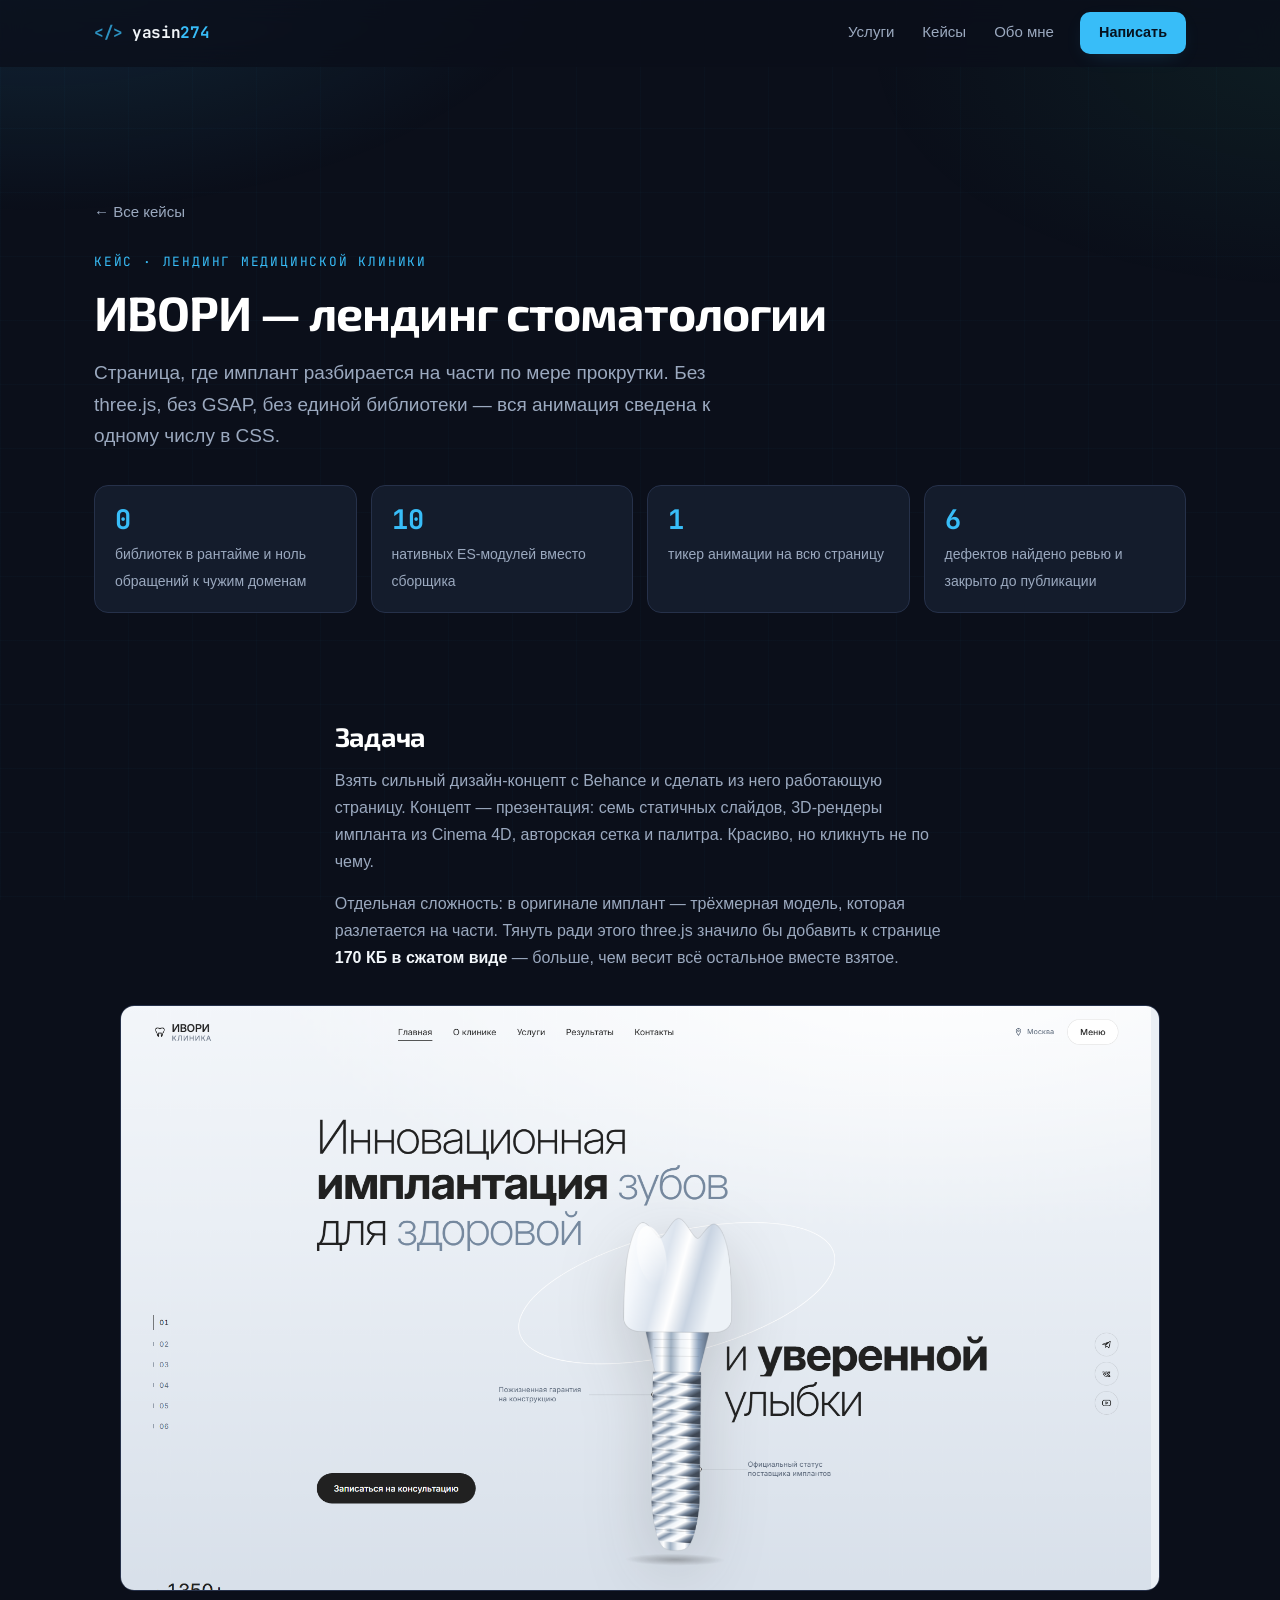
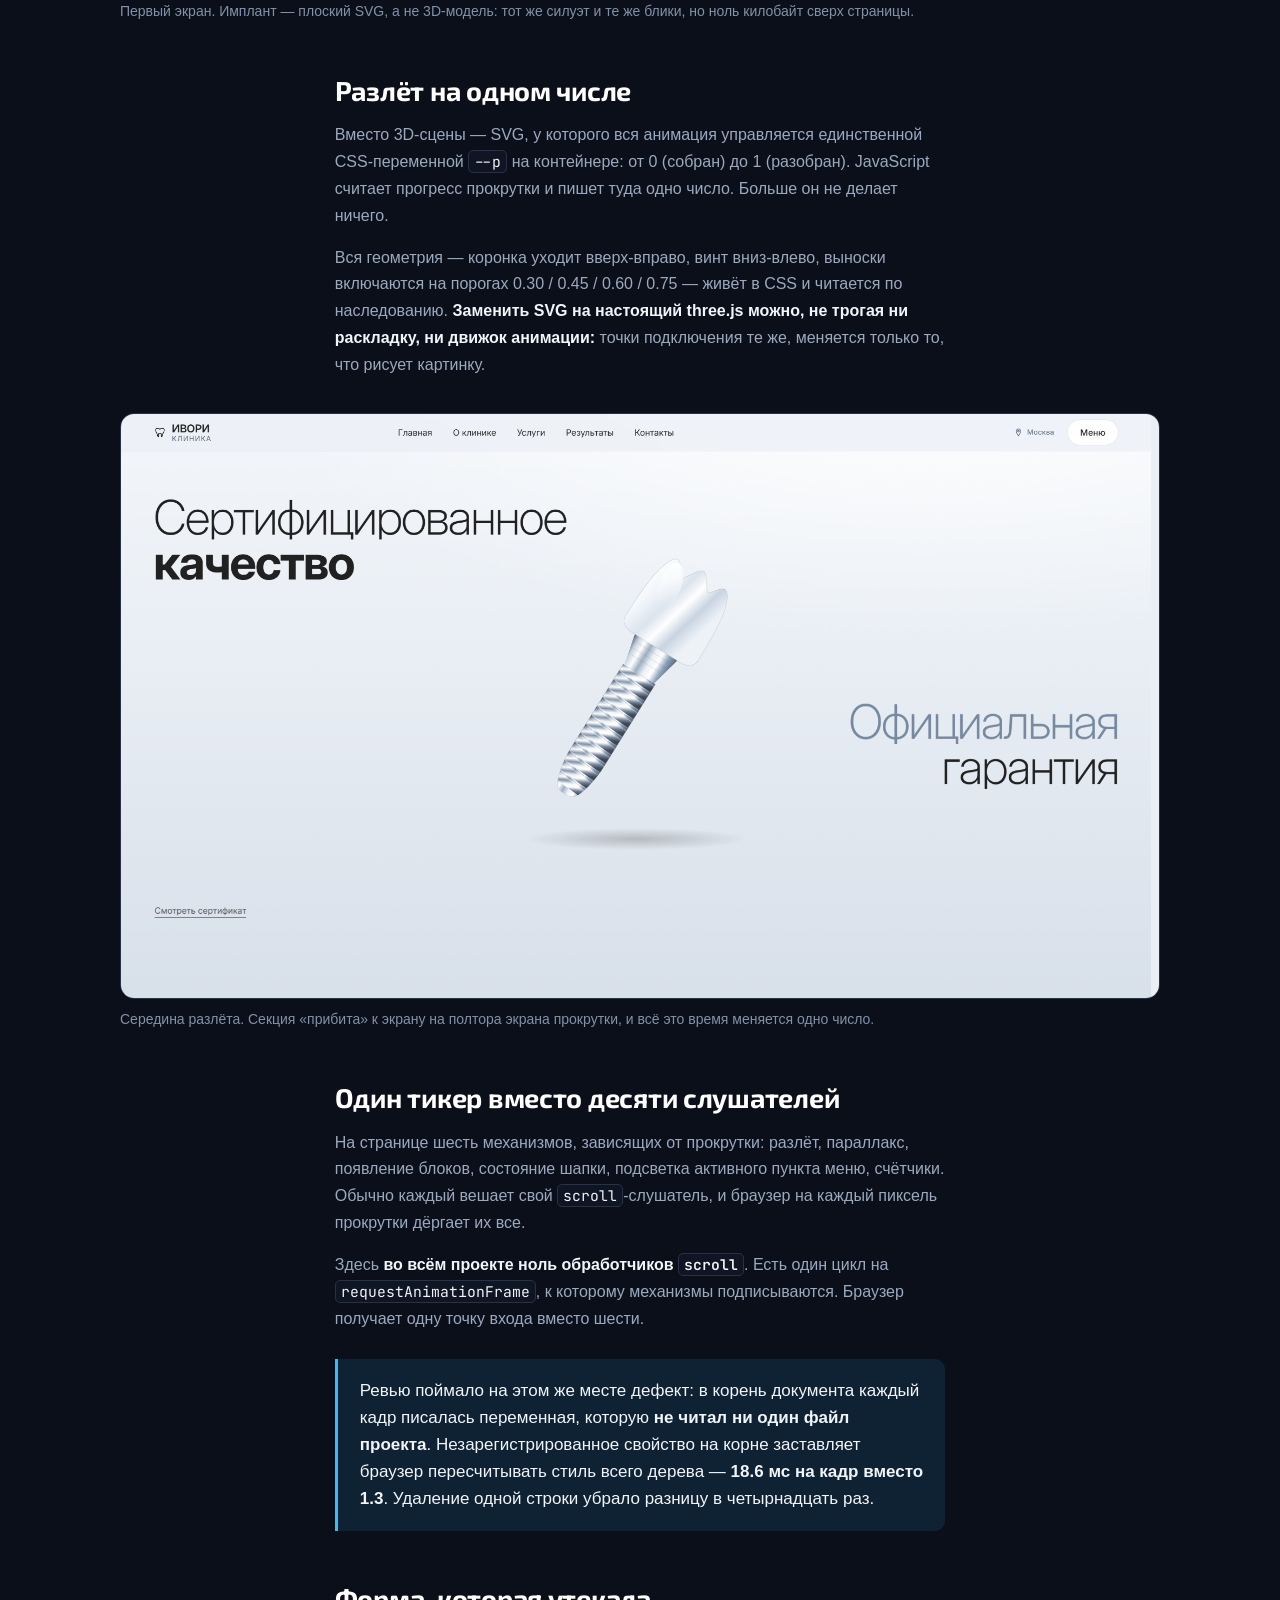
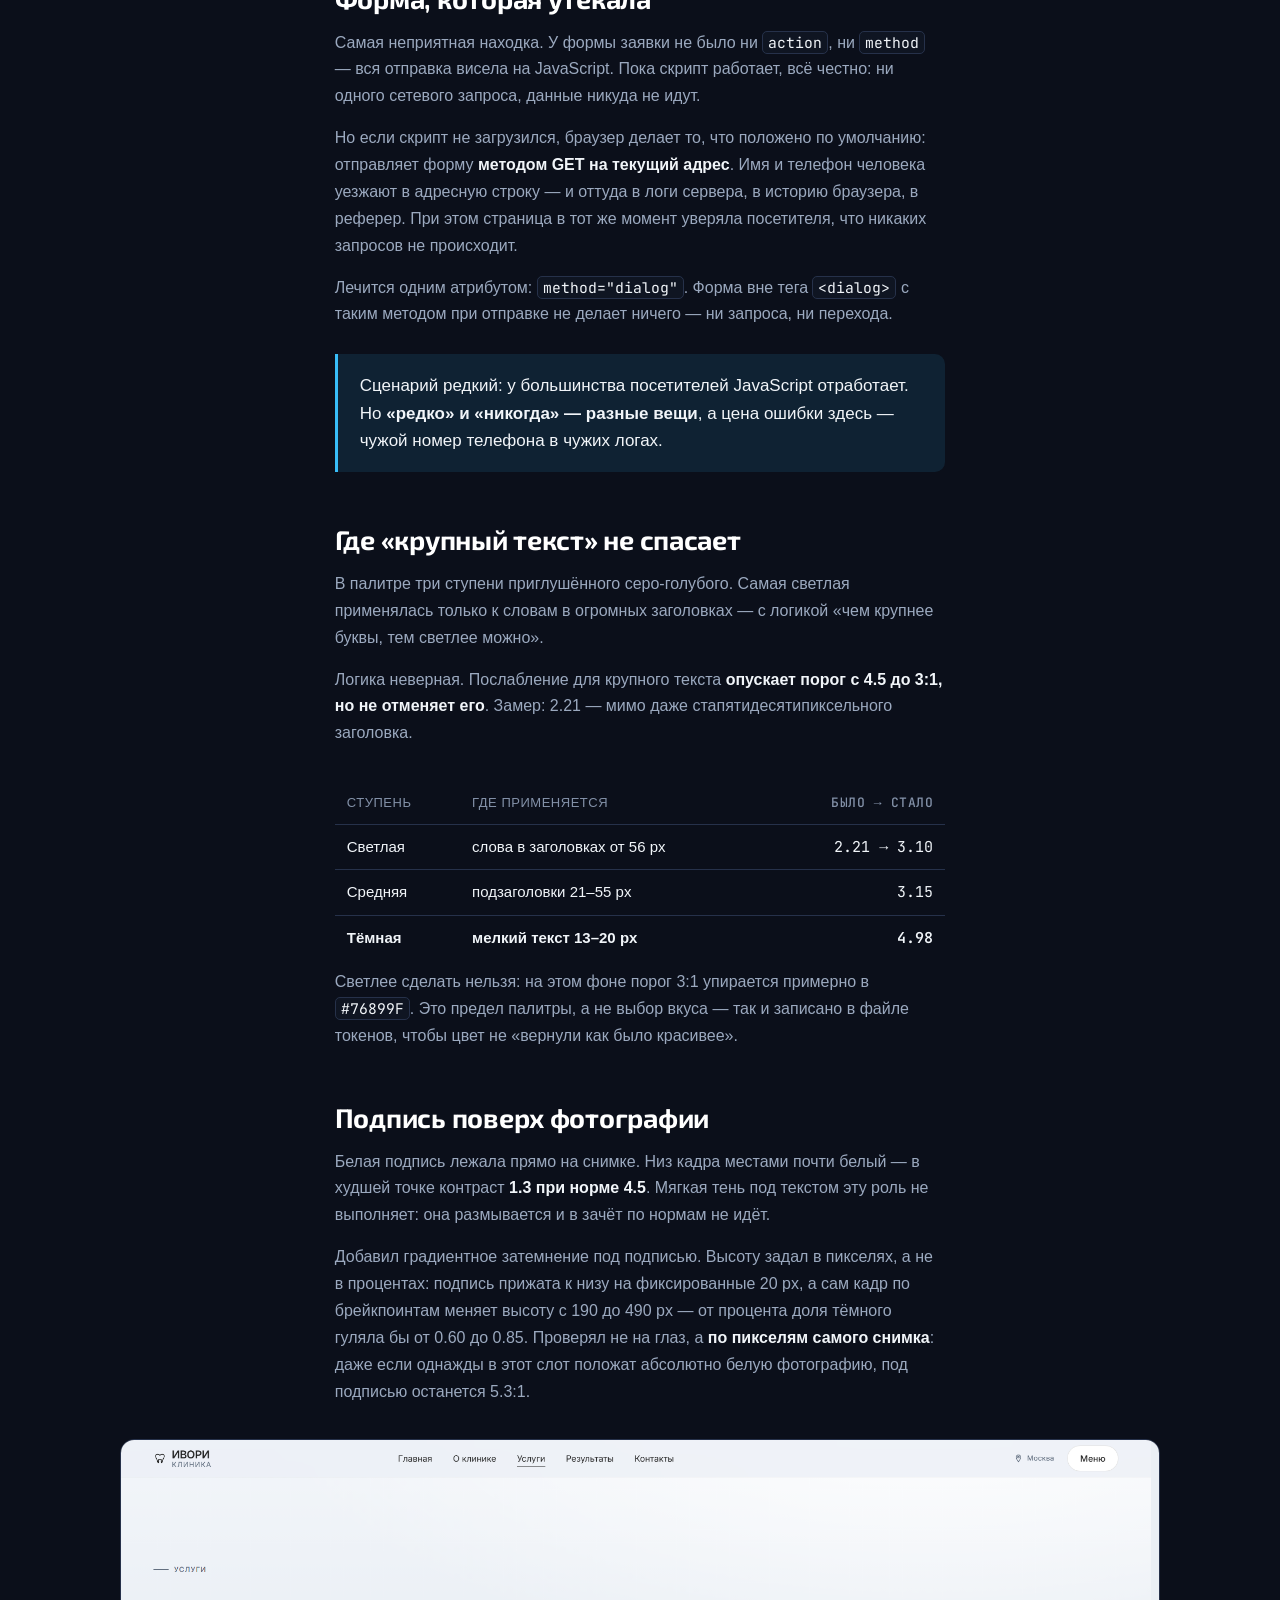
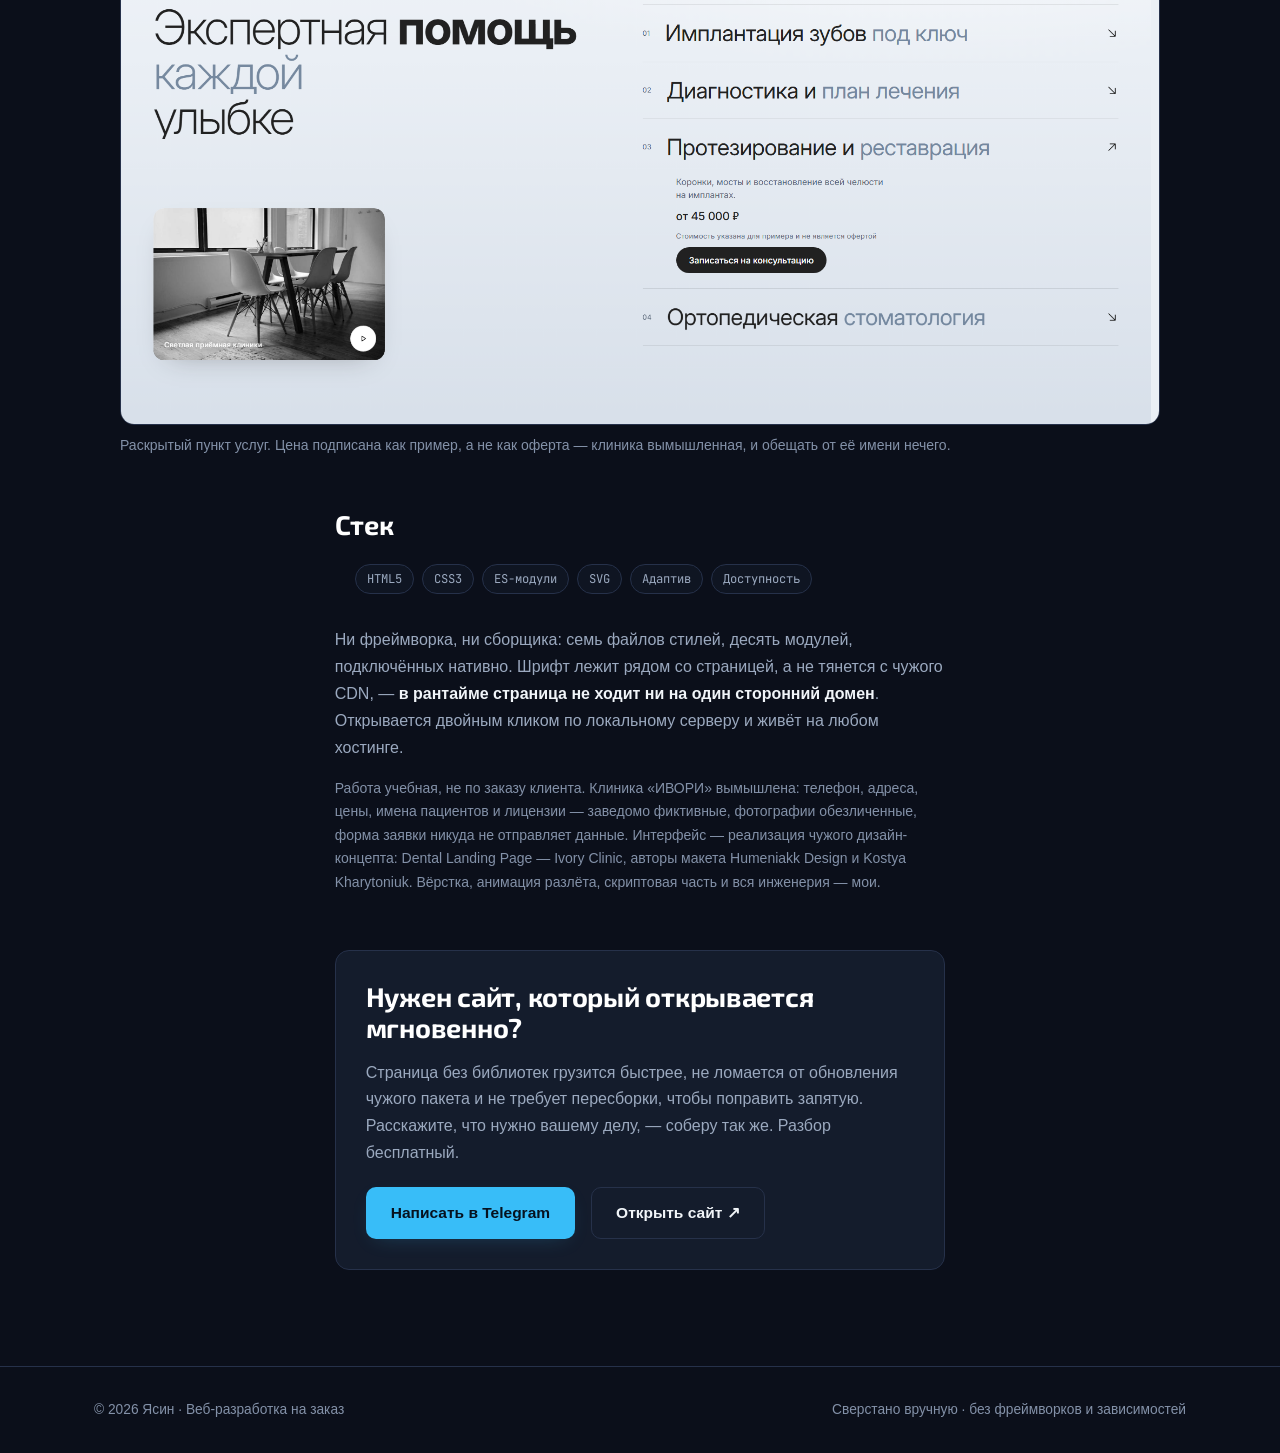
<file: case-ivory.html>
<!DOCTYPE html>
<html lang="ru">
<head>
<meta charset="UTF-8">
<meta name="viewport" content="width=device-width, initial-scale=1.0">
<title>Кейс: ИВОРИ — лендинг стоматологии — Ясин</title>
<meta name="description" content="Лендинг стоматологической клиники без единой библиотеки: разлёт импланта на одном CSS-числе, один rAF-тикер на всю страницу и форма, которая перестала утекать данными в адресную строку.">

<meta name="theme-color" content="#0b0f1a">
<meta property="og:type" content="article">
<meta property="og:title" content="Кейс: ИВОРИ — лендинг стоматологии">
<meta property="og:description" content="Ноль библиотек, ноль внешних доменов. И форма, которая без JavaScript уносила телефон пациента в адресную строку.">
<meta property="og:url" content="https://yasin274.github.io/case-ivory.html">

<link rel="icon" href="data:image/svg+xml,%3Csvg xmlns='http://www.w3.org/2000/svg' viewBox='0 0 32 32'%3E%3Crect width='32' height='32' rx='7' fill='%230b0f1a'/%3E%3Cpath d='M11 11l-4 5 4 5M21 11l4 5-4 5M18.5 8l-5 16' fill='none' stroke='%2338bdf8' stroke-width='2.2' stroke-linecap='round' stroke-linejoin='round'/%3E%3C/svg%3E">

<link rel="stylesheet" href="fonts/fonts.css">
<link rel="stylesheet" href="style.css">

<style>
  /* Та же типографика, что в остальных кейсах — серия должна читаться
     как одна работа, а не как шесть разных страниц. */
  .case-hero { padding: 132px 0 56px; }
  .case-hero .eyebrow { margin-bottom: 14px; }
  .case-hero h1 {
    font-family: var(--font-display);
    font-size: clamp(30px, 5vw, 48px);
    line-height: 1.12;
    margin: 0 0 18px;
    letter-spacing: -0.02em;
  }
  .case-hero .lead {
    font-size: clamp(16px, 2.2vw, 19px);
    color: var(--text-muted);
    max-width: 62ch;
    margin: 0 0 30px;
  }

  .num-grid {
    display: grid;
    grid-template-columns: repeat(auto-fit, minmax(190px, 1fr));
    gap: 14px;
    margin: 34px 0 0;
    padding: 0;
    list-style: none;
  }
  .num-grid li {
    background: var(--surface);
    border: 1px solid var(--border);
    border-radius: var(--radius);
    padding: 18px 20px;
  }
  .num-grid b {
    display: block;
    font-family: var(--font-mono);
    font-size: 27px;
    font-variant-numeric: tabular-nums;
    color: var(--accent);
    line-height: 1.15;
    margin-bottom: 6px;
  }
  .num-grid span { color: var(--text-muted); font-size: 14px; line-height: 1.45; }

  .case-body { max-width: 74ch; }
  .case-body h2 {
    font-family: var(--font-display);
    font-size: clamp(21px, 3vw, 27px);
    margin: 52px 0 16px;
    letter-spacing: -0.01em;
  }
  .case-body h3 { font-size: 17px; margin: 30px 0 8px; color: var(--text); }
  .case-body p { color: var(--text-muted); margin: 0 0 15px; line-height: 1.68; }
  .case-body strong, .case-body b { color: var(--text); font-weight: 600; }
  .case-body ul { color: var(--text-muted); line-height: 1.68; padding-left: 20px; }
  .case-body li { margin-bottom: 9px; }
  .case-body code {
    font-family: var(--font-mono);
    font-size: 0.92em;
    background: var(--bg-soft);
    border: 1px solid var(--border);
    border-radius: 5px;
    padding: 1px 5px;
    color: var(--text);
  }

  .pull {
    border-left: 3px solid var(--accent);
    background: var(--accent-soft);
    border-radius: 0 var(--radius-sm) var(--radius-sm) 0;
    padding: 18px 22px;
    margin: 26px 0;
  }
  .pull p { color: var(--text); margin: 0; font-size: 17px; line-height: 1.6; }

  .ledger { width: 100%; border-collapse: collapse; margin: 20px 0 8px; font-size: 15px; }
  .ledger th, .ledger td { padding: 10px 12px; border-bottom: 1px solid var(--border); text-align: left; }
  .ledger th { color: var(--text-faint); font-weight: 500; font-size: 13px; text-transform: uppercase; letter-spacing: .04em; }
  .ledger td:last-child, .ledger th:last-child { text-align: right; font-family: var(--font-mono); font-variant-numeric: tabular-nums; }
  .ledger tr:last-child td { border-bottom: none; font-weight: 600; color: var(--text); }
  .table-scroll { overflow-x: auto; }

  /* Скриншот шире текстовой колонки: в 74 символа интерфейс нечитаем.
     Ширина ограничена окном минус поля, поэтому вбок ничего не выезжает. */
  .shot {
    width: min(1040px, calc(100vw - 48px));
    margin: 34px 0 34px 50%;
    transform: translateX(-50%);
  }
  .shot img {
    width: 100%;
    height: auto;
    display: block;
    border: 1px solid var(--border);
    border-radius: var(--radius);
    background: var(--bg-soft);
  }
  .shot figcaption { color: var(--text-faint); font-size: 14px; line-height: 1.55; margin-top: 10px; }

  .case-cta {
    background: var(--surface);
    border: 1px solid var(--border);
    border-radius: var(--radius);
    padding: 30px;
    margin: 56px 0 0;
  }
  .case-cta h2 { margin-top: 0; }

  .back-link {
    display: inline-flex;
    align-items: center;
    gap: 7px;
    color: var(--text-muted);
    text-decoration: none;
    font-size: 15px;
    margin-bottom: 26px;
    transition: color var(--t);
  }
  .back-link:hover { color: var(--accent); }

  .visually-hidden {
    position: absolute;
    width: 1px; height: 1px;
    margin: -1px; padding: 0;
    overflow: hidden;
    clip: rect(0 0 0 0);
    white-space: nowrap;
    border: 0;
  }

  @media (max-width: 640px) {
    .case-hero { padding: 108px 0 40px; }
    .case-cta { padding: 22px; }
  }
</style>
<!-- Класса js здесь намеренно нет: он включает скрытие блоков до появления,
     а script.js на этой странице не подключён — контент остался бы невидимым. -->
</head>
<body>

<a class="skip-link" href="#main">Перейти к содержанию</a>

<header class="nav" id="nav">
  <div class="nav-inner">
    <a class="nav-logo" href="index.html" aria-label="На главную">
      <span class="nav-logo-mark" aria-hidden="true">&lt;/&gt;</span>
      <span class="nav-logo-text">yasin<span class="accent">274</span></span>
    </a>
    <nav class="nav-links" aria-label="Основная навигация">
      <a href="index.html#services">Услуги</a>
      <a href="index.html#cases">Кейсы</a>
      <a href="index.html#about">Обо мне</a>
    </nav>
    <a class="btn btn-primary btn-sm nav-cta" href="https://t.me/yasin2099" target="_blank" rel="noopener">Написать</a>
  </div>
</header>

<main id="main">

  <section class="section case-hero">
    <div class="wrap">
      <a class="back-link" href="index.html#cases">← Все кейсы</a>
      <p class="eyebrow">Кейс · лендинг медицинской клиники</p>
      <h1>ИВОРИ — лендинг стоматологии</h1>
      <p class="lead">
        Страница, где имплант разбирается на части по мере прокрутки. Без
        three.js, без GSAP, без единой библиотеки — вся анимация сведена
        к одному числу в CSS.
      </p>

      <ul class="num-grid">
        <li><b>0</b><span>библиотек в рантайме и ноль обращений к чужим доменам</span></li>
        <li><b>10</b><span>нативных ES-модулей вместо сборщика</span></li>
        <li><b>1</b><span>тикер анимации на всю страницу</span></li>
        <li><b>6</b><span>дефектов найдено ревью и закрыто до публикации</span></li>
      </ul>
    </div>
  </section>

  <section class="section" style="padding-top:0">
    <div class="wrap case-body">

      <h2>Задача</h2>
      <p>
        Взять сильный дизайн-концепт с Behance и сделать из него работающую
        страницу. Концепт — презентация: семь статичных слайдов, 3D-рендеры
        импланта из Cinema 4D, авторская сетка и палитра. Красиво, но кликнуть
        не по чему.
      </p>
      <p>
        Отдельная сложность: в оригинале имплант — трёхмерная модель, которая
        разлетается на части. Тянуть ради этого three.js значило бы добавить к
        странице <b>170 КБ в сжатом виде</b> — больше, чем весит всё остальное
        вместе взятое.
      </p>

      <figure class="shot">
        <img src="images/ivory-hero.png" width="1920" height="1080"
             loading="lazy" decoding="async"
             alt="Первый экран лендинга ИВОРИ: светло-голубой фон, крупный заголовок «Инновационная имплантация зубов для здоровой и уверенной улыбки», в центре реалистичный зубной имплант с коронкой, к нему ведут тонкие линии-выноски «Пожизненная гарантия на конструкцию» и «Официальный статус поставщика имплантов», слева нумерованная дорожка секций, внизу тёмная кнопка «Записаться на консультацию».">
        <figcaption>
          Первый экран. Имплант — плоский SVG, а не 3D-модель: тот же силуэт
          и те же блики, но ноль килобайт сверх страницы.
        </figcaption>
      </figure>

      <h2>Разлёт на одном числе</h2>
      <p>
        Вместо 3D-сцены — SVG, у которого вся анимация управляется единственной
        CSS-переменной <code>--p</code> на контейнере: от 0 (собран) до 1
        (разобран). JavaScript считает прогресс прокрутки и пишет туда одно
        число. Больше он не делает ничего.
      </p>
      <p>
        Вся геометрия — коронка уходит вверх-вправо, винт вниз-влево, выноски
        включаются на порогах 0.30 / 0.45 / 0.60 / 0.75 — живёт в CSS и читается
        по наследованию. <b>Заменить SVG на настоящий three.js можно, не трогая
        ни раскладку, ни движок анимации:</b> точки подключения те же, меняется
        только то, что рисует картинку.
      </p>

      <figure class="shot">
        <img src="images/ivory-quality.png" width="1920" height="1080"
             loading="lazy" decoding="async"
             alt="Секция «Сертифицированное качество»: имплант в середине разлёта — коронка отделилась и ушла вверх вправо, титановый винт с резьбой опустился влево вниз, справа приглушённым шрифтом «Официальная гарантия», внизу ссылка «Смотреть сертификат».">
        <figcaption>
          Середина разлёта. Секция «прибита» к экрану на полтора экрана
          прокрутки, и всё это время меняется одно число.
        </figcaption>
      </figure>

      <h2>Один тикер вместо десяти слушателей</h2>
      <p>
        На странице шесть механизмов, зависящих от прокрутки: разлёт, параллакс,
        появление блоков, состояние шапки, подсветка активного пункта меню,
        счётчики. Обычно каждый вешает свой <code>scroll</code>-слушатель, и
        браузер на каждый пиксель прокрутки дёргает их все.
      </p>
      <p>
        Здесь <b>во всём проекте ноль обработчиков <code>scroll</code></b>.
        Есть один цикл на <code>requestAnimationFrame</code>, к которому
        механизмы подписываются. Браузер получает одну точку входа вместо шести.
      </p>

      <div class="pull">
        <p>
          Ревью поймало на этом же месте дефект: в корень документа каждый кадр
          писалась переменная, которую <b>не читал ни один файл проекта</b>.
          Незарегистрированное свойство на корне заставляет браузер пересчитывать
          стиль всего дерева — <b>18.6 мс на кадр вместо 1.3</b>. Удаление одной
          строки убрало разницу в четырнадцать раз.
        </p>
      </div>

      <h2>Форма, которая утекала</h2>
      <p>
        Самая неприятная находка. У формы заявки не было ни <code>action</code>,
        ни <code>method</code> — вся отправка висела на JavaScript. Пока скрипт
        работает, всё честно: ни одного сетевого запроса, данные никуда не идут.
      </p>
      <p>
        Но если скрипт не загрузился, браузер делает то, что положено по
        умолчанию: отправляет форму <b>методом GET на текущий адрес</b>. Имя и
        телефон человека уезжают в адресную строку — и оттуда в логи сервера,
        в историю браузера, в реферер. При этом страница в тот же момент
        уверяла посетителя, что никаких запросов не происходит.
      </p>
      <p>
        Лечится одним атрибутом: <code>method="dialog"</code>. Форма вне тега
        <code>&lt;dialog&gt;</code> с таким методом при отправке не делает
        ничего — ни запроса, ни перехода.
      </p>

      <div class="pull">
        <p>
          Сценарий редкий: у большинства посетителей JavaScript отработает.
          Но <b>«редко» и «никогда» — разные вещи</b>, а цена ошибки здесь —
          чужой номер телефона в чужих логах.
        </p>
      </div>

      <h2>Где «крупный текст» не спасает</h2>
      <p>
        В палитре три ступени приглушённого серо-голубого. Самая светлая
        применялась только к словам в огромных заголовках — с логикой «чем
        крупнее буквы, тем светлее можно».
      </p>
      <p>
        Логика неверная. Послабление для крупного текста <b>опускает порог
        с 4.5 до 3:1, но не отменяет его</b>. Замер: 2.21 — мимо даже
        стапятидесятипиксельного заголовка.
      </p>

      <div class="table-scroll">
        <table class="ledger">
          <caption class="visually-hidden">Контраст приглушённых цветов к фону страницы</caption>
          <thead>
            <tr><th>Ступень</th><th>Где применяется</th><th>Было → стало</th></tr>
          </thead>
          <tbody>
            <tr><td>Светлая</td><td>слова в заголовках от 56 px</td><td>2.21 → 3.10</td></tr>
            <tr><td>Средняя</td><td>подзаголовки 21–55 px</td><td>3.15</td></tr>
            <tr><td>Тёмная</td><td>мелкий текст 13–20 px</td><td>4.98</td></tr>
          </tbody>
        </table>
      </div>

      <p>
        Светлее сделать нельзя: на этом фоне порог 3:1 упирается примерно
        в <code>#76899F</code>. Это предел палитры, а не выбор вкуса — так и
        записано в файле токенов, чтобы цвет не «вернули как было красивее».
      </p>

      <h2>Подпись поверх фотографии</h2>
      <p>
        Белая подпись лежала прямо на снимке. Низ кадра местами почти белый —
        в худшей точке контраст <b>1.3 при норме 4.5</b>. Мягкая тень под
        текстом эту роль не выполняет: она размывается и в зачёт по нормам
        не идёт.
      </p>
      <p>
        Добавил градиентное затемнение под подписью. Высоту задал в пикселях,
        а не в процентах: подпись прижата к низу на фиксированные 20 px, а сам
        кадр по брейкпоинтам меняет высоту с 190 до 490 px — от процента доля
        тёмного гуляла бы от 0.60 до 0.85. Проверял не на глаз, а <b>по
        пикселям самого снимка</b>: даже если однажды в этот слот положат
        абсолютно белую фотографию, под подписью останется 5.3:1.
      </p>

      <figure class="shot">
        <img src="images/ivory-services.png" width="1920" height="1080"
             loading="lazy" decoding="async"
             alt="Секция «Услуги»: слева заголовок «Экспертная помощь каждой улыбке» и чёрно-белое фото интерьера клиники с читаемой белой подписью на затемнении, справа список из четырёх услуг, третий пункт «Протезирование и реставрация» раскрыт — описание, цена от 45 000 ₽, пометка «Стоимость указана для примера и не является офертой» и кнопка записи.">
        <figcaption>
          Раскрытый пункт услуг. Цена подписана как пример, а не как оферта —
          клиника вымышленная, и обещать от её имени нечего.
        </figcaption>
      </figure>

      <h2>Стек</h2>
      <ul class="case-tags">
        <li>HTML5</li><li>CSS3</li><li>ES-модули</li>
        <li>SVG</li><li>Адаптив</li><li>Доступность</li>
      </ul>
      <p style="margin-top:16px">
        Ни фреймворка, ни сборщика: семь файлов стилей, десять модулей,
        подключённых нативно. Шрифт лежит рядом со страницей, а не тянется
        с чужого CDN, — <b>в рантайме страница не ходит ни на один сторонний
        домен</b>. Открывается двойным кликом по локальному серверу и живёт
        на любом хостинге.
      </p>
      <p style="color:var(--text-faint);font-size:14px">
        Работа учебная, не по заказу клиента. Клиника «ИВОРИ» вымышлена:
        телефон, адреса, цены, имена пациентов и лицензии — заведомо
        фиктивные, фотографии обезличенные, форма заявки никуда не отправляет
        данные. Интерфейс — реализация чужого дизайн-концепта:
        <a href="https://www.behance.net/gallery/237704709/Dental-Landing-Page-Web-Site-Design-Ivory-Clinic" target="_blank" rel="noopener">Dental Landing Page — Ivory Clinic</a>,
        авторы макета Humeniakk Design и Kostya Kharytoniuk. Вёрстка,
        анимация разлёта, скриптовая часть и вся инженерия — мои.
      </p>

      <div class="case-cta">
        <h2>Нужен сайт, который открывается мгновенно?</h2>
        <p>
          Страница без библиотек грузится быстрее, не ломается от обновления
          чужого пакета и не требует пересборки, чтобы поправить запятую.
          Расскажите, что нужно вашему делу, — соберу так же. Разбор бесплатный.
        </p>
        <div class="hero-actions" style="margin-top:20px">
          <a class="btn btn-primary" href="https://t.me/yasin2099" target="_blank" rel="noopener">Написать в Telegram</a>
          <a class="btn btn-ghost" href="https://ivory-dental-alpha.vercel.app" target="_blank" rel="noopener">Открыть сайт ↗</a>
        </div>
      </div>

    </div>
  </section>

</main>

<footer class="site-footer">
  <div class="wrap footer-inner">
    <span>© <span id="year">2026</span> Ясин · Веб-разработка на заказ</span>
    <span class="footer-tech">Сверстано вручную · без фреймворков и зависимостей</span>
  </div>
</footer>

<script>
  document.getElementById("year").textContent = new Date().getFullYear();
</script>
</body>
</html>
</file>
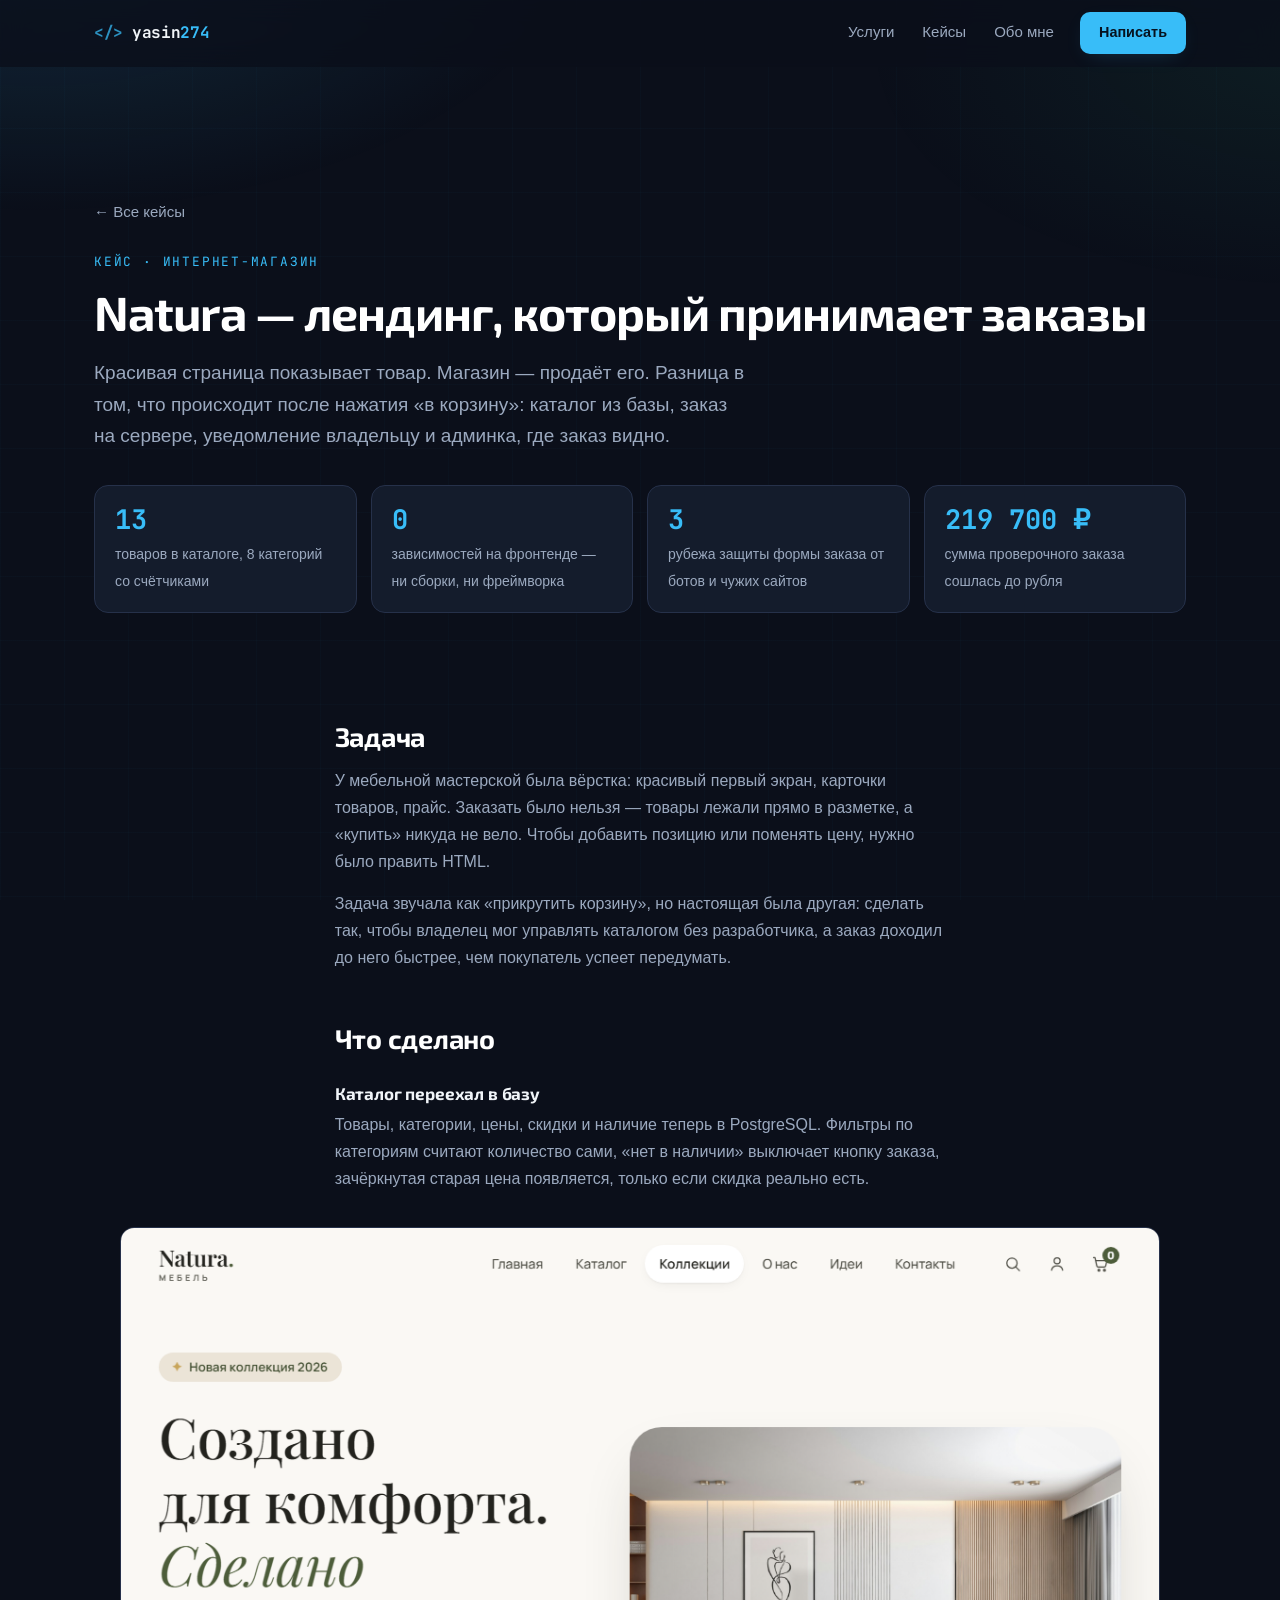
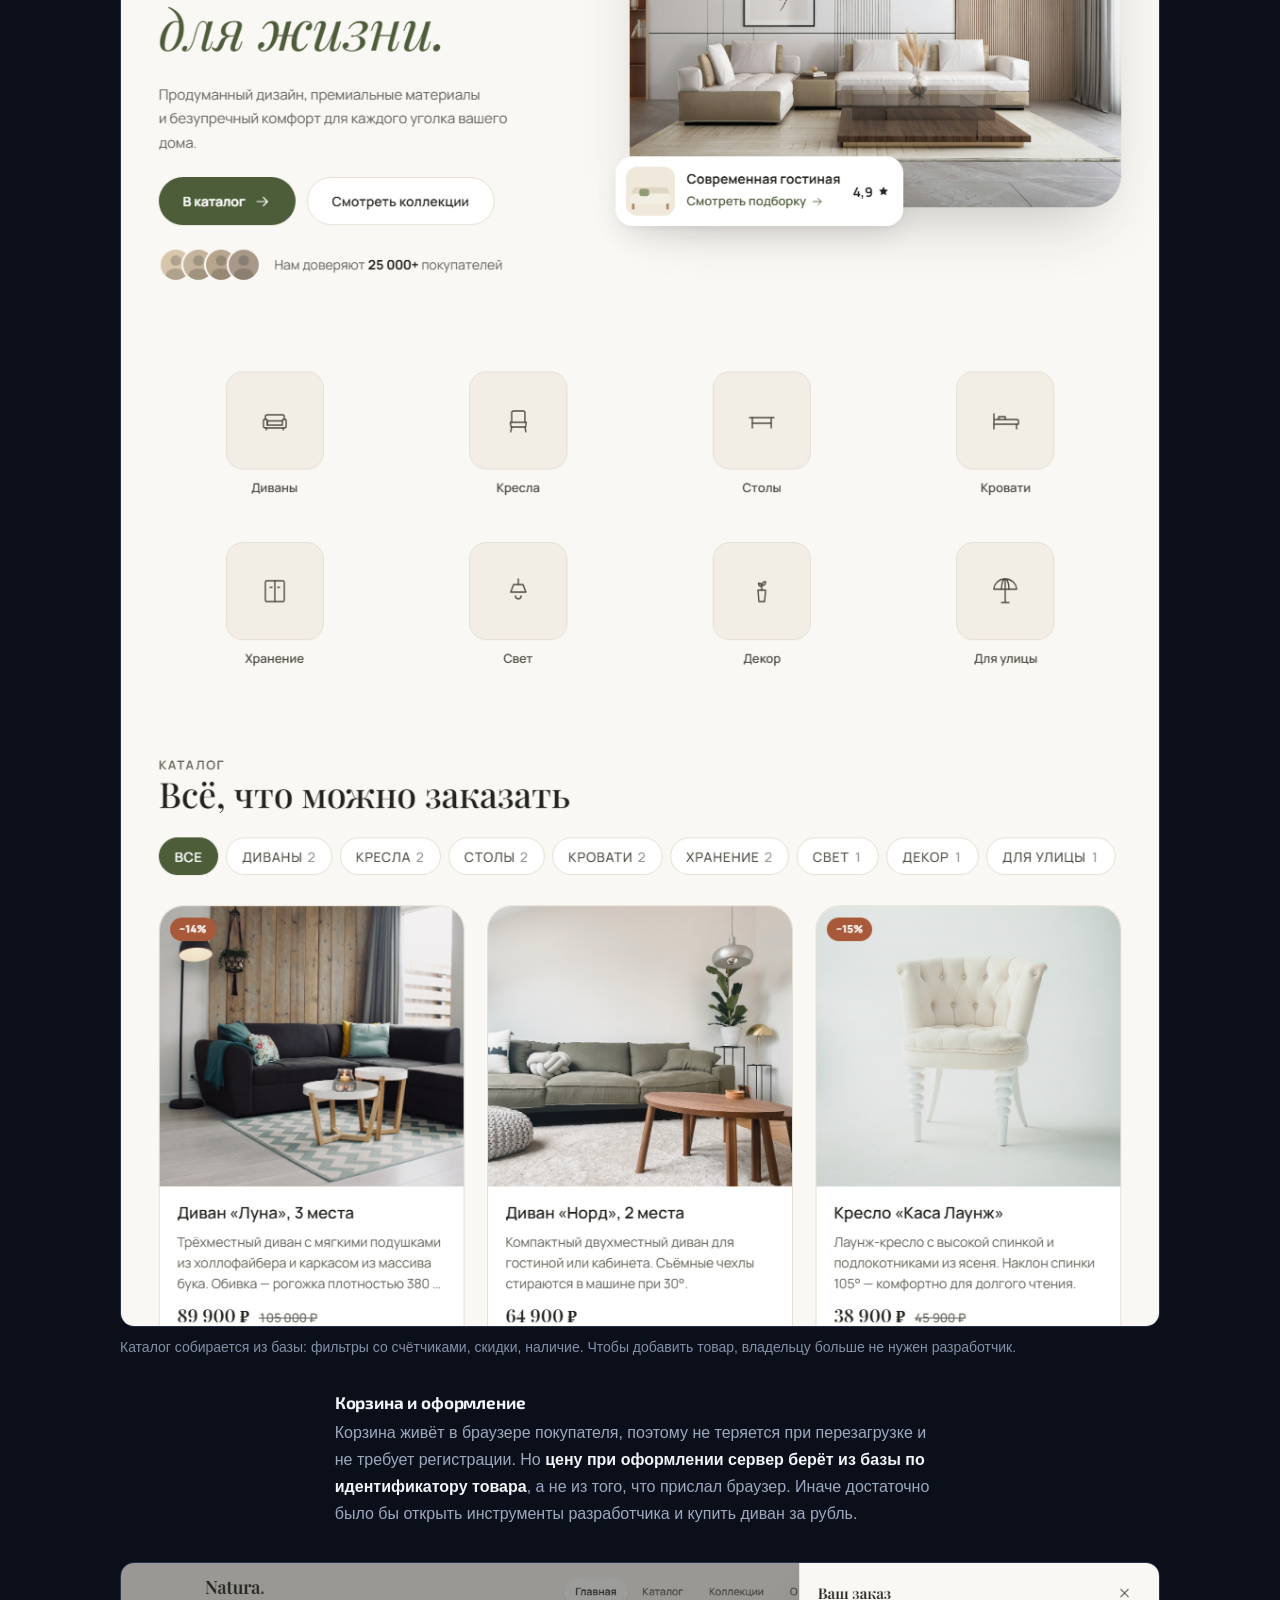
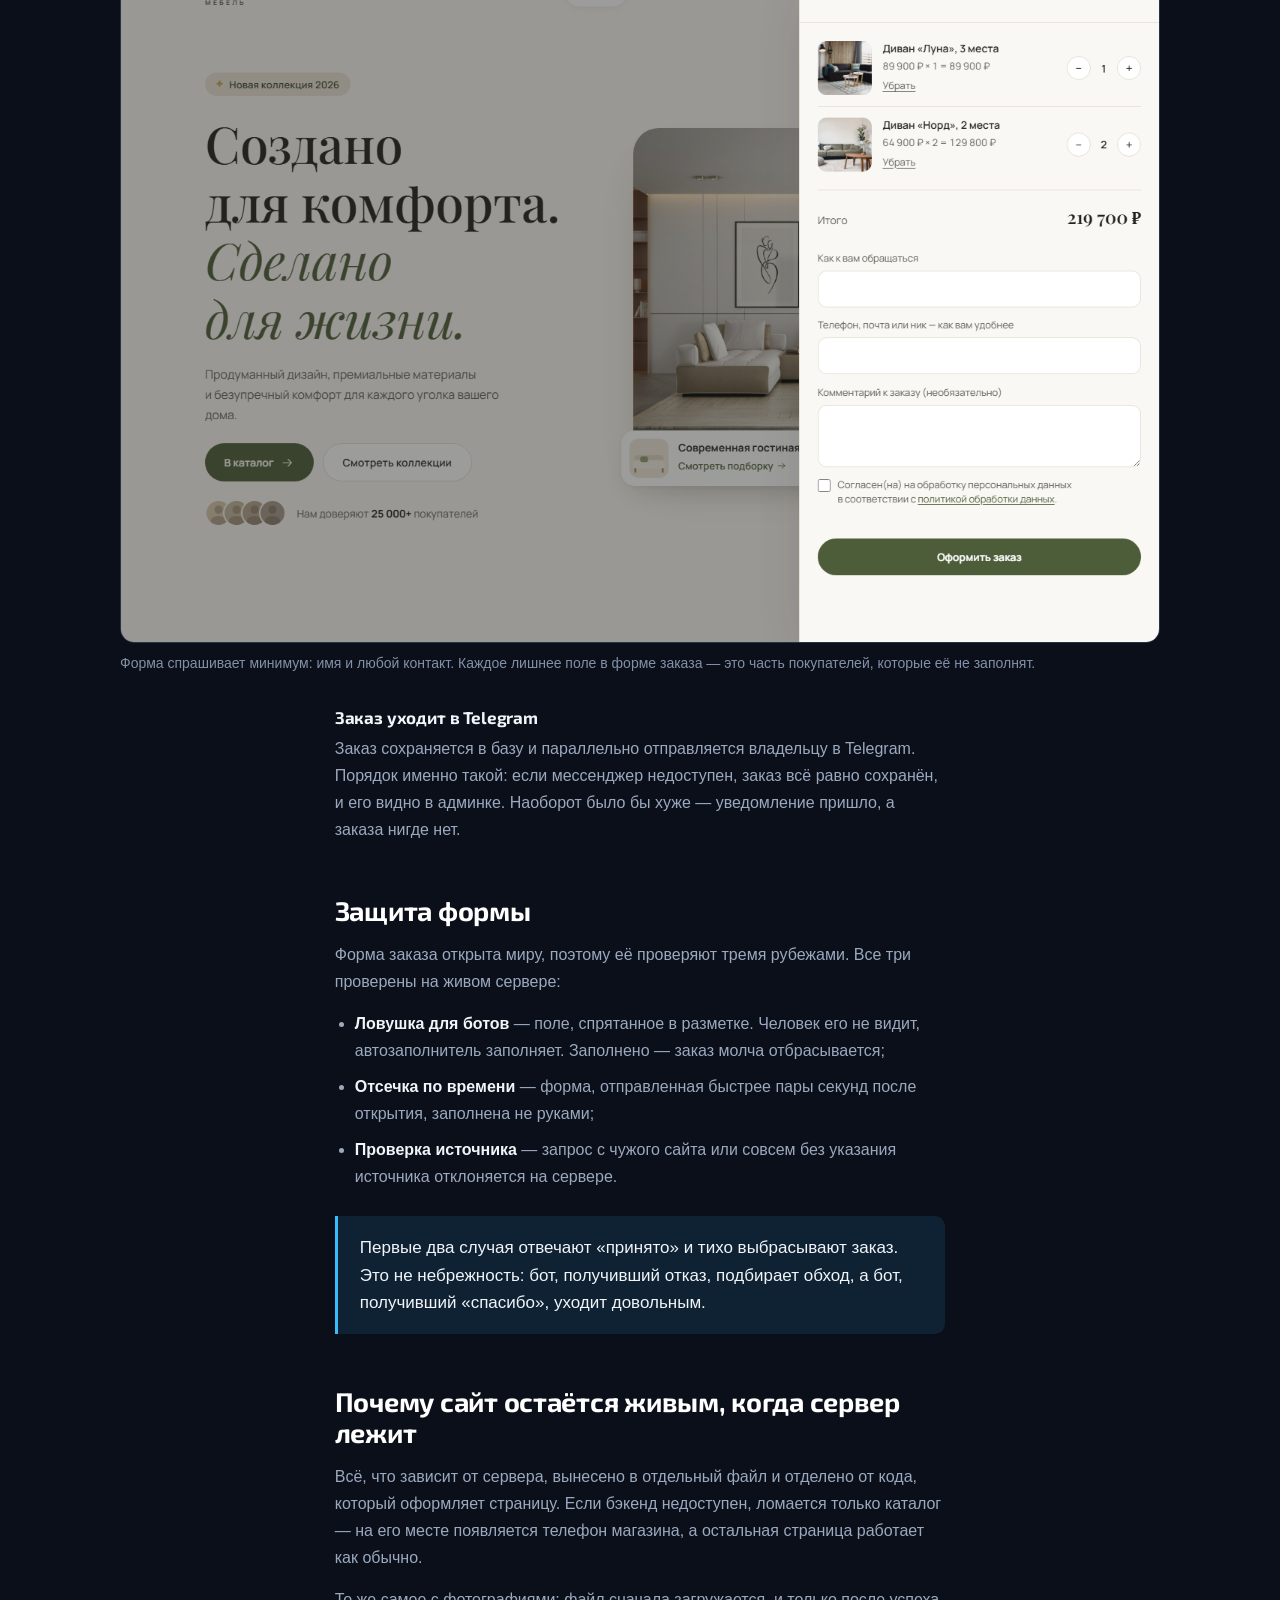
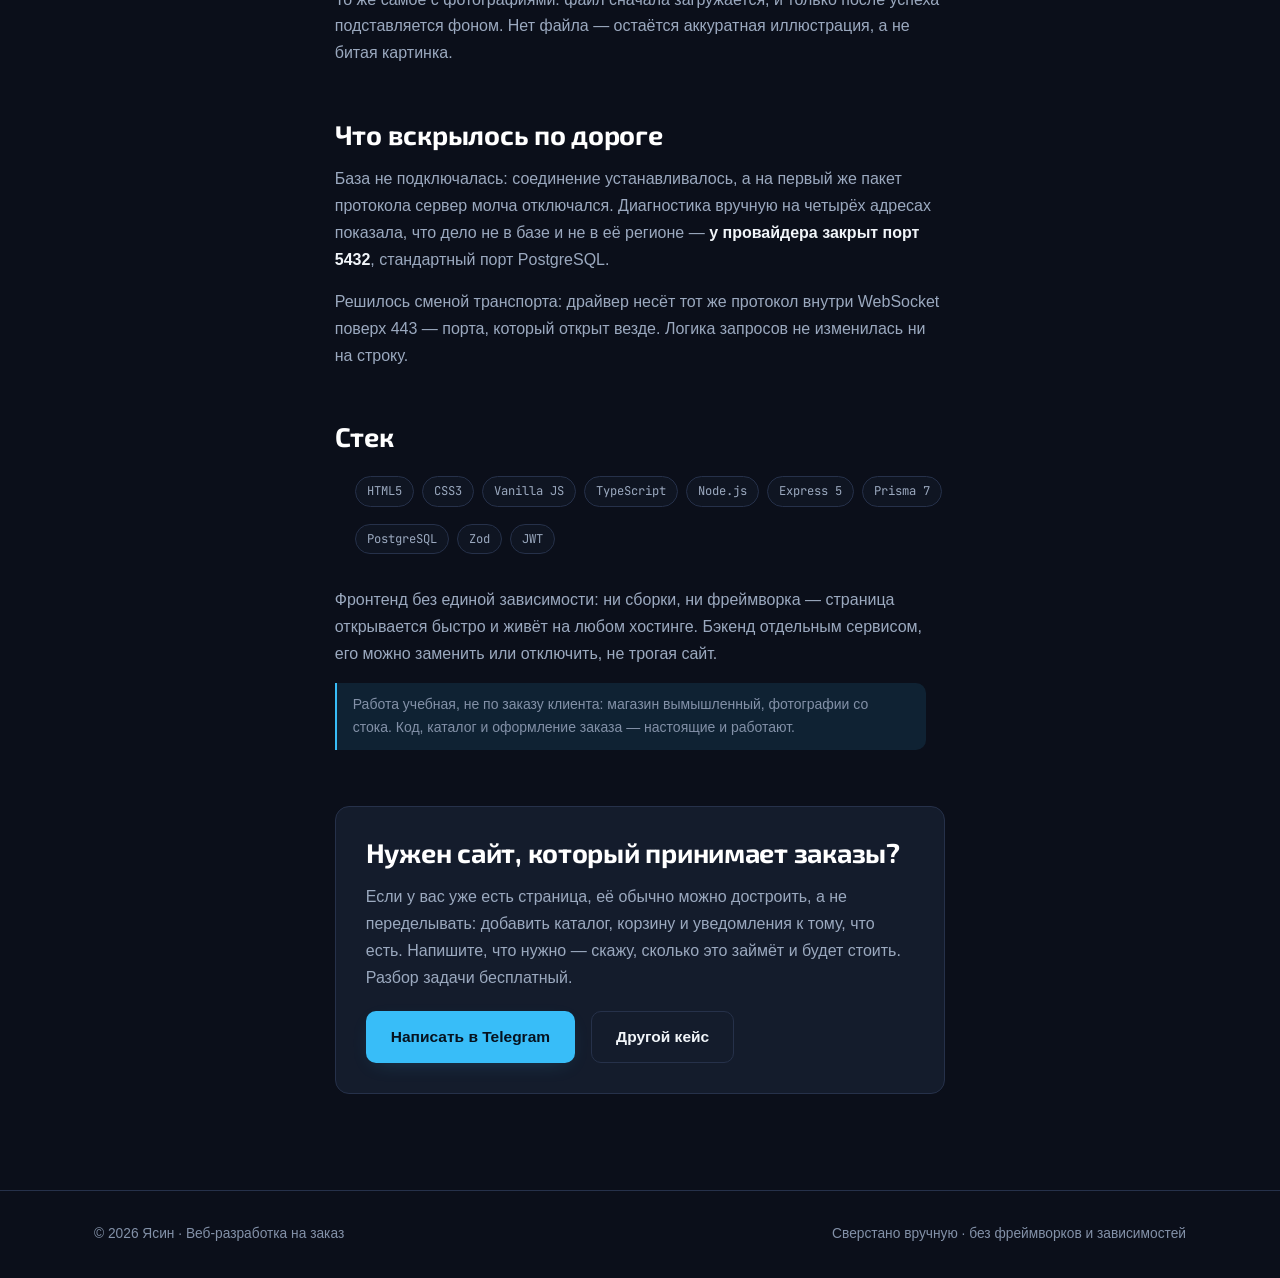
<file: case-natura.html>
<!DOCTYPE html>
<html lang="ru">
<head>
  <meta charset="UTF-8">
  <meta name="viewport" content="width=device-width, initial-scale=1.0">
  <title>Кейс: Natura — лендинг, который принимает заказы — Ясин</title>
  <meta name="description" content="Как лендинг мебельной мастерской перестал быть страницей: каталог из базы, корзина, оформление заказа с уведомлением в Telegram и админка. Проверенный порядок работы и защита формы.">

  <meta name="theme-color" content="#0b0f1a">
  <meta property="og:type" content="article">
  <meta property="og:title" content="Кейс: Natura — лендинг, который принимает заказы">
  <meta property="og:description" content="Каталог из базы, корзина, заказ в Telegram. Почему магазин остаётся живым, даже когда сервер лежит.">
  <meta property="og:url" content="https://yasin274.github.io/case-natura.html">

  <link rel="icon" href="data:image/svg+xml,%3Csvg xmlns='http://www.w3.org/2000/svg' viewBox='0 0 32 32'%3E%3Crect width='32' height='32' rx='7' fill='%230b0f1a'/%3E%3Cpath d='M11 11l-4 5 4 5M21 11l4 5-4 5M18.5 8l-5 16' fill='none' stroke='%2338bdf8' stroke-width='2.2' stroke-linecap='round' stroke-linejoin='round'/%3E%3C/svg%3E">

  <link rel="stylesheet" href="fonts/fonts.css">
  <link rel="stylesheet" href="style.css">

  <style>
    /* Та же типографика, что в кейсе калькулятора — страницы должны
       читаться как одна серия, а не как две разные работы. */
    .case-hero { padding: 132px 0 56px; }
    .case-hero .eyebrow { margin-bottom: 14px; }
    .case-hero h1 {
      font-family: var(--font-display);
      font-size: clamp(30px, 5vw, 48px);
      line-height: 1.12;
      margin: 0 0 18px;
      letter-spacing: -0.02em;
    }
    .case-hero .lead {
      font-size: clamp(16px, 2.2vw, 19px);
      color: var(--text-muted);
      max-width: 62ch;
      margin: 0 0 30px;
    }

    .num-grid {
      display: grid;
      grid-template-columns: repeat(auto-fit, minmax(190px, 1fr));
      gap: 14px;
      margin: 34px 0 0;
      padding: 0;
      list-style: none;
    }
    .num-grid li {
      background: var(--surface);
      border: 1px solid var(--border);
      border-radius: var(--radius);
      padding: 18px 20px;
    }
    .num-grid b {
      display: block;
      font-family: var(--font-mono);
      font-size: 27px;
      font-variant-numeric: tabular-nums;
      color: var(--accent);
      line-height: 1.15;
      margin-bottom: 6px;
    }
    .num-grid span { color: var(--text-muted); font-size: 14px; line-height: 1.45; }

    .case-body { max-width: 74ch; }
    .case-body h2 {
      font-family: var(--font-display);
      font-size: clamp(21px, 3vw, 27px);
      margin: 52px 0 16px;
      letter-spacing: -0.01em;
    }
    .case-body h3 { font-size: 17px; margin: 30px 0 8px; color: var(--text); }
    .case-body p { color: var(--text-muted); margin: 0 0 15px; line-height: 1.68; }
    .case-body strong, .case-body b { color: var(--text); font-weight: 600; }
    .case-body ul { color: var(--text-muted); line-height: 1.68; padding-left: 20px; }
    .case-body li { margin-bottom: 9px; }

    .pull {
      border-left: 3px solid var(--accent);
      background: var(--accent-soft);
      border-radius: 0 var(--radius-sm) var(--radius-sm) 0;
      padding: 18px 22px;
      margin: 26px 0;
    }
    .pull p { color: var(--text); margin: 0; font-size: 17px; line-height: 1.6; }

    /* Скриншот шире текстовой колонки: в 74 символа интерфейс нечитаем.
       Ширина ограничена окном минус поля, поэтому вбок ничего не выезжает. */
    .shot {
      width: min(1040px, calc(100vw - 48px));
      margin: 34px 0 34px 50%;
      transform: translateX(-50%);
    }
    .shot img {
      width: 100%;
      height: auto;
      display: block;
      border: 1px solid var(--border);
      border-radius: var(--radius);
      background: var(--bg-soft);
    }
    .shot figcaption {
      color: var(--text-faint);
      font-size: 14px;
      line-height: 1.55;
      margin-top: 10px;
    }

    .case-cta {
      background: var(--surface);
      border: 1px solid var(--border);
      border-radius: var(--radius);
      padding: 30px;
      margin: 56px 0 0;
    }
    .case-cta h2 { margin-top: 0; }

    .back-link {
      display: inline-flex;
      align-items: center;
      gap: 7px;
      color: var(--text-muted);
      text-decoration: none;
      font-size: 15px;
      margin-bottom: 26px;
      transition: color var(--t);
    }
    .back-link:hover { color: var(--accent); }

    @media (max-width: 640px) {
      .case-hero { padding: 108px 0 40px; }
      .case-cta { padding: 22px; }
    }
  </style>
  <!-- Класса js здесь намеренно нет: он включает скрытие блоков до появления,
       а script.js на этой странице не подключён — контент остался бы невидимым. -->
</head>
<body>

  <a class="skip-link" href="#main">Перейти к содержанию</a>

  <header class="nav" id="nav">
    <div class="nav-inner">
      <a class="nav-logo" href="index.html" aria-label="На главную">
        <span class="nav-logo-mark" aria-hidden="true">&lt;/&gt;</span>
        <span class="nav-logo-text">yasin<span class="accent">274</span></span>
      </a>
      <nav class="nav-links" aria-label="Основная навигация">
        <a href="index.html#services">Услуги</a>
        <a href="index.html#cases">Кейсы</a>
        <a href="index.html#about">Обо мне</a>
      </nav>
      <a class="btn btn-primary btn-sm nav-cta" href="https://t.me/yasin2099" target="_blank" rel="noopener">Написать</a>
    </div>
  </header>

  <main id="main">

    <section class="section case-hero">
      <div class="wrap">
        <a class="back-link" href="index.html#cases">← Все кейсы</a>
        <p class="eyebrow">Кейс · интернет-магазин</p>
        <h1>Natura — лендинг, который принимает заказы</h1>
        <p class="lead">
          Красивая страница показывает товар. Магазин — продаёт его. Разница
          в том, что происходит после нажатия «в корзину»: каталог из базы,
          заказ на сервере, уведомление владельцу и админка, где заказ видно.
        </p>

        <ul class="num-grid">
          <li><b>13</b><span>товаров в каталоге, 8 категорий со счётчиками</span></li>
          <li><b>0</b><span>зависимостей на фронтенде — ни сборки, ни фреймворка</span></li>
          <li><b>3</b><span>рубежа защиты формы заказа от ботов и чужих сайтов</span></li>
          <li><b>219 700 ₽</b><span>сумма проверочного заказа сошлась до рубля</span></li>
        </ul>
      </div>
    </section>

    <section class="section" style="padding-top:0">
      <div class="wrap case-body">

        <h2>Задача</h2>
        <p>
          У мебельной мастерской была вёрстка: красивый первый экран, карточки
          товаров, прайс. Заказать было нельзя — товары лежали прямо в
          разметке, а «купить» никуда не вело. Чтобы добавить позицию или
          поменять цену, нужно было править HTML.
        </p>
        <p>
          Задача звучала как «прикрутить корзину», но настоящая была другая:
          сделать так, чтобы владелец мог управлять каталогом без
          разработчика, а заказ доходил до него быстрее, чем покупатель успеет
          передумать.
        </p>

        <h2>Что сделано</h2>

        <h3>Каталог переехал в базу</h3>
        <p>
          Товары, категории, цены, скидки и наличие теперь в PostgreSQL.
          Фильтры по категориям считают количество сами, «нет в наличии»
          выключает кнопку заказа, зачёркнутая старая цена появляется, только
          если скидка реально есть.
        </p>

        <figure class="shot">
          <img src="images/natura-catalog.png" width="1100" height="1800"
               loading="lazy" decoding="async"
               alt="Главная страница Natura: первый экран с фотографией гостиной и заголовком «Создано для комфорта. Сделано для жизни», плитки категорий, ниже раздел «Всё, что можно заказать» с фильтрами по категориям и счётчиками и карточками товаров с фотографиями, ценами и скидками.">
          <figcaption>
            Каталог собирается из базы: фильтры со счётчиками, скидки, наличие.
            Чтобы добавить товар, владельцу больше не нужен разработчик.
          </figcaption>
        </figure>

        <h3>Корзина и оформление</h3>
        <p>
          Корзина живёт в браузере покупателя, поэтому не теряется при
          перезагрузке и не требует регистрации. Но <b>цену при оформлении
          сервер берёт из базы по идентификатору товара</b>, а не из того,
          что прислал браузер. Иначе достаточно было бы открыть инструменты
          разработчика и купить диван за рубль.
        </p>

        <figure class="shot">
          <img src="images/natura-cart.png" width="1384" height="905"
               loading="lazy" decoding="async"
               alt="Открытая панель «Ваш заказ»: две позиции — диван «Луна» 89 900 ₽ за штуку и диван «Норд» 64 900 ₽ в количестве двух, итого 219 700 ₽. Ниже поля «Как к вам обращаться», контакт, комментарий, отметка согласия на обработку данных со ссылкой на политику и кнопка «Оформить заказ».">
          <figcaption>
            Форма спрашивает минимум: имя и любой контакт. Каждое лишнее поле
            в форме заказа — это часть покупателей, которые её не заполнят.
          </figcaption>
        </figure>

        <h3>Заказ уходит в Telegram</h3>
        <p>
          Заказ сохраняется в базу и параллельно отправляется владельцу в
          Telegram. Порядок именно такой: если мессенджер недоступен, заказ
          всё равно сохранён, и его видно в админке. Наоборот было бы хуже —
          уведомление пришло, а заказа нигде нет.
        </p>

        <h2>Защита формы</h2>
        <p>
          Форма заказа открыта миру, поэтому её проверяют тремя рубежами.
          Все три проверены на живом сервере:
        </p>
        <ul>
          <li><b>Ловушка для ботов</b> — поле, спрятанное в разметке. Человек
              его не видит, автозаполнитель заполняет. Заполнено — заказ
              молча отбрасывается;</li>
          <li><b>Отсечка по времени</b> — форма, отправленная быстрее пары
              секунд после открытия, заполнена не руками;</li>
          <li><b>Проверка источника</b> — запрос с чужого сайта или совсем без
              указания источника отклоняется на сервере.</li>
        </ul>

        <div class="pull">
          <p>
            Первые два случая отвечают «принято» и тихо выбрасывают заказ.
            Это не небрежность: бот, получивший отказ, подбирает обход, а бот,
            получивший «спасибо», уходит довольным.
          </p>
        </div>

        <h2>Почему сайт остаётся живым, когда сервер лежит</h2>
        <p>
          Всё, что зависит от сервера, вынесено в отдельный файл и отделено от
          кода, который оформляет страницу. Если бэкенд недоступен, ломается
          только каталог — на его месте появляется телефон магазина, а
          остальная страница работает как обычно.
        </p>
        <p>
          То же самое с фотографиями: файл сначала загружается, и только после
          успеха подставляется фоном. Нет файла — остаётся аккуратная
          иллюстрация, а не битая картинка.
        </p>

        <h2>Что вскрылось по дороге</h2>
        <p>
          База не подключалась: соединение устанавливалось, а на первый же
          пакет протокола сервер молча отключался. Диагностика вручную на
          четырёх адресах показала, что дело не в базе и не в её регионе —
          <b>у провайдера закрыт порт 5432</b>, стандартный порт PostgreSQL.
        </p>
        <p>
          Решилось сменой транспорта: драйвер несёт тот же протокол внутри
          WebSocket поверх 443 — порта, который открыт везде. Логика запросов
          не изменилась ни на строку.
        </p>

        <h2>Стек</h2>
        <ul class="case-tags">
          <li>HTML5</li><li>CSS3</li><li>Vanilla JS</li>
          <li>TypeScript</li><li>Node.js</li><li>Express 5</li>
          <li>Prisma 7</li><li>PostgreSQL</li><li>Zod</li><li>JWT</li>
        </ul>
        <p style="margin-top:16px">
          Фронтенд без единой зависимости: ни сборки, ни фреймворка — страница
          открывается быстро и живёт на любом хостинге. Бэкенд отдельным
          сервисом, его можно заменить или отключить, не трогая сайт.
        </p>
        <p class="case-note" style="color:var(--text-faint);font-size:14px">
          Работа учебная, не по заказу клиента: магазин вымышленный, фотографии
          со стока. Код, каталог и оформление заказа — настоящие и работают.
        </p>

        <div class="case-cta">
          <h2>Нужен сайт, который принимает заказы?</h2>
          <p>
            Если у вас уже есть страница, её обычно можно достроить, а не
            переделывать: добавить каталог, корзину и уведомления к тому, что
            есть. Напишите, что нужно — скажу, сколько это займёт и будет
            стоить. Разбор задачи бесплатный.
          </p>
          <div class="hero-actions" style="margin-top:20px">
            <a class="btn btn-primary" href="https://t.me/yasin2099" target="_blank" rel="noopener">Написать в Telegram</a>
            <a class="btn btn-ghost" href="case-wb.html">Другой кейс</a>
          </div>
        </div>

      </div>
    </section>

  </main>

  <footer class="site-footer">
    <div class="wrap footer-inner">
      <span>© <span id="year">2026</span> Ясин · Веб-разработка на заказ</span>
      <span class="footer-tech">Сверстано вручную · без фреймворков и зависимостей</span>
    </div>
  </footer>

  <script>
    document.getElementById("year").textContent = new Date().getFullYear();
  </script>
</body>
</html>
</file>
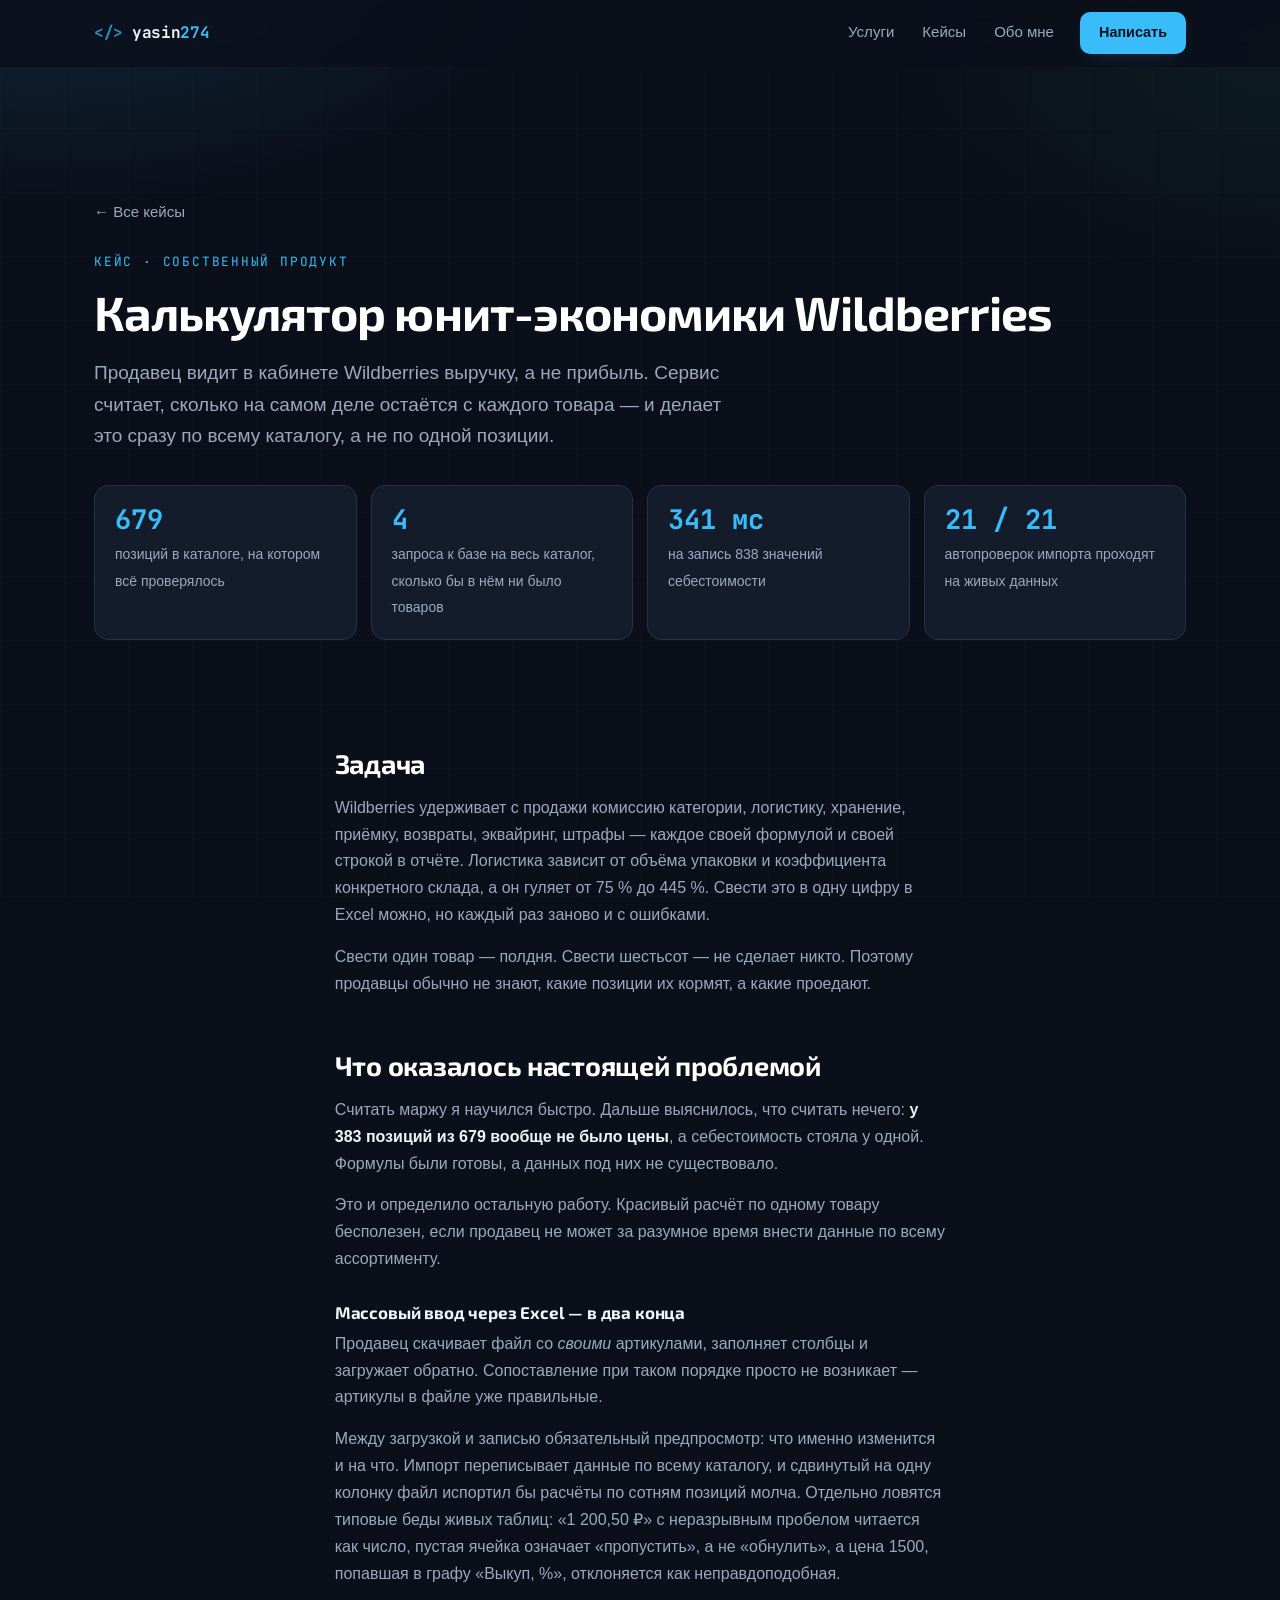
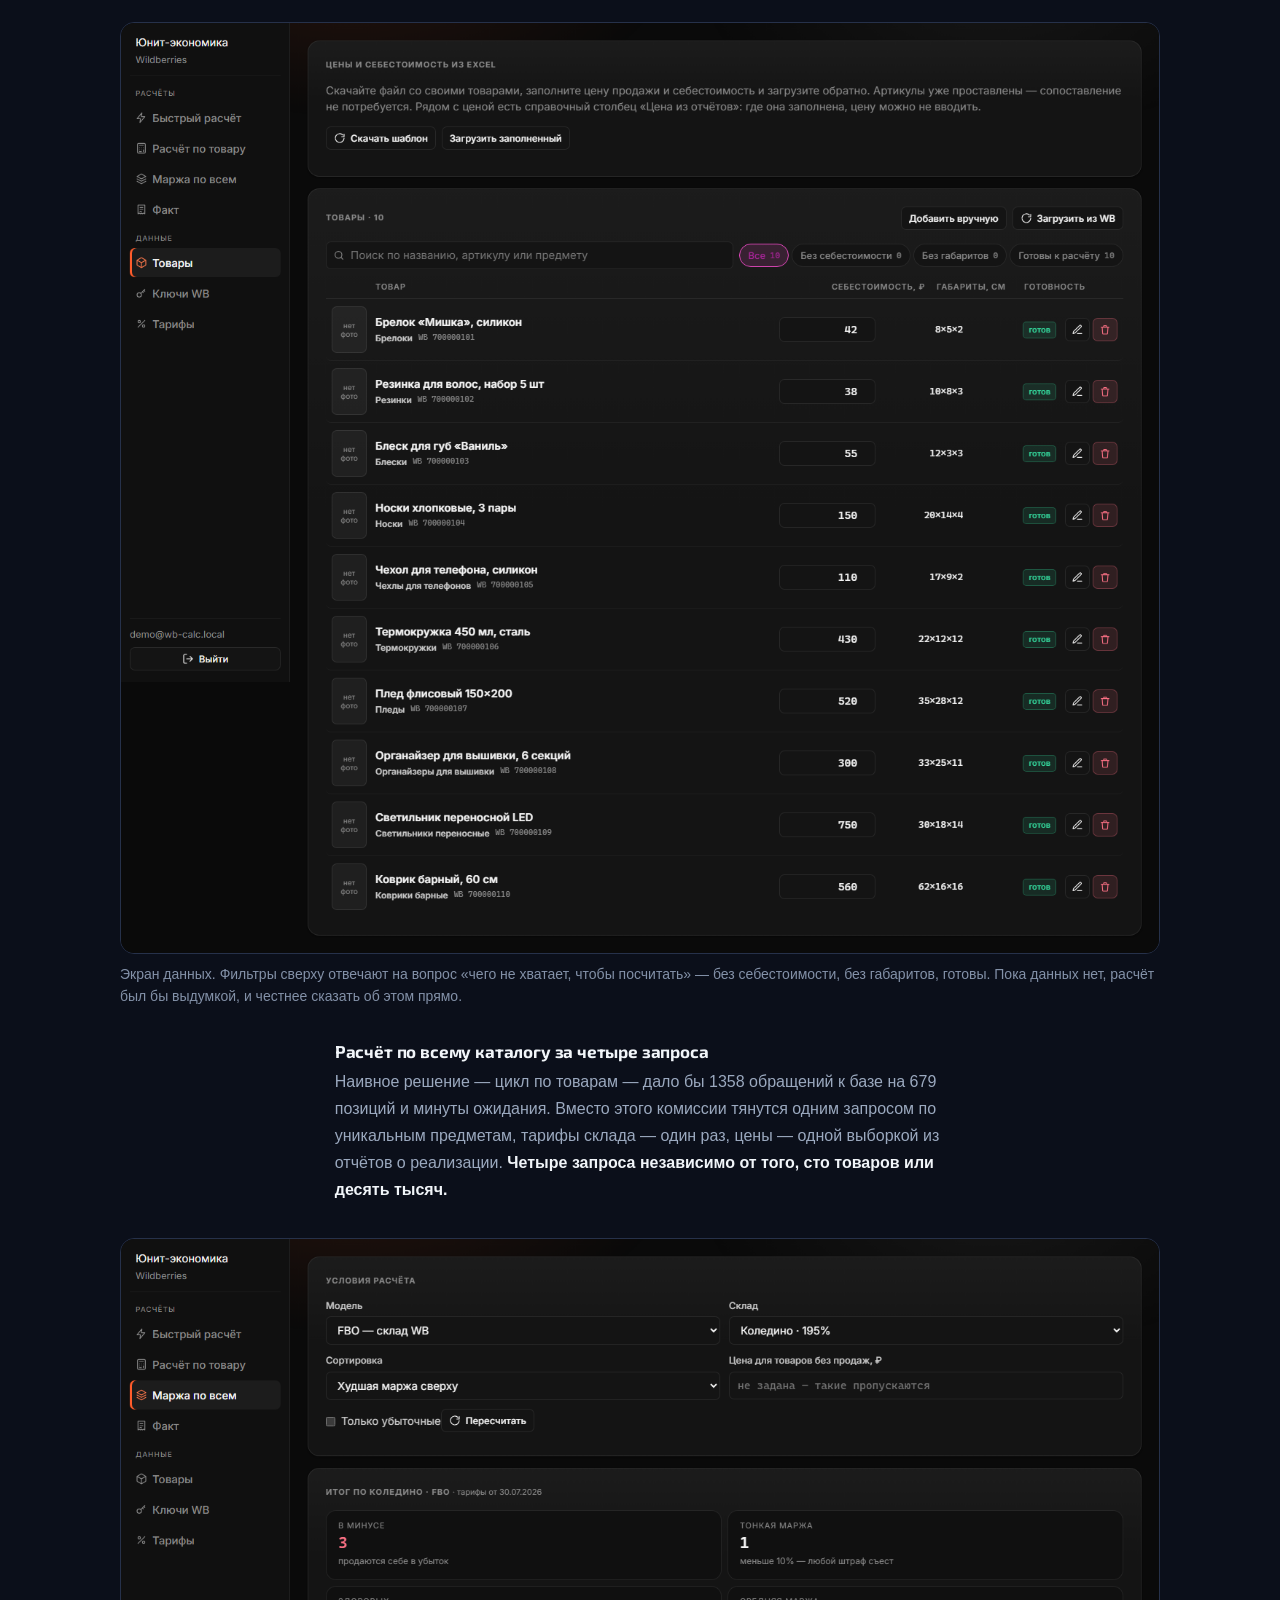
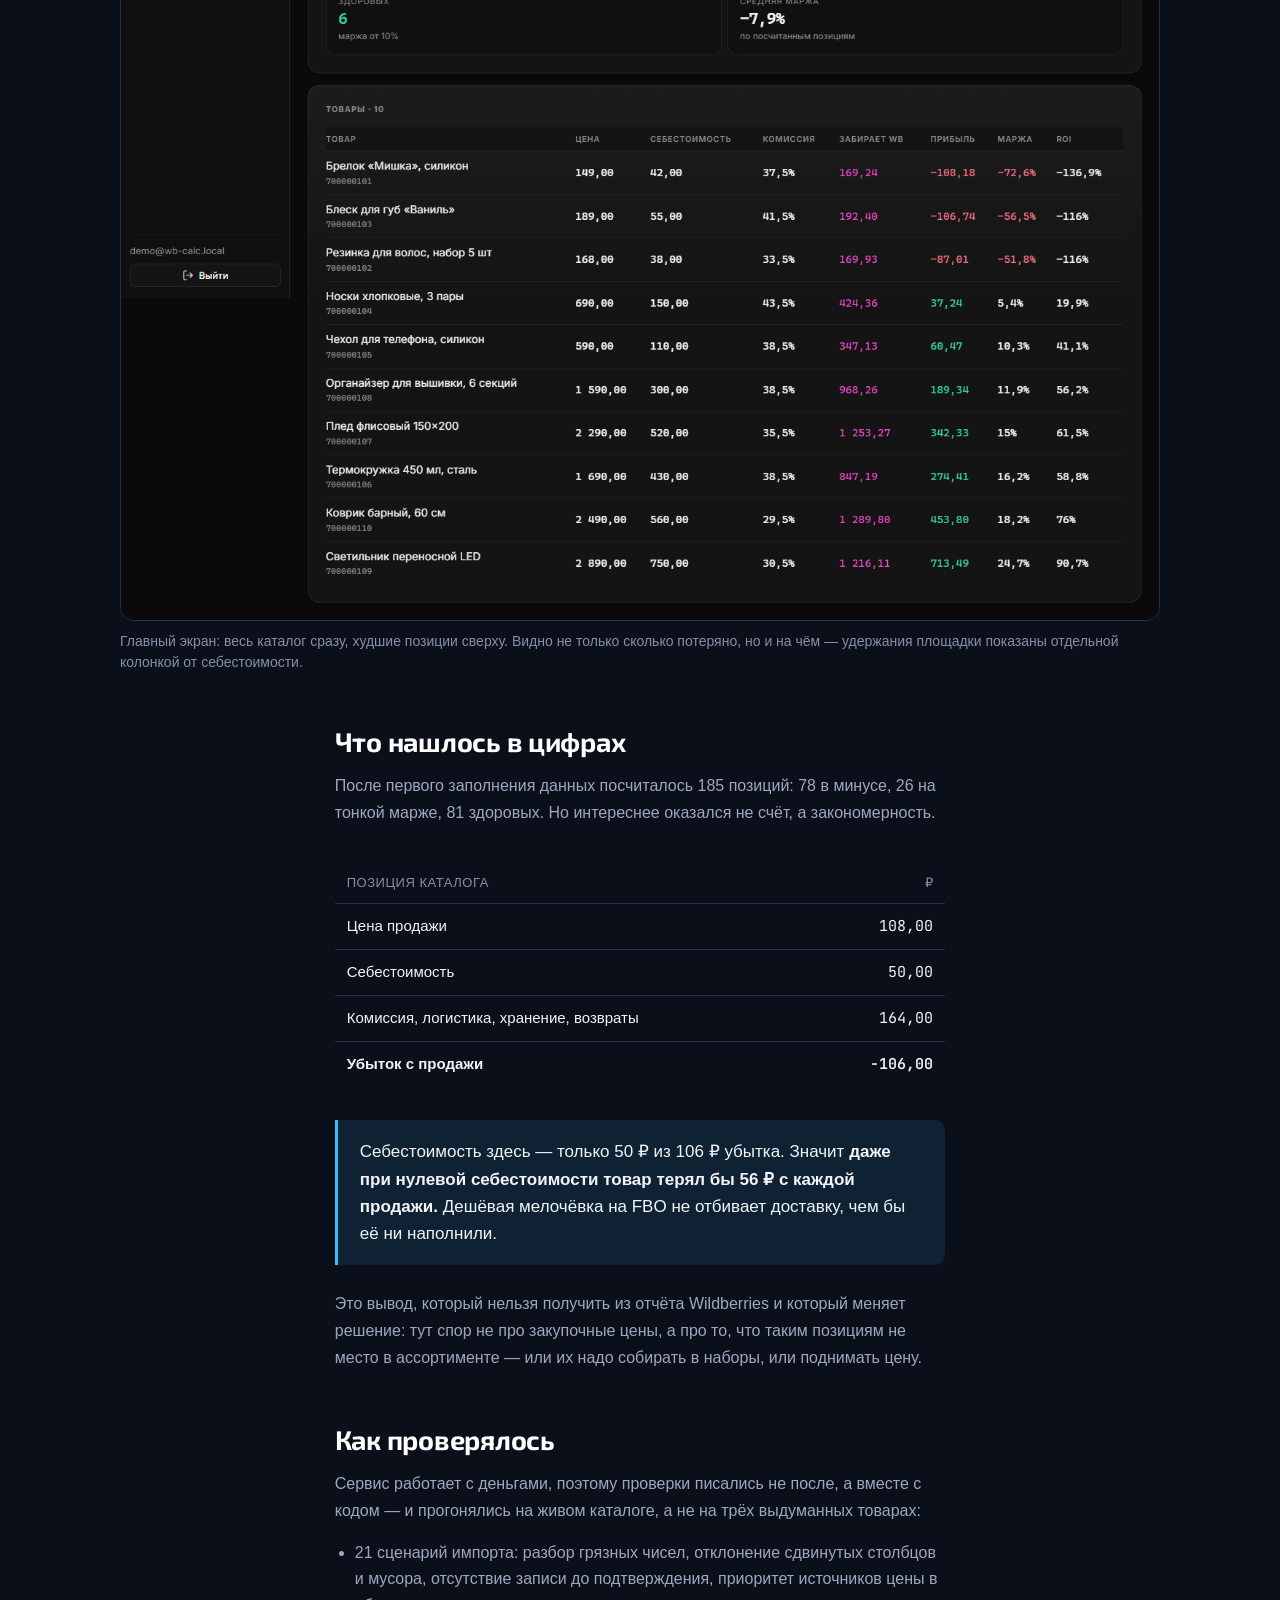
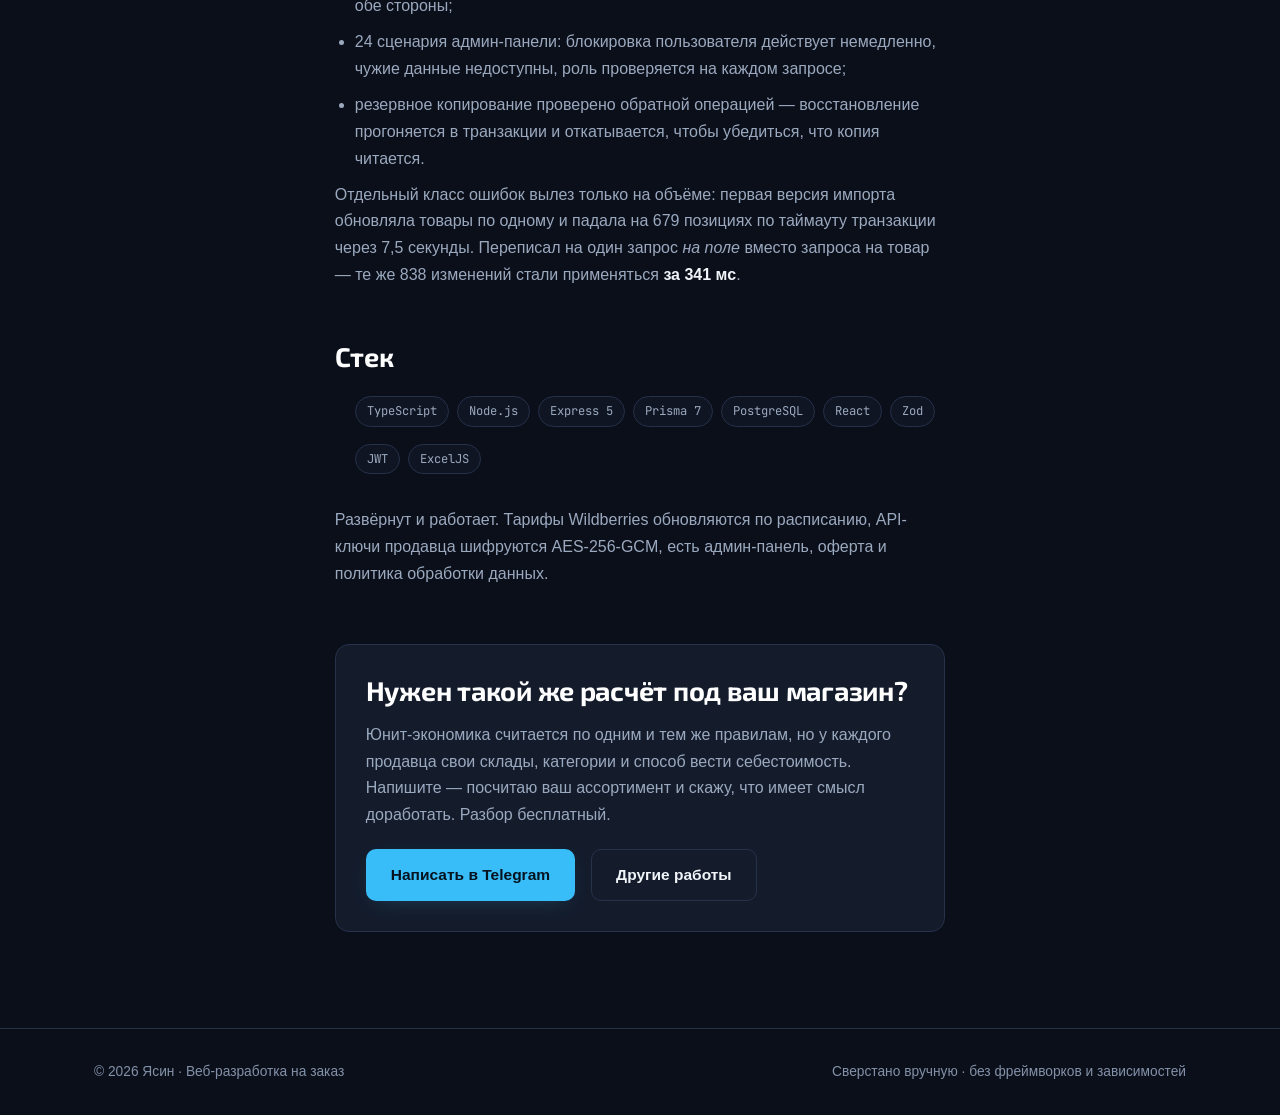
<file: case-wb.html>
<!DOCTYPE html>
<html lang="ru">
<head>
  <meta charset="UTF-8">
  <meta name="viewport" content="width=device-width, initial-scale=1.0">
  <title>Кейс: калькулятор юнит-экономики Wildberries — Ясин</title>
  <meta name="description" content="Как устроен сервис, который считает реальную прибыль продавца на Wildberries по всему каталогу сразу: задача, решения, проверенные цифры на каталоге из 679 позиций.">

  <meta name="theme-color" content="#0b0f1a">
  <meta property="og:type" content="article">
  <meta property="og:title" content="Кейс: калькулятор юнит-экономики Wildberries">
  <meta property="og:description" content="679 позиций, 4 запроса к базе на весь каталог, массовый ввод себестоимости через Excel. Что нашлось в цифрах живого магазина.">
  <meta property="og:url" content="https://yasin274.github.io/case-wb.html">

  <link rel="icon" href="data:image/svg+xml,%3Csvg xmlns='http://www.w3.org/2000/svg' viewBox='0 0 32 32'%3E%3Crect width='32' height='32' rx='7' fill='%230b0f1a'/%3E%3Cpath d='M11 11l-4 5 4 5M21 11l4 5-4 5M18.5 8l-5 16' fill='none' stroke='%2338bdf8' stroke-width='2.2' stroke-linecap='round' stroke-linejoin='round'/%3E%3C/svg%3E">

  <link rel="stylesheet" href="fonts/fonts.css">
  <link rel="stylesheet" href="style.css">

  <style>
    /* Страница кейса переиспользует токены и типографику сайта.
       Здесь только то, чего нет на главной. */

    .case-hero { padding: 132px 0 56px; }
    .case-hero .eyebrow { margin-bottom: 14px; }
    .case-hero h1 {
      font-family: var(--font-display);
      font-size: clamp(30px, 5vw, 48px);
      line-height: 1.12;
      margin: 0 0 18px;
      letter-spacing: -0.02em;
    }
    .case-hero .lead {
      font-size: clamp(16px, 2.2vw, 19px);
      color: var(--text-muted);
      max-width: 62ch;
      margin: 0 0 30px;
    }

    /* Числа набраны моноширинным: цифры одной ширины не пляшут при чтении. */
    .num-grid {
      display: grid;
      grid-template-columns: repeat(auto-fit, minmax(190px, 1fr));
      gap: 14px;
      margin: 34px 0 0;
      padding: 0;
      list-style: none;
    }
    .num-grid li {
      background: var(--surface);
      border: 1px solid var(--border);
      border-radius: var(--radius);
      padding: 18px 20px;
    }
    .num-grid b {
      display: block;
      font-family: var(--font-mono);
      font-size: 27px;
      font-variant-numeric: tabular-nums;
      color: var(--accent);
      line-height: 1.15;
      margin-bottom: 6px;
    }
    .num-grid span { color: var(--text-muted); font-size: 14px; line-height: 1.45; }

    .case-body { max-width: 74ch; }
    .case-body h2 {
      font-family: var(--font-display);
      font-size: clamp(21px, 3vw, 27px);
      margin: 52px 0 16px;
      letter-spacing: -0.01em;
    }
    .case-body h3 {
      font-size: 17px;
      margin: 30px 0 8px;
      color: var(--text);
    }
    .case-body p { color: var(--text-muted); margin: 0 0 15px; line-height: 1.68; }
    .case-body strong, .case-body b { color: var(--text); font-weight: 600; }
    .case-body ul { color: var(--text-muted); line-height: 1.68; padding-left: 20px; }
    .case-body li { margin-bottom: 9px; }

    /* Выноска для главного вывода — того, ради чего кейс и читают. */
    .pull {
      border-left: 3px solid var(--accent);
      background: var(--accent-soft);
      border-radius: 0 var(--radius-sm) var(--radius-sm) 0;
      padding: 18px 22px;
      margin: 26px 0;
    }
    .pull p { color: var(--text); margin: 0; font-size: 17px; line-height: 1.6; }

    .ledger {
      width: 100%;
      border-collapse: collapse;
      margin: 20px 0 8px;
      font-size: 15px;
    }
    .ledger th, .ledger td {
      padding: 10px 12px;
      border-bottom: 1px solid var(--border);
      text-align: left;
    }
    .ledger th { color: var(--text-faint); font-weight: 500; font-size: 13px; text-transform: uppercase; letter-spacing: .04em; }
    .ledger td:last-child, .ledger th:last-child { text-align: right; font-family: var(--font-mono); font-variant-numeric: tabular-nums; }
    .ledger tr:last-child td { border-bottom: none; font-weight: 600; color: var(--text); }
    .loss { color: #f87171; }
    .table-scroll { overflow-x: auto; }

    /* Заголовок таблицы для скринридера: видящий понимает её из текста рядом,
       слушающий — нет, а таблица без подписи в озвучке повисает в воздухе. */
    .visually-hidden {
      position: absolute;
      width: 1px; height: 1px;
      margin: -1px; padding: 0;
      overflow: hidden;
      clip: rect(0 0 0 0);
      white-space: nowrap;
      border: 0;
    }

    /* Скриншоты: рамка и подпись, чтобы картинка не висела в воздухе.
       Размеры проставлены в разметке — иначе при загрузке страница дёргается. */
    /* Скриншот шире текстовой колонки: в 74 символа таблица нечитаема.
       Ширина ограничена окном минус поля, поэтому вбок ничего не выезжает. */
    .shot {
      width: min(1040px, calc(100vw - 48px));
      margin: 34px 0 34px 50%;
      transform: translateX(-50%);
    }
    .shot img {
      width: 100%;
      height: auto;
      display: block;
      border: 1px solid var(--border);
      border-radius: var(--radius);
      background: var(--bg-soft);
    }
    .shot figcaption {
      color: var(--text-faint);
      font-size: 14px;
      line-height: 1.55;
      margin-top: 10px;
    }

    .case-cta {
      background: var(--surface);
      border: 1px solid var(--border);
      border-radius: var(--radius);
      padding: 30px;
      margin: 56px 0 0;
    }
    .case-cta h2 { margin-top: 0; }

    .back-link {
      display: inline-flex;
      align-items: center;
      gap: 7px;
      color: var(--text-muted);
      text-decoration: none;
      font-size: 15px;
      margin-bottom: 26px;
      transition: color var(--t);
    }
    .back-link:hover { color: var(--accent); }

    @media (max-width: 640px) {
      .case-hero { padding: 108px 0 40px; }
      .case-cta { padding: 22px; }
    }
  </style>
  <!-- Класса js здесь намеренно нет: он включает скрытие блоков до появления,
       а script.js на этой странице не подключён — контент остался бы невидимым. -->
</head>
<body>

  <a class="skip-link" href="#main">Перейти к содержанию</a>

  <header class="nav" id="nav">
    <div class="nav-inner">
      <a class="nav-logo" href="index.html" aria-label="На главную">
        <span class="nav-logo-mark" aria-hidden="true">&lt;/&gt;</span>
        <span class="nav-logo-text">yasin<span class="accent">274</span></span>
      </a>
      <nav class="nav-links" aria-label="Основная навигация">
        <a href="index.html#services">Услуги</a>
        <a href="index.html#cases">Кейсы</a>
        <a href="index.html#about">Обо мне</a>
      </nav>
      <a class="btn btn-primary btn-sm nav-cta" href="https://t.me/yasin2099" target="_blank" rel="noopener">Написать</a>
    </div>
  </header>

  <main id="main">

    <section class="section case-hero">
      <div class="wrap">
        <a class="back-link" href="index.html#cases">← Все кейсы</a>
        <p class="eyebrow">Кейс · собственный продукт</p>
        <h1>Калькулятор юнит-экономики Wildberries</h1>
        <p class="lead">
          Продавец видит в кабинете Wildberries выручку, а не прибыль. Сервис
          считает, сколько на самом деле остаётся с каждого товара — и делает
          это сразу по всему каталогу, а не по одной позиции.
        </p>

        <ul class="num-grid">
          <li><b>679</b><span>позиций в каталоге, на котором всё проверялось</span></li>
          <li><b>4</b><span>запроса к базе на весь каталог, сколько бы в нём ни было товаров</span></li>
          <li><b>341 мс</b><span>на запись 838 значений себестоимости</span></li>
          <li><b>21 / 21</b><span>автопроверок импорта проходят на живых данных</span></li>
        </ul>
      </div>
    </section>

    <section class="section" style="padding-top:0">
      <div class="wrap case-body">

        <h2>Задача</h2>
        <p>
          Wildberries удерживает с продажи комиссию категории, логистику,
          хранение, приёмку, возвраты, эквайринг, штрафы — каждое своей
          формулой и своей строкой в отчёте. Логистика зависит от объёма
          упаковки и коэффициента конкретного склада, а он гуляет от 75 % до
          445 %. Свести это в одну цифру в Excel можно, но каждый раз заново и
          с ошибками.
        </p>
        <p>
          Свести один товар — полдня. Свести шестьсот — не сделает никто.
          Поэтому продавцы обычно не знают, какие позиции их кормят, а какие
          проедают.
        </p>

        <h2>Что оказалось настоящей проблемой</h2>
        <p>
          Считать маржу я научился быстро. Дальше выяснилось, что считать
          нечего: <b>у 383 позиций из 679 вообще не было цены</b>, а
          себестоимость стояла у одной. Формулы были готовы, а данных под них
          не существовало.
        </p>
        <p>
          Это и определило остальную работу. Красивый расчёт по одному товару
          бесполезен, если продавец не может за разумное время внести данные по
          всему ассортименту.
        </p>

        <h3>Массовый ввод через Excel — в два конца</h3>
        <p>
          Продавец скачивает файл со <em>своими</em> артикулами, заполняет
          столбцы и загружает обратно. Сопоставление при таком порядке просто
          не возникает — артикулы в файле уже правильные.
        </p>
        <p>
          Между загрузкой и записью обязательный предпросмотр: что именно
          изменится и на что. Импорт переписывает данные по всему каталогу, и
          сдвинутый на одну колонку файл испортил бы расчёты по сотням позиций
          молча. Отдельно ловятся типовые беды живых таблиц: «1 200,50 ₽» с
          неразрывным пробелом читается как число, пустая ячейка означает
          «пропустить», а не «обнулить», а цена 1500, попавшая в графу
          «Выкуп, %», отклоняется как неправдоподобная.
        </p>

        <figure class="shot">
          <img src="images/wb-import.png" width="1424" height="1277"
               loading="lazy" decoding="async"
               alt="Экран «Товары»: сверху блок «Цены и себестоимость из Excel» с кнопками «Скачать шаблон» и «Загрузить заполненный». Ниже список товаров с полем себестоимости, габаритами и отметкой готовности к расчёту, а также фильтры «Без себестоимости», «Без габаритов», «Готовы к расчёту».">
          <figcaption>
            Экран данных. Фильтры сверху отвечают на вопрос «чего не хватает,
            чтобы посчитать» — без себестоимости, без габаритов, готовы. Пока
            данных нет, расчёт был бы выдумкой, и честнее сказать об этом прямо.
          </figcaption>
        </figure>

        <h3>Расчёт по всему каталогу за четыре запроса</h3>
        <p>
          Наивное решение — цикл по товарам — дало бы 1358 обращений к базе на
          679 позиций и минуты ожидания. Вместо этого комиссии тянутся одним
          запросом по уникальным предметам, тарифы склада — один раз, цены —
          одной выборкой из отчётов о реализации. <b>Четыре запроса
          независимо от того, сто товаров или десять тысяч.</b>
        </p>

        <figure class="shot">
          <img src="images/wb-margins.png" width="1424" height="1346"
               loading="lazy" decoding="async"
               alt="Экран «Маржа по всем»: сводка — 3 позиции в минусе, 1 с тонкой маржой, 6 здоровых, средняя маржа минус 7,9 процента. Ниже таблица из десяти товаров с ценой, себестоимостью, комиссией, суммой удержаний WB, прибылью, маржой и ROI; убыточные строки подсвечены.">
          <figcaption>
            Главный экран: весь каталог сразу, худшие позиции сверху. Видно не
            только сколько потеряно, но и на чём — удержания площадки показаны
            отдельной колонкой от себестоимости.
          </figcaption>
        </figure>

        <h2>Что нашлось в цифрах</h2>
        <p>
          После первого заполнения данных посчиталось 185 позиций: 78 в минусе,
          26 на тонкой марже, 81 здоровых. Но интереснее оказался не счёт, а
          закономерность.
        </p>

        <div class="table-scroll">
          <table class="ledger">
            <caption class="visually-hidden">Разбор убыточной позиции</caption>
            <thead>
              <tr><th>Позиция каталога</th><th>₽</th></tr>
            </thead>
            <tbody>
              <tr><td>Цена продажи</td><td>108,00</td></tr>
              <tr><td>Себестоимость</td><td>50,00</td></tr>
              <tr><td>Комиссия, логистика, хранение, возвраты</td><td>164,00</td></tr>
              <tr><td class="loss">Убыток с продажи</td><td class="loss">−106,00</td></tr>
            </tbody>
          </table>
        </div>

        <div class="pull">
          <p>
            Себестоимость здесь — только 50 ₽ из 106 ₽ убытка. Значит
            <b>даже при нулевой себестоимости товар терял бы 56 ₽ с каждой
            продажи.</b> Дешёвая мелочёвка на FBO не отбивает доставку, чем бы
            её ни наполнили.
          </p>
        </div>

        <p>
          Это вывод, который нельзя получить из отчёта Wildberries и который
          меняет решение: тут спор не про закупочные цены, а про то, что таким
          позициям не место в ассортименте — или их надо собирать в наборы,
          или поднимать цену.
        </p>

        <h2>Как проверялось</h2>
        <p>
          Сервис работает с деньгами, поэтому проверки писались не после, а
          вместе с кодом — и прогонялись на живом каталоге, а не на трёх
          выдуманных товарах:
        </p>
        <ul>
          <li>21 сценарий импорта: разбор грязных чисел, отклонение сдвинутых
              столбцов и мусора, отсутствие записи до подтверждения, приоритет
              источников цены в обе стороны;</li>
          <li>24 сценария админ-панели: блокировка пользователя действует
              немедленно, чужие данные недоступны, роль проверяется на каждом
              запросе;</li>
          <li>резервное копирование проверено обратной операцией —
              восстановление прогоняется в транзакции и откатывается, чтобы
              убедиться, что копия читается.</li>
        </ul>
        <p>
          Отдельный класс ошибок вылез только на объёме: первая версия импорта
          обновляла товары по одному и падала на 679 позициях по таймауту
          транзакции через 7,5 секунды. Переписал на один запрос
          <em>на поле</em> вместо запроса на товар — те же 838 изменений стали
          применяться <b>за 341 мс</b>.
        </p>

        <h2>Стек</h2>
        <ul class="case-tags">
          <li>TypeScript</li><li>Node.js</li><li>Express 5</li>
          <li>Prisma 7</li><li>PostgreSQL</li><li>React</li>
          <li>Zod</li><li>JWT</li><li>ExcelJS</li>
        </ul>
        <p style="margin-top:16px">
          Развёрнут и работает. Тарифы Wildberries обновляются по расписанию,
          API-ключи продавца шифруются AES-256-GCM, есть админ-панель, оферта
          и политика обработки данных.
        </p>

        <div class="case-cta">
          <h2>Нужен такой же расчёт под ваш магазин?</h2>
          <p>
            Юнит-экономика считается по одним и тем же правилам, но у каждого
            продавца свои склады, категории и способ вести себестоимость.
            Напишите — посчитаю ваш ассортимент и скажу, что имеет смысл
            доработать. Разбор бесплатный.
          </p>
          <div class="hero-actions" style="margin-top:20px">
            <a class="btn btn-primary" href="https://t.me/yasin2099" target="_blank" rel="noopener">Написать в Telegram</a>
            <a class="btn btn-ghost" href="index.html#cases">Другие работы</a>
          </div>
        </div>

      </div>
    </section>

  </main>

  <footer class="site-footer">
    <div class="wrap footer-inner">
      <span>© <span id="year">2026</span> Ясин · Веб-разработка на заказ</span>
      <span class="footer-tech">Сверстано вручную · без фреймворков и зависимостей</span>
    </div>
  </footer>

  <script>
    document.getElementById("year").textContent = new Date().getFullYear();
  </script>
</body>
</html>
</file>
<file: fonts/fonts.css>
/* ============================================================
   Local fonts (offline build) — woff2 subsets from Google Fonts.
   Exo 2 and JetBrains Mono are variable fonts: one file serves
   the whole 400–700 weight range. Licensed under SIL OFL 1.1.
   ============================================================ */

@font-face {
  font-family: 'Exo 2';
  font-style: normal;
  font-weight: 400 700;
  font-display: swap;
  src: url('exo2-cyrillic.woff2') format('woff2');
  unicode-range: U+0301, U+0400-045F, U+0490-0491, U+04B0-04B1, U+2116;
}

@font-face {
  font-family: 'Exo 2';
  font-style: normal;
  font-weight: 400 700;
  font-display: swap;
  src: url('exo2-latin.woff2') format('woff2');
  unicode-range: U+0000-00FF, U+0131, U+0152-0153, U+02BB-02BC, U+02C6, U+02DA, U+02DC, U+0304, U+0308, U+0329, U+2000-206F, U+20AC, U+2122, U+2191, U+2193, U+2212, U+2215, U+FEFF, U+FFFD;
}

@font-face {
  font-family: 'JetBrains Mono';
  font-style: normal;
  font-weight: 400 700;
  font-display: swap;
  src: url('jetbrainsmono-cyrillic.woff2') format('woff2');
  unicode-range: U+0301, U+0400-045F, U+0490-0491, U+04B0-04B1, U+2116;
}

@font-face {
  font-family: 'JetBrains Mono';
  font-style: normal;
  font-weight: 400 700;
  font-display: swap;
  src: url('jetbrainsmono-latin.woff2') format('woff2');
  unicode-range: U+0000-00FF, U+0131, U+0152-0153, U+02BB-02BC, U+02C6, U+02DA, U+02DC, U+0304, U+0308, U+0329, U+2000-206F, U+20AC, U+2122, U+2191, U+2193, U+2212, U+2215, U+FEFF, U+FFFD;
}

@font-face {
  font-family: 'Orbitron';
  font-style: normal;
  font-weight: 700;
  font-display: swap;
  src: url('orbitron-latin.woff2') format('woff2');
  unicode-range: U+0000-00FF, U+0131, U+0152-0153, U+02BB-02BC, U+02C6, U+02DA, U+02DC, U+0304, U+0308, U+0329, U+2000-206F, U+20AC, U+2122, U+2191, U+2193, U+2212, U+2215, U+FEFF, U+FFFD;
}
</file>
<file: style.css>
/* ============================================================
   PORTFOLIO — dark slate UI, client-facing
   Vanilla CSS, no dependencies, no external requests.

   Palette contrast (WCAG AA on --bg):
     --text        #F1F5F9  ~17:1
     --text-muted  #9BA9BF  ~7.5:1
     --accent      #38BDF8  ~8:1
   ============================================================ */

:root {
  --bg:            #0b0f1a;
  --bg-soft:       #0f1522;
  --surface:       #141c2c;
  --surface-2:     #1a2434;
  --border:        #26314a;
  --border-soft:   rgba(56, 189, 248, 0.14);

  --text:          #f1f5f9;
  --text-muted:    #9ba9bf;
  /* Замерено в браузере: #6e7c93 давал 4.03:1 на поверхности карточки —
     ниже нормы 4.5 для мелкого текста, а им набраны подписи технологий,
     сроки в тарифах и метки контактов.

     Проверять нужно по САМОМУ СВЕТЛОМУ фону, а не по основному: у
     выделенного тарифа подложка светлее остальных карточек, и промежуточный
     #7b89a0 проходил везде, кроме него — 4.4:1.

     #8391a8 даёт 4.89:1 на выделенном тарифе, 5.34:1 на обычной карточке и
     6:1 на фоне страницы, оставаясь тише основного текста на 1.8 пункта. */
  --text-faint:    #8391a8;

  --accent:        #38bdf8;
  --accent-strong: #0ea5e9;
  --accent-soft:   rgba(56, 189, 248, 0.11);
  --accent-glow:   rgba(56, 189, 248, 0.28);
  --money:         #34d399;

  --font-display:  "Exo 2", "Segoe UI", sans-serif;
  --font-body:     -apple-system, BlinkMacSystemFont, "Segoe UI", Roboto,
                   "Helvetica Neue", Arial, sans-serif;
  --font-mono:     "JetBrains Mono", Consolas, monospace;

  --s-1:  8px;
  --s-2:  16px;
  --s-3:  24px;
  --s-4:  32px;
  --s-5:  48px;
  --s-6:  64px;
  --s-7:  96px;

  --radius:    14px;
  --radius-sm: 10px;
  --t:         200ms cubic-bezier(0.4, 0, 0.2, 1);
  --maxw:      1140px;
}

*, *::before, *::after {
  box-sizing: border-box;
  margin: 0;
  padding: 0;
}

html {
  scroll-behavior: smooth;
  scrollbar-color: var(--border) var(--bg);
}

body {
  background: var(--bg);
  color: var(--text);
  font-family: var(--font-body);
  font-size: 16px;
  line-height: 1.65;
  overflow-x: hidden;
  -webkit-font-smoothing: antialiased;
}

/* Ambient background, split in two layers so the glows can drift while the
   grid stays put. Both fixed — no layout cost, no scroll cost. */
body::before {
  content: "";
  position: fixed;
  inset: 0;
  z-index: -1;
  pointer-events: none;
  background:
    linear-gradient(rgba(56, 189, 248, 0.025) 1px, transparent 1px),
    linear-gradient(90deg, rgba(56, 189, 248, 0.025) 1px, transparent 1px);
  background-size: 64px 64px, 64px 64px;
}

body::after {
  content: "";
  position: fixed;
  inset: -12%;
  z-index: -2;
  pointer-events: none;
  background:
    radial-gradient(ellipse 55% 40% at 12% 4%, rgba(56, 189, 248, 0.15), transparent 62%),
    radial-gradient(ellipse 45% 35% at 92% 14%, rgba(52, 211, 153, 0.07), transparent 62%);
  /* transform-only animation: composited, never repaints */
  animation: glow-drift 26s ease-in-out infinite alternate;
}

@keyframes glow-drift {
  to { transform: translate3d(2.5%, 1.5%, 0) scale(1.07); }
}

img { max-width: 100%; height: auto; }

a { color: inherit; text-decoration: none; }

:focus-visible {
  outline: 2px solid var(--accent);
  outline-offset: 3px;
  border-radius: 4px;
}

.wrap {
  width: 100%;
  max-width: var(--maxw);
  margin: 0 auto;
  padding: 0 var(--s-3);
}

.skip-link {
  position: absolute;
  left: -9999px;
  top: 0;
  z-index: 100;
  padding: 12px 18px;
  background: var(--accent);
  color: #06121f;
  font-weight: 600;
}
.skip-link:focus { left: var(--s-2); top: var(--s-2); }

.accent, .accent-text { color: var(--accent); }

/* ============================================================
   Typography
   ============================================================ */

h1, h2, h3 {
  font-family: var(--font-display);
  font-weight: 700;
  line-height: 1.15;
  letter-spacing: -0.01em;
  color: #fff;
}

.eyebrow {
  font-family: var(--font-mono);
  font-size: 0.8rem;
  letter-spacing: 0.14em;
  text-transform: uppercase;
  color: var(--accent);
}

.section-title {
  font-size: clamp(1.55rem, 3.4vw, 2.15rem);
  display: flex;
  align-items: baseline;
  gap: 12px;
}

.title-decor {
  font-family: var(--font-mono);
  color: var(--accent);
  opacity: 0.55;
  font-size: 0.75em;
}

.section-sub {
  color: var(--text-muted);
  max-width: 62ch;
  margin-top: var(--s-2);
}

/* ============================================================
   Buttons
   ============================================================ */

.btn {
  display: inline-flex;
  align-items: center;
  justify-content: center;
  min-height: 46px;
  padding: 12px 24px;
  border: 1px solid transparent;
  border-radius: var(--radius-sm);
  font-family: var(--font-body);
  font-size: 0.97rem;
  font-weight: 600;
  cursor: pointer;
  transition: transform var(--t), background var(--t), border-color var(--t),
              box-shadow var(--t), color var(--t);
}

.btn-sm { min-height: 40px; padding: 8px 18px; font-size: 0.9rem; }
.btn-block { width: 100%; margin-top: auto; }

/* Отклик на нажатие: без него кнопка на тач-устройстве кажется мёртвой. */
.btn:active { transform: translateY(0) scale(0.975); }

.btn-primary {
  background: var(--accent);
  color: #06121f;
  box-shadow: 0 6px 22px -10px var(--accent-glow);
}
.btn-primary:hover {
  background: #5cccfa;
  transform: translateY(-2px);
  box-shadow: 0 12px 28px -12px var(--accent-glow);
}

.btn-ghost {
  background: transparent;
  border-color: var(--border);
  color: var(--text);
}
.btn-ghost:hover {
  border-color: var(--accent);
  color: var(--accent);
  background: var(--accent-soft);
  transform: translateY(-2px);
}

/* ============================================================
   Nav
   ============================================================ */

.nav {
  position: sticky;
  top: 0;
  z-index: 50;
  background: rgba(11, 15, 26, 0.78);
  backdrop-filter: blur(12px);
  border-bottom: 1px solid transparent;
  transition: border-color var(--t), background var(--t);
}
.nav.is-stuck {
  border-bottom-color: var(--border);
  background: rgba(11, 15, 26, 0.92);
}

.nav-inner {
  width: 100%;
  max-width: var(--maxw);
  margin: 0 auto;
  padding: 12px var(--s-3);
  display: flex;
  align-items: center;
  gap: var(--s-3);
}

.nav-logo {
  display: inline-flex;
  align-items: center;
  gap: 9px;
  font-family: var(--font-mono);
  font-weight: 700;
  letter-spacing: -0.02em;
}
.nav-logo-mark { color: var(--accent); opacity: 0.75; }

.nav-links {
  display: flex;
  gap: var(--s-3);
  margin-left: auto;
  font-size: 0.94rem;
}
.nav-links a {
  position: relative;
  color: var(--text-muted);
  padding: 6px 2px;
  transition: color var(--t);
}
.nav-links a::after {
  content: "";
  position: absolute;
  left: 0;
  right: 0;
  bottom: 0;
  height: 1px;
  background: var(--accent);
  transform: scaleX(0);
  transform-origin: 0 50%;
  transition: transform 260ms cubic-bezier(0.16, 1, 0.3, 1);
}
.nav-links a:hover { color: var(--text); }
.nav-links a:hover::after { transform: scaleX(1); }

.nav-cta { flex-shrink: 0; }

/* Полоса прогресса чтения. scaleX вместо width — анимируется на композиторе. */
.scroll-progress {
  position: absolute;
  left: 0;
  right: 0;
  bottom: -1px;
  height: 2px;
  background: linear-gradient(90deg, var(--accent), var(--money));
  transform: scaleX(0);
  transform-origin: 0 50%;
}

/* ============================================================
   Hero
   ============================================================ */

.hero { padding-top: clamp(var(--s-6), 11vw, 120px); }

.hero-inner { padding-bottom: var(--s-6); }

.hero-title {
  font-size: clamp(2.05rem, 6.2vw, 3.7rem);
  margin: var(--s-3) 0 var(--s-3);
}

/* Строки заголовка выезжают из-под маски. Работает и без JS.
   padding/margin компенсируют overflow: hidden, иначе обрезаются выносные
   элементы букв (у, р, б). */
.hero-title .line {
  display: block;
  overflow: hidden;
  padding-bottom: 0.09em;
  margin-bottom: -0.09em;
}
.hero-title .line > span {
  display: inline-block;
  transform: translateY(105%);
  animation: line-up 780ms cubic-bezier(0.16, 1, 0.3, 1) forwards;
}
.hero-title .line:nth-child(1) > span { animation-delay:  60ms; }
.hero-title .line:nth-child(2) > span { animation-delay: 180ms; }
.hero-title .line:nth-child(3) > span { animation-delay: 300ms; }

@keyframes line-up { to { transform: translateY(0); } }

.hero-lead {
  max-width: 60ch;
  font-size: clamp(1rem, 1.6vw, 1.12rem);
  color: var(--text-muted);
}

.hero-actions {
  display: flex;
  flex-wrap: wrap;
  gap: var(--s-2);
  margin-top: var(--s-4);
}

.hero-stats, .about-stats {
  display: grid;
  grid-template-columns: repeat(auto-fit, minmax(190px, 1fr));
  gap: var(--s-2);
  margin-top: var(--s-6);
}

.stat {
  padding: var(--s-3);
  background: var(--surface);
  border: 1px solid var(--border);
  border-radius: var(--radius);
}
.stat dt {
  font-size: 0.83rem;
  color: var(--text-muted);
  line-height: 1.45;
}
.stat dd {
  font-family: var(--font-display);
  font-size: 2.1rem;
  font-weight: 700;
  color: var(--accent);
  margin-top: 6px;
  /* цифры одной ширины — счётчик не дёргает вёрстку при перерисовке */
  font-variant-numeric: tabular-nums;
}

/* Tech strip */
.tech-strip {
  border-top: 1px solid var(--border);
  border-bottom: 1px solid var(--border);
  background: rgba(20, 28, 44, 0.5);
}
.tech-strip-inner {
  display: flex;
  flex-wrap: wrap;
  gap: var(--s-2) var(--s-4);
  justify-content: center;
  padding-top: var(--s-2);
  padding-bottom: var(--s-2);
  font-family: var(--font-mono);
  font-size: 0.84rem;
  color: var(--text-faint);
  letter-spacing: 0.03em;
}

/* ============================================================
   Sections
   ============================================================ */

.section { padding: var(--s-7) 0; }

.section-head { margin-bottom: var(--s-5); }

/* ============================================================
   Services / pricing tiers
   ============================================================ */

.tiers {
  display: grid;
  grid-template-columns: repeat(auto-fit, minmax(280px, 1fr));
  gap: var(--s-3);
  align-items: stretch;
}

.tier {
  position: relative;
  display: flex;
  flex-direction: column;
  padding: var(--s-4) var(--s-3) var(--s-3);
  background: var(--surface);
  border: 1px solid var(--border);
  border-radius: var(--radius);
  transition: transform var(--t), border-color var(--t), box-shadow var(--t);
}
.tier:hover {
  transform: translateY(-4px);
  border-color: var(--border-soft);
  box-shadow: 0 20px 40px -26px rgba(0, 0, 0, 0.8);
}

.tier-featured {
  border-color: var(--accent);
  background: linear-gradient(180deg, var(--accent-soft), transparent 42%), var(--surface-2);
  box-shadow: 0 18px 44px -28px var(--accent-glow);
}

.tier-badge {
  position: absolute;
  top: -12px;
  left: var(--s-3);
  padding: 4px 12px;
  background: var(--accent);
  color: #06121f;
  border-radius: 100px;
  font-family: var(--font-mono);
  font-size: 0.7rem;
  font-weight: 700;
  letter-spacing: 0.05em;
  text-transform: uppercase;
}

.tier-head {
  display: flex;
  align-items: center;
  gap: 12px;
}

.tier-icon, .case-icon, .contact-icon {
  display: inline-flex;
  align-items: center;
  justify-content: center;
  flex-shrink: 0;
  width: 42px;
  height: 42px;
  border-radius: var(--radius-sm);
  background: var(--accent-soft);
  border: 1px solid var(--border-soft);
  color: var(--accent);
  transition: transform 300ms cubic-bezier(0.34, 1.56, 0.64, 1),
              background var(--t), border-color var(--t);
}

.tier:hover .tier-icon,
.case:hover .case-icon,
.contact-card:hover .contact-icon {
  transform: scale(1.09) rotate(-5deg);
  background: rgba(56, 189, 248, 0.18);
  border-color: var(--accent);
}
.tier-icon svg, .case-icon svg, .contact-icon svg { width: 22px; height: 22px; }

.tier-name { font-size: 1.25rem; }

.tier-price {
  margin-top: var(--s-3);
  font-size: 1rem;
  color: var(--text-muted);
}
.tier-price b {
  font-family: var(--font-display);
  font-size: 1.9rem;
  font-weight: 700;
  color: var(--money);
}

.tier-term {
  font-family: var(--font-mono);
  font-size: 0.82rem;
  color: var(--text-faint);
  margin-top: 2px;
}

.tier-desc {
  margin-top: var(--s-2);
  padding-bottom: var(--s-2);
  border-bottom: 1px solid var(--border);
  color: var(--text);
  font-size: 0.95rem;
}

.tier-list {
  list-style: none;
  margin: var(--s-2) 0 var(--s-3);
  display: grid;
  gap: 10px;
  font-size: 0.93rem;
  color: var(--text-muted);
}
.tier-list li {
  position: relative;
  padding-left: 24px;
  line-height: 1.5;
}
.tier-list li::before {
  content: "";
  position: absolute;
  left: 4px;
  top: 7px;
  width: 9px;
  height: 5px;
  border-left: 2px solid var(--accent);
  border-bottom: 2px solid var(--accent);
  transform: rotate(-45deg);
}

.tiers-note {
  margin-top: var(--s-4);
  padding: var(--s-3);
  background: var(--bg-soft);
  border: 1px dashed var(--border);
  border-radius: var(--radius);
  color: var(--text-muted);
  font-size: 0.95rem;
}
.tiers-note b { color: var(--money); }

/* ============================================================
   Filters
   ============================================================ */

.section-head:has(.filters) {
  display: flex;
  flex-wrap: wrap;
  align-items: center;
  justify-content: space-between;
  gap: var(--s-2);
}

.filters { display: flex; flex-wrap: wrap; gap: var(--s-1); }

.filter {
  min-height: 40px;
  padding: 8px 16px;
  background: transparent;
  border: 1px solid var(--border);
  border-radius: 100px;
  color: var(--text-muted);
  font-family: var(--font-mono);
  font-size: 0.82rem;
  cursor: pointer;
  transition: color var(--t), border-color var(--t), background var(--t);
}
.filter:hover { color: var(--text); border-color: var(--accent); }
.filter.is-active {
  color: var(--accent);
  border-color: var(--accent);
  background: var(--accent-soft);
}

/* ============================================================
   Cases
   ============================================================ */

.cases {
  display: grid;
  grid-template-columns: repeat(auto-fit, minmax(300px, 1fr));
  gap: var(--s-3);
}

.case {
  display: flex;
  flex-direction: column;
  padding: var(--s-3);
  background: var(--surface);
  border: 1px solid var(--border);
  border-radius: var(--radius);
  transition: transform var(--t), border-color var(--t), box-shadow var(--t);
}
.case:hover {
  transform: translateY(-4px);
  border-color: var(--border-soft);
  box-shadow: 0 20px 40px -26px rgba(0, 0, 0, 0.8);
}

/* Фильтр: карточка сначала гаснет, и только потом убирается из потока —
   иначе сетка перестраивается рывком. */
.case.is-leaving {
  opacity: 0;
  transform: scale(0.97);
  pointer-events: none;
}
.case.is-hidden { display: none; }
.case.is-entering { animation: case-in 340ms cubic-bezier(0.16, 1, 0.3, 1) both; }

@keyframes case-in {
  from { opacity: 0; transform: translateY(10px) scale(0.985); }
}

.case-wide {
  grid-column: 1 / -1;
  background: linear-gradient(135deg, var(--surface-2), var(--surface) 55%);
}

.case-top {
  display: flex;
  align-items: center;
  gap: 14px;
  margin-bottom: var(--s-2);
}

.case-kicker {
  font-family: var(--font-mono);
  font-size: 0.74rem;
  letter-spacing: 0.08em;
  text-transform: uppercase;
  color: var(--accent);
  opacity: 0.85;
}

.case-title { font-size: clamp(1.15rem, 2.2vw, 1.45rem); }

/* Пометка об авторстве чужого макета. Стоит перед описанием и выделена
   рамкой: заказчик должен увидеть её раньше, чем решит, что дизайн мой. */
.case-note {
  margin-bottom: var(--s-2);
  padding: 10px var(--s-2);
  border-left: 2px solid var(--accent);
  background: var(--accent-soft);
  border-radius: 0 var(--radius-sm) var(--radius-sm) 0;
  font-size: 0.88rem;
  color: var(--text-muted);
  max-width: 76ch;
}
.case-note a {
  color: var(--accent);
  border-bottom: 1px solid transparent;
  transition: border-color var(--t);
}
.case-note a:hover { border-bottom-color: var(--accent); }

.case-text {
  color: var(--text-muted);
  font-size: 0.96rem;
  max-width: 76ch;
}
.case-text b { color: var(--text); font-weight: 600; }

/* Скриншот кейса. width/height в разметке держат место до загрузки —
   без этого страница дёргается (CLS). */
.case-media {
  margin: var(--s-3) 0 0;
}
.case-media img {
  display: block;
  width: 100%;
  height: auto;
  border: 1px solid var(--border);
  border-radius: var(--radius-sm);
  background: #fff;
}
.case-media figcaption {
  margin-top: 10px;
  font-size: 0.86rem;
  color: var(--text-faint);
}

.case-facts {
  list-style: none;
  display: flex;
  flex-wrap: wrap;
  gap: var(--s-1) var(--s-3);
  margin-top: var(--s-3);
  padding: var(--s-2) 0;
  border-top: 1px solid var(--border);
  border-bottom: 1px solid var(--border);
  font-size: 0.88rem;
  color: var(--text-muted);
}
.case-facts b {
  font-family: var(--font-display);
  color: var(--money);
  font-size: 1.05rem;
}

.case-tags {
  list-style: none;
  display: flex;
  flex-wrap: wrap;
  gap: var(--s-1);
  margin: var(--s-3) 0;
}
.case-tags li {
  padding: 4px 11px;
  background: var(--bg-soft);
  border: 1px solid var(--border);
  border-radius: 100px;
  font-family: var(--font-mono);
  font-size: 0.76rem;
  color: var(--text-muted);
}

.case-links {
  display: flex;
  flex-wrap: wrap;
  align-items: center;
  gap: var(--s-3);
  margin-top: auto;
  padding-top: var(--s-1);
  font-size: 0.93rem;
  font-weight: 600;
}

.link-primary {
  color: var(--accent);
  border-bottom: 1px solid transparent;
  transition: border-color var(--t);
}
.link-primary:hover { border-bottom-color: var(--accent); }

.link-code {
  color: var(--text-muted);
  border-bottom: 1px solid transparent;
  transition: color var(--t), border-color var(--t);
}
.link-code:hover { color: var(--text); border-bottom-color: var(--text-faint); }

.link-muted {
  color: var(--text-faint);
  font-weight: 400;
  font-family: var(--font-mono);
  font-size: 0.82rem;
}

/* ============================================================
   Process steps
   ============================================================ */

.steps {
  list-style: none;
  display: grid;
  grid-template-columns: repeat(auto-fit, minmax(230px, 1fr));
  gap: var(--s-3);
  counter-reset: step;
}

.step {
  padding: var(--s-3);
  background: var(--surface);
  border: 1px solid var(--border);
  border-radius: var(--radius);
  border-top: 2px solid var(--accent);
}
.step h3 { font-size: 1.08rem; margin: 10px 0 8px; }
.step p { color: var(--text-muted); font-size: 0.93rem; }

.step-num {
  font-family: var(--font-mono);
  font-size: 0.82rem;
  font-weight: 700;
  color: var(--accent);
  letter-spacing: 0.08em;
}

.process-note, .contact-lead {
  margin-top: var(--s-4);
  color: var(--text-muted);
  max-width: 72ch;
}
.process-note {
  padding: var(--s-3);
  background: var(--accent-soft);
  border: 1px solid var(--border-soft);
  border-radius: var(--radius);
}
.process-note b { color: var(--text); }

/* ============================================================
   About
   ============================================================ */

.about-grid {
  display: grid;
  grid-template-columns: minmax(0, 1.4fr) minmax(0, 1fr);
  gap: var(--s-5);
  align-items: start;
}
.about-text p { color: var(--text-muted); margin-top: var(--s-3); }
.about-text .section-title { margin-bottom: var(--s-1); }
.about-stats { margin-top: 0; grid-template-columns: 1fr; }

/* ============================================================
   FAQ
   ============================================================ */

.faq {
  display: grid;
  gap: var(--s-1);
  margin-top: var(--s-4);
  max-width: 860px;
}

.faq-item {
  background: var(--surface);
  border: 1px solid var(--border);
  border-radius: var(--radius-sm);
  transition: border-color var(--t);
}
.faq-item:hover { border-color: var(--border-soft); }
.faq-item[open] { border-color: var(--border-soft); }

.faq-item summary {
  display: flex;
  align-items: center;
  justify-content: space-between;
  gap: var(--s-2);
  min-height: 52px;
  padding: 14px var(--s-3);
  cursor: pointer;
  font-weight: 600;
  list-style: none;
}
.faq-item summary::-webkit-details-marker { display: none; }

.faq-item summary::after {
  content: "";
  flex-shrink: 0;
  width: 9px;
  height: 9px;
  border-right: 2px solid var(--accent);
  border-bottom: 2px solid var(--accent);
  transform: rotate(45deg) translateY(-2px);
  transition: transform var(--t);
}
.faq-item[open] summary::after { transform: rotate(225deg) translateY(-2px); }

.faq-item p {
  padding: 0 var(--s-3) var(--s-3);
  color: var(--text-muted);
  font-size: 0.95rem;
  max-width: 70ch;
}
.faq-item[open] p { animation: faq-in 280ms ease both; }

@keyframes faq-in {
  from { opacity: 0; transform: translateY(-6px); }
}

/* ============================================================
   Contact
   ============================================================ */

.section-contact {
  border-top: 1px solid var(--border);
  background:
    radial-gradient(ellipse 60% 100% at 50% 100%, var(--accent-soft), transparent 70%);
}

/* ============================================================
   Форма заявки
   ============================================================ */

.lead-form {
  margin-top: var(--s-4);
  padding: var(--s-4);
  background: var(--surface);
  border: 1px solid var(--border);
  border-radius: var(--radius);
  max-width: 760px;
}

.lead-row {
  display: grid;
  grid-template-columns: repeat(auto-fit, minmax(220px, 1fr));
  gap: var(--s-3);
}

.lead-field { display: flex; flex-direction: column; margin-bottom: var(--s-3); }

.lead-field label {
  font-family: var(--font-mono);
  font-size: 0.78rem;
  letter-spacing: 0.05em;
  text-transform: uppercase;
  color: var(--text-muted);
  margin-bottom: 7px;
}

.lead-field input,
.lead-field textarea {
  width: 100%;
  min-height: 46px;
  padding: 11px 14px;
  background: var(--bg-soft);
  border: 1px solid var(--border);
  border-radius: var(--radius-sm);
  color: var(--text);
  font-family: var(--font-body);
  font-size: 1rem;
  transition: border-color var(--t), background var(--t);
}
.lead-field textarea { resize: vertical; min-height: 104px; line-height: 1.55; }

.lead-field input::placeholder,
.lead-field textarea::placeholder { color: var(--text-faint); }

.lead-field input:focus,
.lead-field textarea:focus {
  outline: none;
  border-color: var(--accent);
  background: var(--surface-2);
}

/* Подсветка ошибки ставится только после попытки отправки, а не по мере
   набора: краснеющее на каждом символе поле раздражает. */
.lead-field.has-error input,
.lead-field.has-error textarea { border-color: #f87171; }

.lead-error {
  margin-top: 6px;
  font-size: 0.82rem;
  color: #fca5a5;
  min-height: 1.1em;
}

/* Ловушка для ботов: вне экрана, но доступна для автозаполнения. */
.lead-honey {
  position: absolute;
  left: -9999px;
  width: 1px;
  height: 1px;
  overflow: hidden;
}

.lead-actions {
  display: flex;
  flex-wrap: wrap;
  align-items: center;
  gap: var(--s-3);
}

.lead-status { font-size: 0.9rem; color: var(--text-muted); }
.lead-status.is-ok { color: var(--money); }
.lead-status.is-error { color: #fca5a5; }

.contact-or {
  margin-top: var(--s-5);
  font-family: var(--font-mono);
  font-size: 0.8rem;
  letter-spacing: 0.06em;
  text-transform: uppercase;
  color: var(--text-faint);
}

.contact-cards {
  display: grid;
  grid-template-columns: repeat(auto-fit, minmax(260px, 1fr));
  gap: var(--s-2);
  margin-top: var(--s-2);
}

.contact-card {
  display: flex;
  align-items: center;
  gap: 14px;
  min-height: 76px;
  padding: var(--s-2) var(--s-3);
  background: var(--surface);
  border: 1px solid var(--border);
  border-radius: var(--radius);
  transition: transform var(--t), border-color var(--t);
}
.contact-card:hover { transform: translateY(-3px); border-color: var(--accent); }

/* Основной канал связи выделен: заказчик должен видеть, куда писать. */
.contact-card-primary {
  border-color: var(--accent);
  background: linear-gradient(135deg, var(--accent-soft), transparent 60%), var(--surface-2);
  box-shadow: 0 14px 34px -24px var(--accent-glow);
}
.contact-card-primary .contact-label { color: var(--accent); }

.contact-info { display: flex; flex-direction: column; min-width: 0; }
.contact-label {
  font-family: var(--font-mono);
  font-size: 0.74rem;
  text-transform: uppercase;
  letter-spacing: 0.08em;
  color: var(--text-faint);
}
.contact-value { font-weight: 600; overflow-wrap: anywhere; }

/* ============================================================
   Footer
   ============================================================ */

.site-footer {
  border-top: 1px solid var(--border);
  padding: var(--s-4) 0;
  font-size: 0.86rem;
  color: var(--text-faint);
}
.footer-inner {
  display: flex;
  flex-wrap: wrap;
  gap: var(--s-1) var(--s-3);
  justify-content: space-between;
}

/* ============================================================
   Reveal on scroll
   ============================================================ */

.js .reveal {
  opacity: 0;
  transform: translateY(14px);
  transition: opacity 420ms ease, transform 420ms cubic-bezier(0.4, 0, 0.2, 1);
}
.js .reveal.is-visible { opacity: 1; transform: none; }

/* ============================================================
   Responsive
   ============================================================ */

@media (max-width: 900px) {
  .about-grid { grid-template-columns: 1fr; gap: var(--s-4); }
  .about-stats { grid-template-columns: repeat(auto-fit, minmax(170px, 1fr)); }
}

@media (max-width: 720px) {
  .nav-links { display: none; }
  .nav-cta { margin-left: auto; }
  .section { padding: var(--s-6) 0; }
  .hero-stats { margin-top: var(--s-5); }
  .stat dd { font-size: 1.8rem; }
  .hero-actions .btn { flex: 1 1 auto; }
}

/* Touch targets: every standalone control reaches 44px on pointer-coarse
   devices. Inline links inside body copy are exempt (WCAG 2.5.8). */
@media (max-width: 720px), (pointer: coarse) {
  .btn-sm { min-height: 44px; }
  .filter { min-height: 44px; padding: 10px 18px; }
  .nav-logo { min-height: 44px; }
  .case-links a {
    display: inline-flex;
    align-items: center;
    min-height: 44px;
  }
}

@media (prefers-reduced-motion: reduce) {
  html { scroll-behavior: auto; }
  *, *::before, *::after {
    animation-duration: 0.01ms !important;
    transition-duration: 0.01ms !important;
    animation-iteration-count: 1 !important;
  }
  .js .reveal { opacity: 1; transform: none; }

  /* Ничего не двигается и не выезжает: конечное состояние сразу. */
  body::after { animation: none; }
  .hero-title .line > span { transform: none; animation: none; }
  .case.is-entering, .faq-item[open] p { animation: none; }
  .tier:hover .tier-icon,
  .case:hover .case-icon,
  .contact-card:hover .contact-icon { transform: none; }
}
</file>
